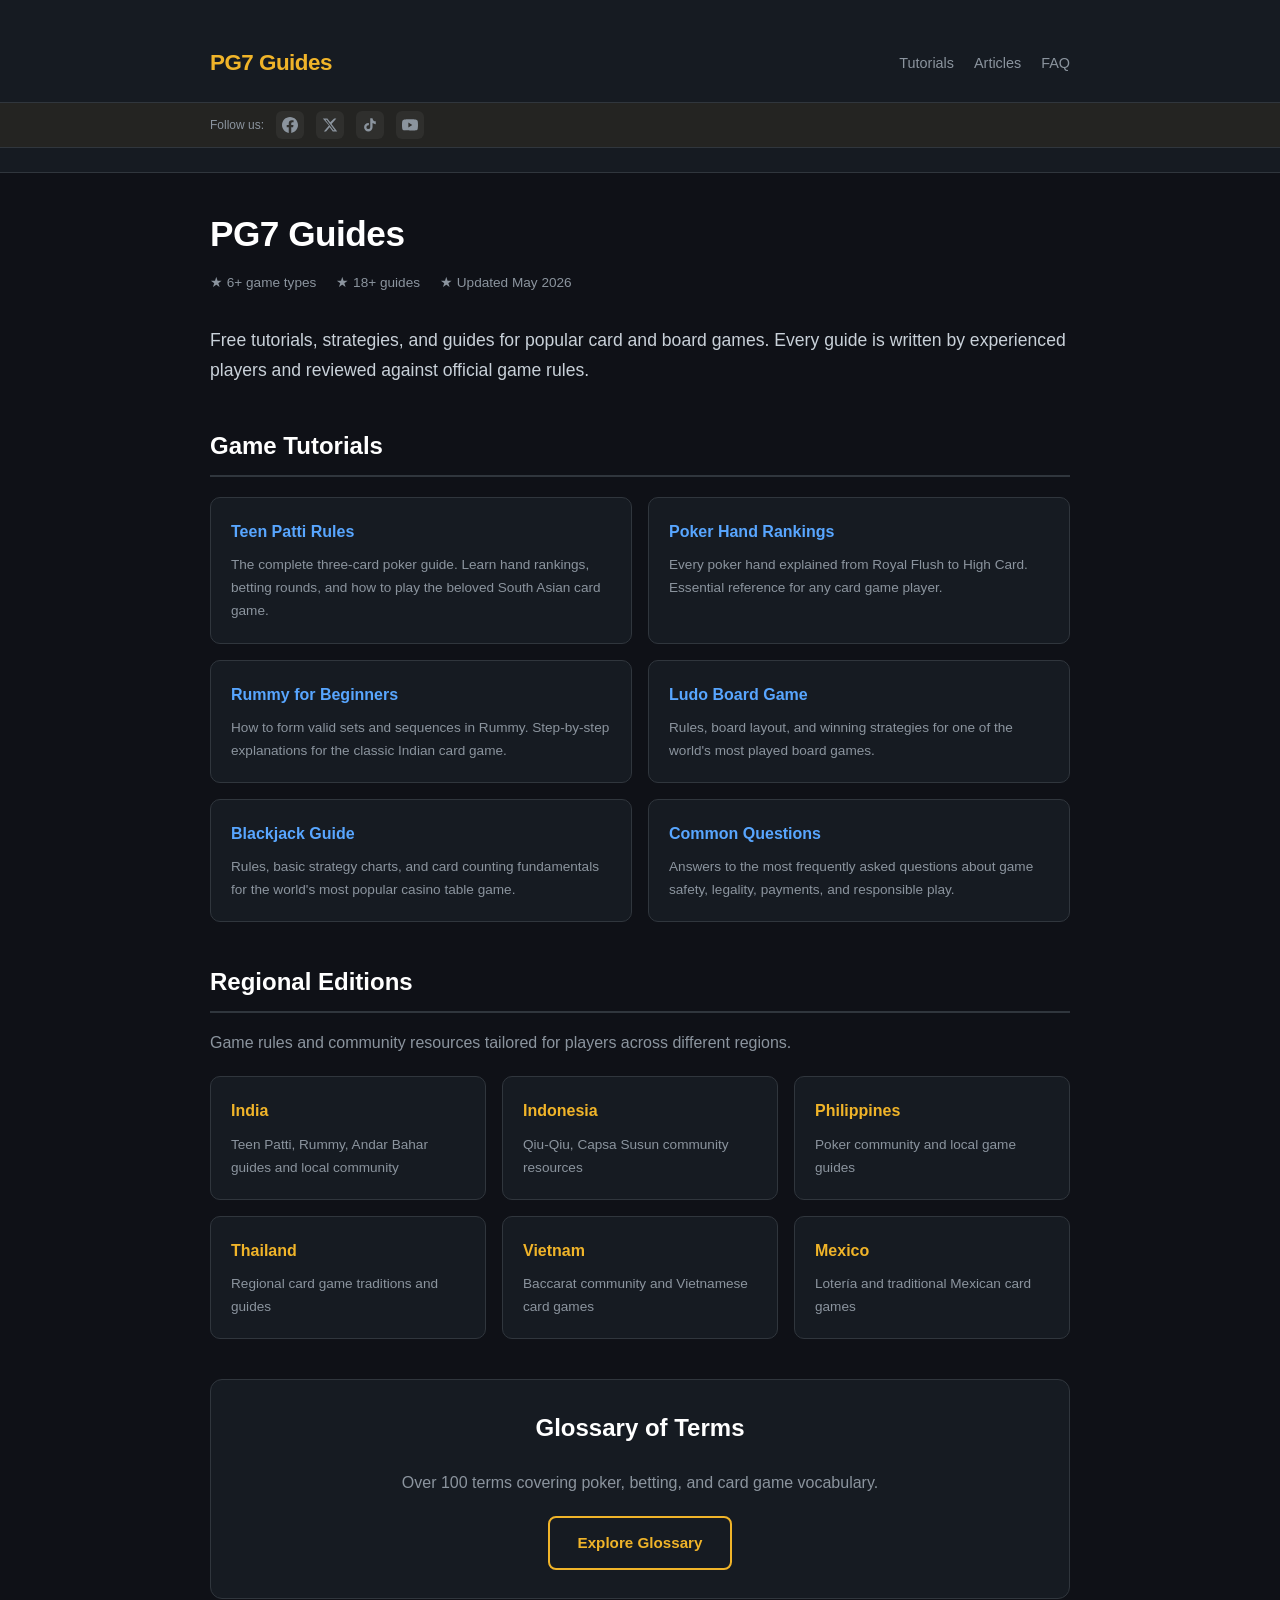
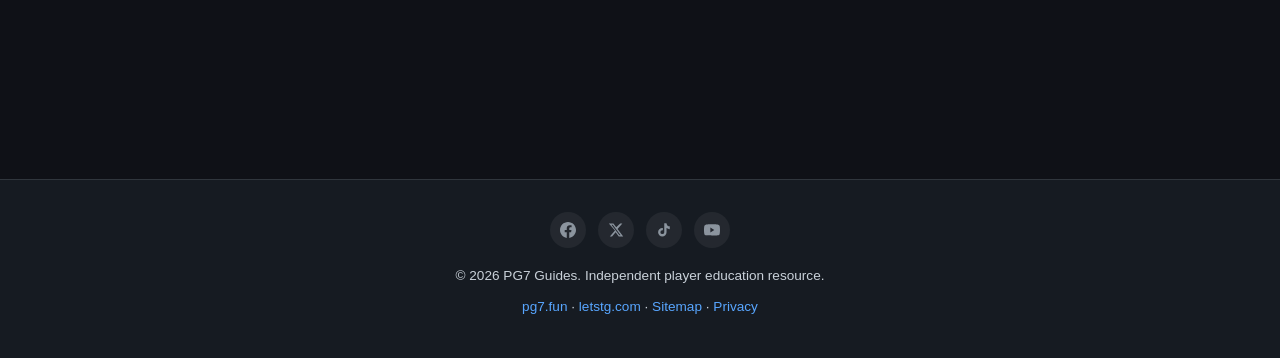
<file: index.html>
<!DOCTYPE html>
<html lang="en">
<head>
  <meta charset="UTF-8">
  <meta name="viewport" content="width=device-width, initial-scale=1.0">
  <title>PG7 Guides — Free Game Tutorials & Strategies [2026]</title>
  <meta name="description" content="Step-by-step guides for Teen Patti, Rummy, Poker, Ludo, and Blackjack. Built by experienced players, backed by math. Updated for 2026.">
  <meta property="og:title" content="PG7 Guides — Free Game Tutorials & Strategies [2026]">
  <meta property="og:description" content="Step-by-step guides for Teen Patti, Rummy, Poker, Ludo, and Blackjack. Built by experienced players, backed by math. Updated for 2026.">
  <meta property="og:type" content="website">
  <meta property="og:site_name" content="PG7 Guides">
  <meta property="og:image" content="https://pg7-guides.github.io/pg7-guides/assets/img/og-image.png">
  <meta name="twitter:card" content="summary_large_image">
  <meta name="twitter:title" content="PG7 Guides — Free Game Tutorials & Strategies [2026]">
  <meta name="twitter:description" content="Step-by-step guides for Teen Patti, Rummy, Poker, Ludo, and Blackjack. Built by experienced players, backed by math. Updated for 2026.">
  <meta name="twitter:image" content="https://pg7-guides.github.io/pg7-guides/assets/img/og-image.png">
<script type="application/ld+json">{
  "@context": "https://schema.org",
  "@type": "WebSite",
  "name": "PG7 Guides",
  "url": "https://pg7-guides.github.io/pg7-guides",
  "description": "Free game tutorials, strategies, and guides for popular card and board games. Built by players, backed by math.",
  "potentialAction": {
    "@type": "SearchAction",
    "target": {
      "@type": "EntryPoint",
      "urlTemplate": "https://pg7-guides.github.io/pg7-guides/?q={search_term_string}"
    },
    "query-input": "required name=search_term_string"
  }
}</script>

  <link rel="canonical" href="https://pg7-guides.github.io/pg7-guides/index.html">
  <link rel="stylesheet" href="assets/css/style.css">
  <link rel="icon" type="image/svg+xml" href="data:image/svg+xml,<svg xmlns='http://www.w3.org/2000/svg' viewBox='0 0 100 100'><text y='.9em' font-size='90'>&#x1F0B0;</text></svg>">
  <meta name="theme-color" content="#0f1117">
</head>
<body>
  <header>
  <div class="header-top">
    <div class="header-inner">
      <a href="index.html" class="logo">PG7 Guides</a>
      <nav><a href="tutorials/index.html">Tutorials</a><a href="articles/index.html">Articles</a><a href="faq/index.html">FAQ</a></nav>
    </div>
  </div>
  <div class="social-bar">
    <div class="social-bar-inner">
      <span class="social-bar-label">Follow us:</span>
      <a href="https://www.facebook.com/profile.php?id=61589384997044" target="_blank" rel="noopener noreferrer" title="Facebook" aria-label="Facebook" class="social-icon"><svg xmlns="http://www.w3.org/2000/svg" width="16" height="16" viewBox="0 0 24 24" fill="currentColor"><path d="M24 12.073c0-6.627-5.373-12-12-12s-12 5.373-12 12c0 5.99 4.388 10.954 10.125 11.854v-8.385H7.078v-3.47h3.047V9.43c0-3.007 1.792-4.669 4.533-4.669 1.312 0 2.686.235 2.686.235v2.953H15.83c-1.491 0-1.956.925-1.956 1.874v2.25h3.328l-.532 3.47h-2.796v8.385C19.612 23.027 24 18.062 24 12.073z"/></svg></a><a href="https://x.com/pg7_fun" target="_blank" rel="noopener noreferrer" title="X (Twitter)" aria-label="X (Twitter)" class="social-icon"><svg xmlns="http://www.w3.org/2000/svg" width="16" height="16" viewBox="0 0 24 24" fill="currentColor"><path d="M18.244 2.25h3.308l-7.227 8.26 8.502 11.24H16.17l-4.714-6.231-5.401 6.231H2.746l7.73-8.835L1.254 2.25H8.08l4.259 5.631 5.905-5.631zm-1.161 17.52h1.833L7.084 4.126H5.117z"/></svg></a><a href="https://www.tiktok.com/@pg7.fun" target="_blank" rel="noopener noreferrer" title="TikTok" aria-label="TikTok" class="social-icon"><svg xmlns="http://www.w3.org/2000/svg" width="16" height="16" viewBox="0 0 24 24" fill="currentColor"><path d="M19.59 6.69a4.83 4.83 0 0 1-3.77-4.25V2h-3.45v13.67a2.89 2.89 0 0 1-2.88 2.5 2.89 2.89 0 0 1-2.89-2.89 2.89 2.89 0 0 1 2.89-2.89c.28 0 .54.04.79.1V9.01a6.33 6.33 0 0 0-.79-.05 6.34 6.34 0 0 0-6.34 6.34 6.34 6.34 0 0 0 6.34 6.34 6.34 6.34 0 0 0 6.33-6.34v-6.12a8.27 8.27 0 0 0 4.84 1.55V6.5a4.85 4.85 0 0 1-1.01-.19z"/></svg></a><a href="https://www.youtube.com/@pg7_fun" target="_blank" rel="noopener noreferrer" title="YouTube" aria-label="YouTube" class="social-icon"><svg xmlns="http://www.w3.org/2000/svg" width="16" height="16" viewBox="0 0 24 24" fill="currentColor"><path d="M23.498 6.186a3.016 3.016 0 0 0-2.122-2.136C19.505 3.545 12 3.545 12 3.545s-7.505 0-9.377.505A3.017 3.017 0 0 0 .502 6.186C0 8.07 0 12 0 12s0 3.93.502 5.814a3.016 3.016 0 0 0 2.122 2.136c1.871.505 9.376.505 9.376.505s7.505 0 9.377-.505a3.015 3.015 0 0 0 2.122-2.136C24 15.93 24 12 24 12s0-3.93-.502-5.814zM9.545 15.568V8.432L15.455 12l-5.91 3.568z"/></svg></a>
    </div>
  </div>
</header>
<main>
  <h1>PG7 Guides</h1>
  <p class="article-meta">
    <span>&#9733; 6+ game types</span><span>&#9733; 18+ guides</span><span>&#9733; Updated May 2026</span>
  </p>
  <p style="font-size:1.1rem;color:var(--text);margin-bottom:40px">Free tutorials, strategies, and guides for popular card and board games. Every guide is written by experienced players and reviewed against official game rules.</p>

  <h2>Game Tutorials</h2>
  <div class="related-grid">
    <a href="tutorials/teen-patti-rules.html" class="related-card"><h3>Teen Patti Rules</h3><p>The complete three-card poker guide. Learn hand rankings, betting rounds, and how to play the beloved South Asian card game.</p></a>
    <a href="tutorials/poker-hand-rankings.html" class="related-card"><h3>Poker Hand Rankings</h3><p>Every poker hand explained from Royal Flush to High Card. Essential reference for any card game player.</p></a>
    <a href="tutorials/rummy-beginners-guide.html" class="related-card"><h3>Rummy for Beginners</h3><p>How to form valid sets and sequences in Rummy. Step-by-step explanations for the classic Indian card game.</p></a>
    <a href="tutorials/ludo-board-game.html" class="related-card"><h3>Ludo Board Game</h3><p>Rules, board layout, and winning strategies for one of the world's most played board games.</p></a>
    <a href="tutorials/blackjack-strategy.html" class="related-card"><h3>Blackjack Guide</h3><p>Rules, basic strategy charts, and card counting fundamentals for the world's most popular casino table game.</p></a>
    <a href="faq/common-questions.html" class="related-card"><h3>Common Questions</h3><p>Answers to the most frequently asked questions about game safety, legality, payments, and responsible play.</p></a>
  </div>

  <h2>Regional Editions</h2>
  <p style="margin-bottom:20px;color:var(--text-muted)">Game rules and community resources tailored for players across different regions.</p>
  <div class="resource-grid">
    <a href="https://pg7.fun/regions/india" class="resource-card" rel="noopener"><h3>India</h3><p>Teen Patti, Rummy, Andar Bahar guides and local community</p></a>
    <a href="https://pg7.fun/regions/indonesia" class="resource-card" rel="noopener"><h3>Indonesia</h3><p>Qiu-Qiu, Capsa Susun community resources</p></a>
    <a href="https://pg7.fun/regions/philippines" class="resource-card" rel="noopener"><h3>Philippines</h3><p>Poker community and local game guides</p></a>
    <a href="https://pg7.fun/regions/thailand" class="resource-card" rel="noopener"><h3>Thailand</h3><p>Regional card game traditions and guides</p></a>
    <a href="https://pg7.fun/regions/vietnam" class="resource-card" rel="noopener"><h3>Vietnam</h3><p>Baccarat community and Vietnamese card games</p></a>
    <a href="https://pg7.fun/regions/mexico" class="resource-card" rel="noopener"><h3>Mexico</h3><p>Lotería and traditional Mexican card games</p></a>
  </div>

  <div class="cta-section">
    <h2>Glossary of Terms</h2>
    <p style="margin-bottom:20px;color:var(--text-muted)">Over 100 terms covering poker, betting, and card game vocabulary.</p>
    <a href="https://pg7.fun/glossary" class="btn btn-outline" rel="noopener">Explore Glossary</a>
  </div>
</main>
<footer>
  <div class="social-links"><a href="https://www.facebook.com/profile.php?id=61589384997044" target="_blank" rel="noopener noreferrer" title="Facebook" aria-label="Facebook"><svg xmlns="http://www.w3.org/2000/svg" width="16" height="16" viewBox="0 0 24 24" fill="currentColor"><path d="M24 12.073c0-6.627-5.373-12-12-12s-12 5.373-12 12c0 5.99 4.388 10.954 10.125 11.854v-8.385H7.078v-3.47h3.047V9.43c0-3.007 1.792-4.669 4.533-4.669 1.312 0 2.686.235 2.686.235v2.953H15.83c-1.491 0-1.956.925-1.956 1.874v2.25h3.328l-.532 3.47h-2.796v8.385C19.612 23.027 24 18.062 24 12.073z"/></svg></a>
    <a href="https://x.com/pg7_fun" target="_blank" rel="noopener noreferrer" title="X (Twitter)" aria-label="X (Twitter)"><svg xmlns="http://www.w3.org/2000/svg" width="16" height="16" viewBox="0 0 24 24" fill="currentColor"><path d="M18.244 2.25h3.308l-7.227 8.26 8.502 11.24H16.17l-4.714-6.231-5.401 6.231H2.746l7.73-8.835L1.254 2.25H8.08l4.259 5.631 5.905-5.631zm-1.161 17.52h1.833L7.084 4.126H5.117z"/></svg></a>
    <a href="https://www.tiktok.com/@pg7.fun" target="_blank" rel="noopener noreferrer" title="TikTok" aria-label="TikTok"><svg xmlns="http://www.w3.org/2000/svg" width="16" height="16" viewBox="0 0 24 24" fill="currentColor"><path d="M19.59 6.69a4.83 4.83 0 0 1-3.77-4.25V2h-3.45v13.67a2.89 2.89 0 0 1-2.88 2.5 2.89 2.89 0 0 1-2.89-2.89 2.89 2.89 0 0 1 2.89-2.89c.28 0 .54.04.79.1V9.01a6.33 6.33 0 0 0-.79-.05 6.34 6.34 0 0 0-6.34 6.34 6.34 6.34 0 0 0 6.34 6.34 6.34 6.34 0 0 0 6.33-6.34v-6.12a8.27 8.27 0 0 0 4.84 1.55V6.5a4.85 4.85 0 0 1-1.01-.19z"/></svg></a>
    <a href="https://www.youtube.com/@pg7_fun" target="_blank" rel="noopener noreferrer" title="YouTube" aria-label="YouTube"><svg xmlns="http://www.w3.org/2000/svg" width="16" height="16" viewBox="0 0 24 24" fill="currentColor"><path d="M23.498 6.186a3.016 3.016 0 0 0-2.122-2.136C19.505 3.545 12 3.545 12 3.545s-7.505 0-9.377.505A3.017 3.017 0 0 0 .502 6.186C0 8.07 0 12 0 12s0 3.93.502 5.814a3.016 3.016 0 0 0 2.122 2.136c1.871.505 9.376.505 9.376.505s7.505 0 9.377-.505a3.015 3.015 0 0 0 2.122-2.136C24 15.93 24 12 24 12s0-3.93-.502-5.814zM9.545 15.568V8.432L15.455 12l-5.91 3.568z"/></svg></a>
    </div>
  <p>&copy; 2026 PG7 Guides. Independent player education resource.</p>
  <p>
    <a href="https://pg7.fun">pg7.fun</a> &middot;
    <a href="https://letstg.com">letstg.com</a> &middot;
    <a href="https://pg7-guides.github.io/pg7-guides/sitemap.xml">Sitemap</a> &middot;
    <a href="https://pg7-guides.github.io/pg7-guides/robots.txt">Privacy</a>
  </p>
</footer>
<script src="/assets/js/main.js"></script>
  <script src="assets/js/main.js"></script>
</body>
</html>
</file>
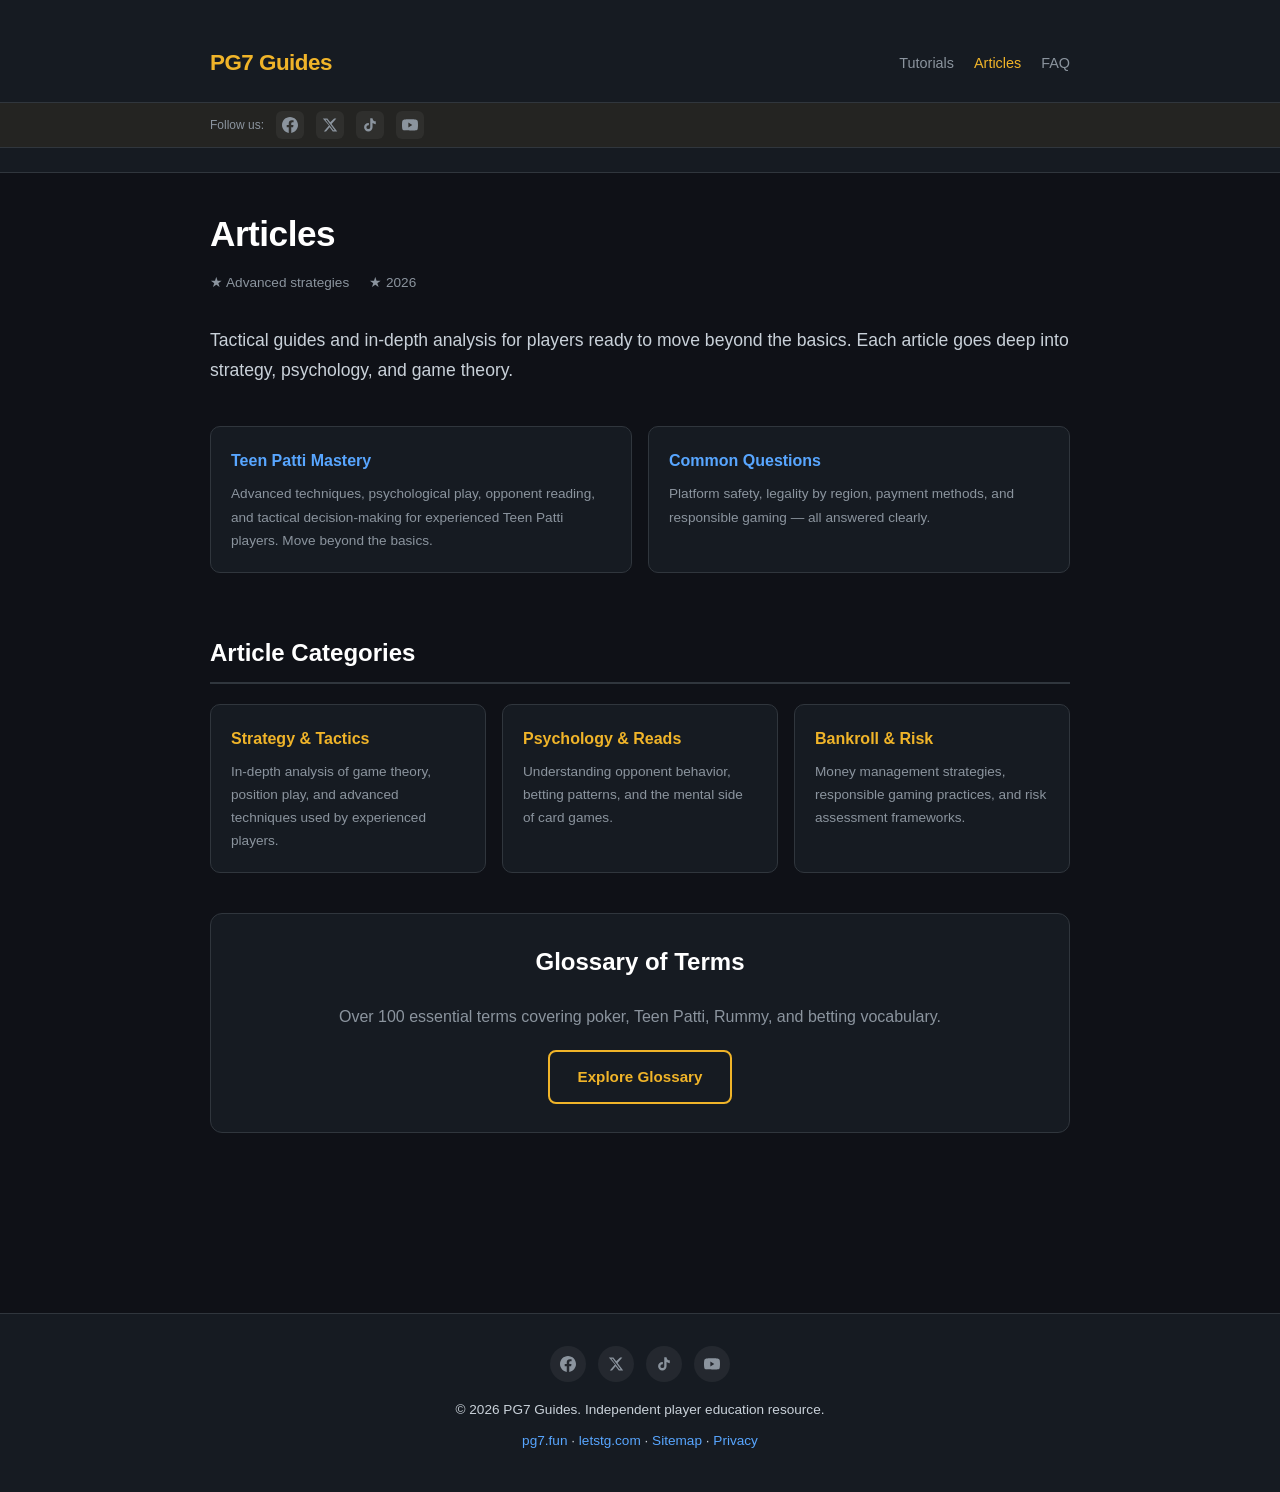
<file: articles/index.html>
<!DOCTYPE html>
<html lang="en">
<head>
  <meta charset="UTF-8">
  <meta name="viewport" content="width=device-width, initial-scale=1.0">
  <title>Articles | PG7 Guides</title>
  <meta name="description" content="Advanced game strategy articles and in-depth analysis. Move beyond the basics with expert-level content for Teen Patti, Rummy, and more.">
  <meta property="og:title" content="Articles | PG7 Guides">
  <meta property="og:description" content="Advanced game strategy articles and in-depth analysis. Move beyond the basics with expert-level content for Teen Patti, Rummy, and more.">
  <meta property="og:type" content="website">
  <meta property="og:site_name" content="PG7 Guides">
  <meta property="og:image" content="https://pg7-guides.github.io/pg7-guides/assets/img/og-image.png">
  <meta name="twitter:card" content="summary_large_image">
  <meta name="twitter:title" content="Articles | PG7 Guides">
  <meta name="twitter:description" content="Advanced game strategy articles and in-depth analysis. Move beyond the basics with expert-level content for Teen Patti, Rummy, and more.">
  <meta name="twitter:image" content="https://pg7-guides.github.io/pg7-guides/assets/img/og-image.png">

  <link rel="canonical" href="https://pg7-guides.github.io/pg7-guides/articles/index.html">
  <link rel="stylesheet" href="../assets/css/style.css">
  <link rel="icon" type="image/svg+xml" href="data:image/svg+xml,<svg xmlns='http://www.w3.org/2000/svg' viewBox='0 0 100 100'><text y='.9em' font-size='90'>&#x1F0B0;</text></svg>">
  <meta name="theme-color" content="#0f1117">
</head>
<body>
  <header>
  <div class="header-top">
    <div class="header-inner">
      <a href="index.html" class="logo">PG7 Guides</a>
      <nav><a href="tutorials/index.html">Tutorials</a><a href="articles/index.html" class="active">Articles</a><a href="faq/index.html">FAQ</a></nav>
    </div>
  </div>
  <div class="social-bar">
    <div class="social-bar-inner">
      <span class="social-bar-label">Follow us:</span>
      <a href="https://www.facebook.com/profile.php?id=61589384997044" target="_blank" rel="noopener noreferrer" title="Facebook" aria-label="Facebook" class="social-icon"><svg xmlns="http://www.w3.org/2000/svg" width="16" height="16" viewBox="0 0 24 24" fill="currentColor"><path d="M24 12.073c0-6.627-5.373-12-12-12s-12 5.373-12 12c0 5.99 4.388 10.954 10.125 11.854v-8.385H7.078v-3.47h3.047V9.43c0-3.007 1.792-4.669 4.533-4.669 1.312 0 2.686.235 2.686.235v2.953H15.83c-1.491 0-1.956.925-1.956 1.874v2.25h3.328l-.532 3.47h-2.796v8.385C19.612 23.027 24 18.062 24 12.073z"/></svg></a><a href="https://x.com/pg7_fun" target="_blank" rel="noopener noreferrer" title="X (Twitter)" aria-label="X (Twitter)" class="social-icon"><svg xmlns="http://www.w3.org/2000/svg" width="16" height="16" viewBox="0 0 24 24" fill="currentColor"><path d="M18.244 2.25h3.308l-7.227 8.26 8.502 11.24H16.17l-4.714-6.231-5.401 6.231H2.746l7.73-8.835L1.254 2.25H8.08l4.259 5.631 5.905-5.631zm-1.161 17.52h1.833L7.084 4.126H5.117z"/></svg></a><a href="https://www.tiktok.com/@pg7.fun" target="_blank" rel="noopener noreferrer" title="TikTok" aria-label="TikTok" class="social-icon"><svg xmlns="http://www.w3.org/2000/svg" width="16" height="16" viewBox="0 0 24 24" fill="currentColor"><path d="M19.59 6.69a4.83 4.83 0 0 1-3.77-4.25V2h-3.45v13.67a2.89 2.89 0 0 1-2.88 2.5 2.89 2.89 0 0 1-2.89-2.89 2.89 2.89 0 0 1 2.89-2.89c.28 0 .54.04.79.1V9.01a6.33 6.33 0 0 0-.79-.05 6.34 6.34 0 0 0-6.34 6.34 6.34 6.34 0 0 0 6.34 6.34 6.34 6.34 0 0 0 6.33-6.34v-6.12a8.27 8.27 0 0 0 4.84 1.55V6.5a4.85 4.85 0 0 1-1.01-.19z"/></svg></a><a href="https://www.youtube.com/@pg7_fun" target="_blank" rel="noopener noreferrer" title="YouTube" aria-label="YouTube" class="social-icon"><svg xmlns="http://www.w3.org/2000/svg" width="16" height="16" viewBox="0 0 24 24" fill="currentColor"><path d="M23.498 6.186a3.016 3.016 0 0 0-2.122-2.136C19.505 3.545 12 3.545 12 3.545s-7.505 0-9.377.505A3.017 3.017 0 0 0 .502 6.186C0 8.07 0 12 0 12s0 3.93.502 5.814a3.016 3.016 0 0 0 2.122 2.136c1.871.505 9.376.505 9.376.505s7.505 0 9.377-.505a3.015 3.015 0 0 0 2.122-2.136C24 15.93 24 12 24 12s0-3.93-.502-5.814zM9.545 15.568V8.432L15.455 12l-5.91 3.568z"/></svg></a>
    </div>
  </div>
</header>
<main>
  <h1>Articles</h1>
  <p class="article-meta"><span>&#9733; Advanced strategies</span><span>&#9733; 2026</span></p>
  <p style="font-size:1.1rem;color:var(--text);margin-bottom:40px">Tactical guides and in-depth analysis for players ready to move beyond the basics. Each article goes deep into strategy, psychology, and game theory.</p>
  <div class="related-grid">
    <a href="teen-patti-mastery.html" class="related-card"><h3>Teen Patti Mastery</h3><p>Advanced techniques, psychological play, opponent reading, and tactical decision-making for experienced Teen Patti players. Move beyond the basics.</p></a>
    <a href="../faq/common-questions.html" class="related-card"><h3>Common Questions</h3><p>Platform safety, legality by region, payment methods, and responsible gaming — all answered clearly.</p></a>
  </div>

  <h2 style="margin-top:60px">Article Categories</h2>
  <div class="resource-grid">
    <div class="resource-card"><h3>Strategy & Tactics</h3><p>In-depth analysis of game theory, position play, and advanced techniques used by experienced players.</p></div>
    <div class="resource-card"><h3>Psychology & Reads</h3><p>Understanding opponent behavior, betting patterns, and the mental side of card games.</p></div>
    <div class="resource-card"><h3>Bankroll & Risk</h3><p>Money management strategies, responsible gaming practices, and risk assessment frameworks.</p></div>
  </div>

  <div class="cta-section">
    <h2>Glossary of Terms</h2>
    <p style="margin-bottom:20px;color:var(--text-muted)">Over 100 essential terms covering poker, Teen Patti, Rummy, and betting vocabulary.</p>
    <a href="https://pg7.fun/glossary" class="btn btn-outline" rel="noopener">Explore Glossary</a>
  </div>
</main>
<footer>
  <div class="social-links"><a href="https://www.facebook.com/profile.php?id=61589384997044" target="_blank" rel="noopener noreferrer" title="Facebook" aria-label="Facebook"><svg xmlns="http://www.w3.org/2000/svg" width="16" height="16" viewBox="0 0 24 24" fill="currentColor"><path d="M24 12.073c0-6.627-5.373-12-12-12s-12 5.373-12 12c0 5.99 4.388 10.954 10.125 11.854v-8.385H7.078v-3.47h3.047V9.43c0-3.007 1.792-4.669 4.533-4.669 1.312 0 2.686.235 2.686.235v2.953H15.83c-1.491 0-1.956.925-1.956 1.874v2.25h3.328l-.532 3.47h-2.796v8.385C19.612 23.027 24 18.062 24 12.073z"/></svg></a>
    <a href="https://x.com/pg7_fun" target="_blank" rel="noopener noreferrer" title="X (Twitter)" aria-label="X (Twitter)"><svg xmlns="http://www.w3.org/2000/svg" width="16" height="16" viewBox="0 0 24 24" fill="currentColor"><path d="M18.244 2.25h3.308l-7.227 8.26 8.502 11.24H16.17l-4.714-6.231-5.401 6.231H2.746l7.73-8.835L1.254 2.25H8.08l4.259 5.631 5.905-5.631zm-1.161 17.52h1.833L7.084 4.126H5.117z"/></svg></a>
    <a href="https://www.tiktok.com/@pg7.fun" target="_blank" rel="noopener noreferrer" title="TikTok" aria-label="TikTok"><svg xmlns="http://www.w3.org/2000/svg" width="16" height="16" viewBox="0 0 24 24" fill="currentColor"><path d="M19.59 6.69a4.83 4.83 0 0 1-3.77-4.25V2h-3.45v13.67a2.89 2.89 0 0 1-2.88 2.5 2.89 2.89 0 0 1-2.89-2.89 2.89 2.89 0 0 1 2.89-2.89c.28 0 .54.04.79.1V9.01a6.33 6.33 0 0 0-.79-.05 6.34 6.34 0 0 0-6.34 6.34 6.34 6.34 0 0 0 6.34 6.34 6.34 6.34 0 0 0 6.33-6.34v-6.12a8.27 8.27 0 0 0 4.84 1.55V6.5a4.85 4.85 0 0 1-1.01-.19z"/></svg></a>
    <a href="https://www.youtube.com/@pg7_fun" target="_blank" rel="noopener noreferrer" title="YouTube" aria-label="YouTube"><svg xmlns="http://www.w3.org/2000/svg" width="16" height="16" viewBox="0 0 24 24" fill="currentColor"><path d="M23.498 6.186a3.016 3.016 0 0 0-2.122-2.136C19.505 3.545 12 3.545 12 3.545s-7.505 0-9.377.505A3.017 3.017 0 0 0 .502 6.186C0 8.07 0 12 0 12s0 3.93.502 5.814a3.016 3.016 0 0 0 2.122 2.136c1.871.505 9.376.505 9.376.505s7.505 0 9.377-.505a3.015 3.015 0 0 0 2.122-2.136C24 15.93 24 12 24 12s0-3.93-.502-5.814zM9.545 15.568V8.432L15.455 12l-5.91 3.568z"/></svg></a>
    </div>
  <p>&copy; 2026 PG7 Guides. Independent player education resource.</p>
  <p>
    <a href="https://pg7.fun">pg7.fun</a> &middot;
    <a href="https://letstg.com">letstg.com</a> &middot;
    <a href="https://pg7-guides.github.io/pg7-guides/sitemap.xml">Sitemap</a> &middot;
    <a href="https://pg7-guides.github.io/pg7-guides/robots.txt">Privacy</a>
  </p>
</footer>
<script src="/assets/js/main.js"></script>
  <script src="../assets/js/main.js"></script>
</body>
</html>
</file>
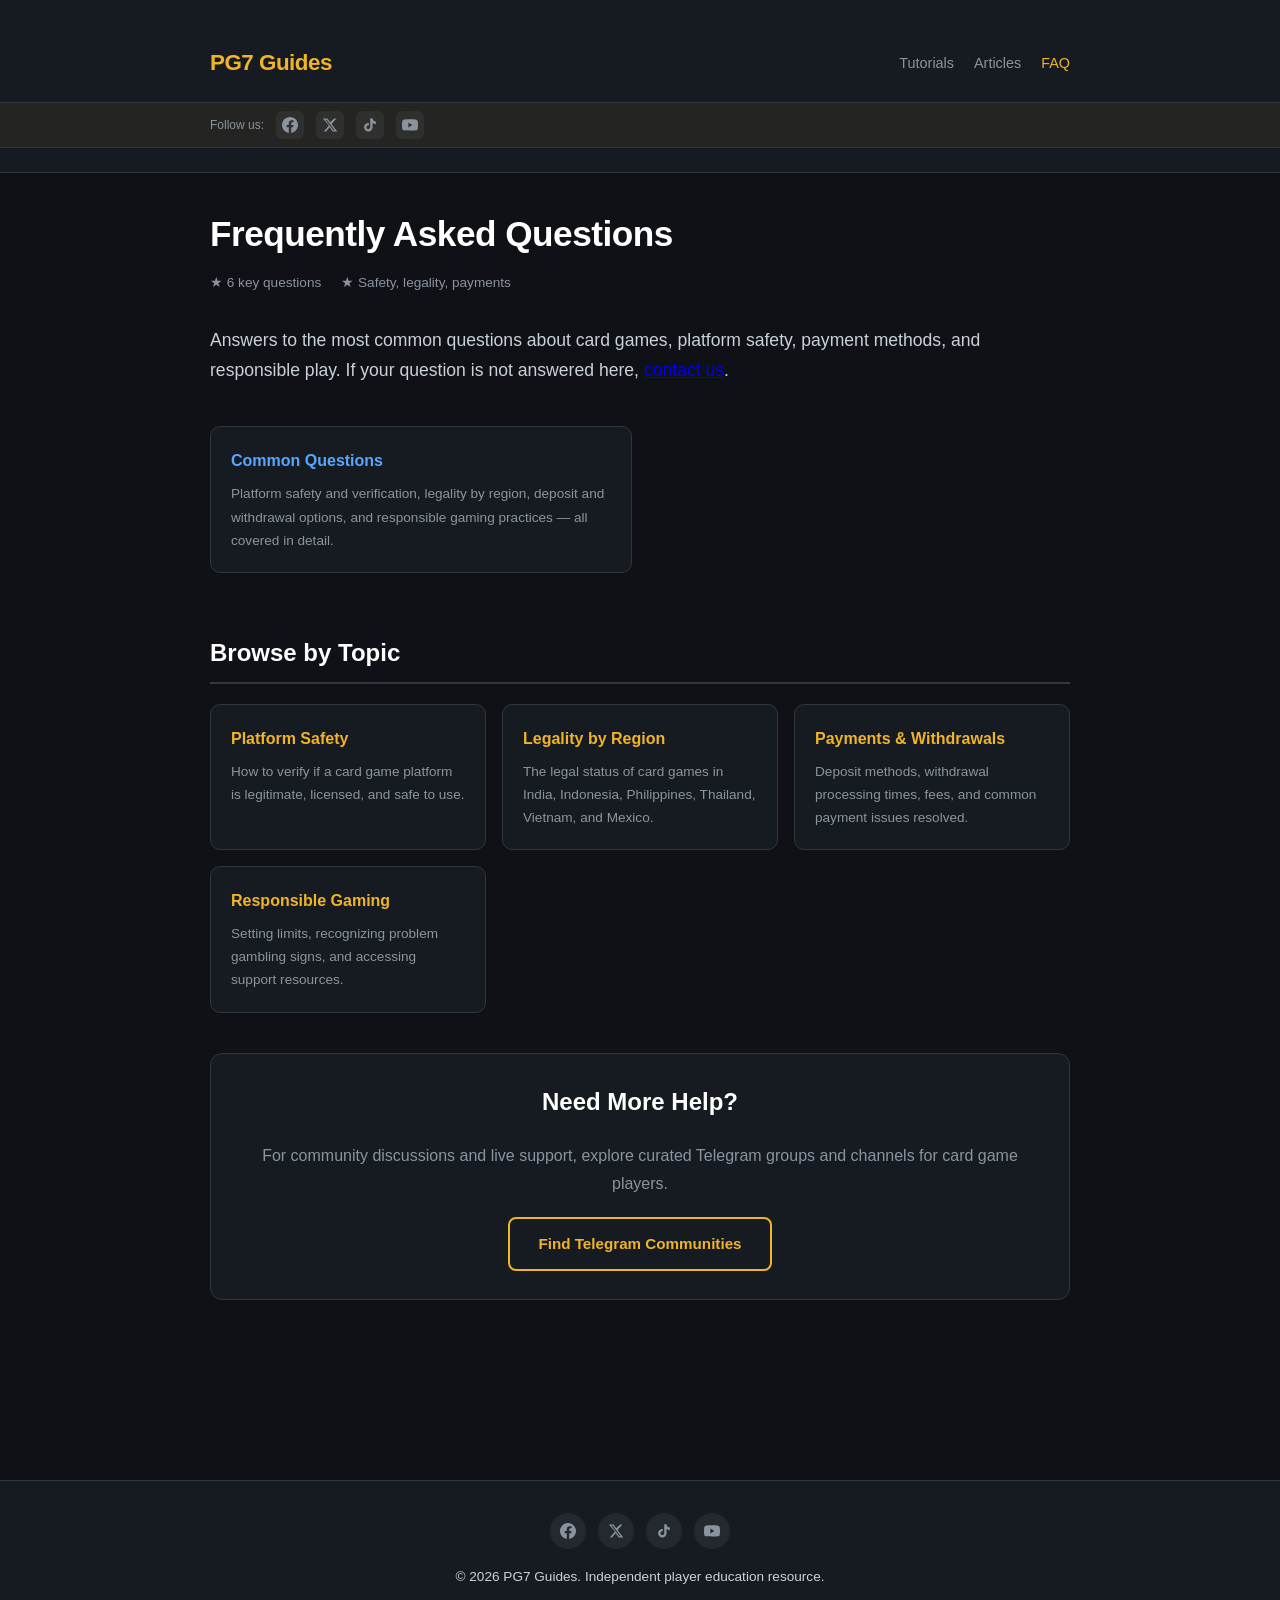
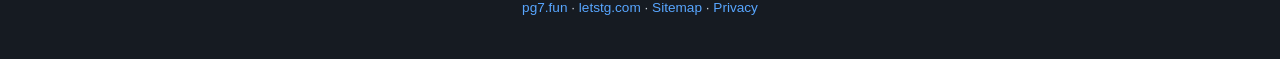
<file: faq/index.html>
<!DOCTYPE html>
<html lang="en">
<head>
  <meta charset="UTF-8">
  <meta name="viewport" content="width=device-width, initial-scale=1.0">
  <title>FAQ | PG7 Guides</title>
  <meta name="description" content="Frequently asked questions about card games: platform safety, legality, payment methods, and responsible gaming.">
  <meta property="og:title" content="FAQ | PG7 Guides">
  <meta property="og:description" content="Frequently asked questions about card games: platform safety, legality, payment methods, and responsible gaming.">
  <meta property="og:type" content="website">
  <meta property="og:site_name" content="PG7 Guides">
  <meta property="og:image" content="https://pg7-guides.github.io/pg7-guides/assets/img/og-image.png">
  <meta name="twitter:card" content="summary_large_image">
  <meta name="twitter:title" content="FAQ | PG7 Guides">
  <meta name="twitter:description" content="Frequently asked questions about card games: platform safety, legality, payment methods, and responsible gaming.">
  <meta name="twitter:image" content="https://pg7-guides.github.io/pg7-guides/assets/img/og-image.png">

  <link rel="canonical" href="https://pg7-guides.github.io/pg7-guides/faq/index.html">
  <link rel="stylesheet" href="../assets/css/style.css">
  <link rel="icon" type="image/svg+xml" href="data:image/svg+xml,<svg xmlns='http://www.w3.org/2000/svg' viewBox='0 0 100 100'><text y='.9em' font-size='90'>&#x1F0B0;</text></svg>">
  <meta name="theme-color" content="#0f1117">
</head>
<body>
  <header>
  <div class="header-top">
    <div class="header-inner">
      <a href="index.html" class="logo">PG7 Guides</a>
      <nav><a href="tutorials/index.html">Tutorials</a><a href="articles/index.html">Articles</a><a href="faq/index.html" class="active">FAQ</a></nav>
    </div>
  </div>
  <div class="social-bar">
    <div class="social-bar-inner">
      <span class="social-bar-label">Follow us:</span>
      <a href="https://www.facebook.com/profile.php?id=61589384997044" target="_blank" rel="noopener noreferrer" title="Facebook" aria-label="Facebook" class="social-icon"><svg xmlns="http://www.w3.org/2000/svg" width="16" height="16" viewBox="0 0 24 24" fill="currentColor"><path d="M24 12.073c0-6.627-5.373-12-12-12s-12 5.373-12 12c0 5.99 4.388 10.954 10.125 11.854v-8.385H7.078v-3.47h3.047V9.43c0-3.007 1.792-4.669 4.533-4.669 1.312 0 2.686.235 2.686.235v2.953H15.83c-1.491 0-1.956.925-1.956 1.874v2.25h3.328l-.532 3.47h-2.796v8.385C19.612 23.027 24 18.062 24 12.073z"/></svg></a><a href="https://x.com/pg7_fun" target="_blank" rel="noopener noreferrer" title="X (Twitter)" aria-label="X (Twitter)" class="social-icon"><svg xmlns="http://www.w3.org/2000/svg" width="16" height="16" viewBox="0 0 24 24" fill="currentColor"><path d="M18.244 2.25h3.308l-7.227 8.26 8.502 11.24H16.17l-4.714-6.231-5.401 6.231H2.746l7.73-8.835L1.254 2.25H8.08l4.259 5.631 5.905-5.631zm-1.161 17.52h1.833L7.084 4.126H5.117z"/></svg></a><a href="https://www.tiktok.com/@pg7.fun" target="_blank" rel="noopener noreferrer" title="TikTok" aria-label="TikTok" class="social-icon"><svg xmlns="http://www.w3.org/2000/svg" width="16" height="16" viewBox="0 0 24 24" fill="currentColor"><path d="M19.59 6.69a4.83 4.83 0 0 1-3.77-4.25V2h-3.45v13.67a2.89 2.89 0 0 1-2.88 2.5 2.89 2.89 0 0 1-2.89-2.89 2.89 2.89 0 0 1 2.89-2.89c.28 0 .54.04.79.1V9.01a6.33 6.33 0 0 0-.79-.05 6.34 6.34 0 0 0-6.34 6.34 6.34 6.34 0 0 0 6.34 6.34 6.34 6.34 0 0 0 6.33-6.34v-6.12a8.27 8.27 0 0 0 4.84 1.55V6.5a4.85 4.85 0 0 1-1.01-.19z"/></svg></a><a href="https://www.youtube.com/@pg7_fun" target="_blank" rel="noopener noreferrer" title="YouTube" aria-label="YouTube" class="social-icon"><svg xmlns="http://www.w3.org/2000/svg" width="16" height="16" viewBox="0 0 24 24" fill="currentColor"><path d="M23.498 6.186a3.016 3.016 0 0 0-2.122-2.136C19.505 3.545 12 3.545 12 3.545s-7.505 0-9.377.505A3.017 3.017 0 0 0 .502 6.186C0 8.07 0 12 0 12s0 3.93.502 5.814a3.016 3.016 0 0 0 2.122 2.136c1.871.505 9.376.505 9.376.505s7.505 0 9.377-.505a3.015 3.015 0 0 0 2.122-2.136C24 15.93 24 12 24 12s0-3.93-.502-5.814zM9.545 15.568V8.432L15.455 12l-5.91 3.568z"/></svg></a>
    </div>
  </div>
</header>
<main>
  <h1>Frequently Asked Questions</h1>
  <p class="article-meta"><span>&#9733; 6 key questions</span><span>&#9733; Safety, legality, payments</span></p>
  <p style="font-size:1.1rem;color:var(--text);margin-bottom:40px">Answers to the most common questions about card games, platform safety, payment methods, and responsible play. If your question is not answered here, <a href="https://pg7.fun/contact" rel="noopener">contact us</a>.</p>
  <div class="related-grid">
    <a href="common-questions.html" class="related-card"><h3>Common Questions</h3><p>Platform safety and verification, legality by region, deposit and withdrawal options, and responsible gaming practices — all covered in detail.</p></a>
  </div>

  <h2 style="margin-top:60px">Browse by Topic</h2>
  <div class="resource-grid">
    <div class="resource-card"><h3>Platform Safety</h3><p>How to verify if a card game platform is legitimate, licensed, and safe to use.</p></div>
    <div class="resource-card"><h3>Legality by Region</h3><p>The legal status of card games in India, Indonesia, Philippines, Thailand, Vietnam, and Mexico.</p></div>
    <div class="resource-card"><h3>Payments & Withdrawals</h3><p>Deposit methods, withdrawal processing times, fees, and common payment issues resolved.</p></div>
    <div class="resource-card"><h3>Responsible Gaming</h3><p>Setting limits, recognizing problem gambling signs, and accessing support resources.</p></div>
  </div>

  <div class="cta-section">
    <h2>Need More Help?</h2>
    <p style="margin-bottom:20px;color:var(--text-muted)">For community discussions and live support, explore curated Telegram groups and channels for card game players.</p>
    <a href="https://letstg.com" class="btn btn-outline" rel="noopener noreferrer" target="_blank">Find Telegram Communities</a>
  </div>
</main>
<footer>
  <div class="social-links"><a href="https://www.facebook.com/profile.php?id=61589384997044" target="_blank" rel="noopener noreferrer" title="Facebook" aria-label="Facebook"><svg xmlns="http://www.w3.org/2000/svg" width="16" height="16" viewBox="0 0 24 24" fill="currentColor"><path d="M24 12.073c0-6.627-5.373-12-12-12s-12 5.373-12 12c0 5.99 4.388 10.954 10.125 11.854v-8.385H7.078v-3.47h3.047V9.43c0-3.007 1.792-4.669 4.533-4.669 1.312 0 2.686.235 2.686.235v2.953H15.83c-1.491 0-1.956.925-1.956 1.874v2.25h3.328l-.532 3.47h-2.796v8.385C19.612 23.027 24 18.062 24 12.073z"/></svg></a>
    <a href="https://x.com/pg7_fun" target="_blank" rel="noopener noreferrer" title="X (Twitter)" aria-label="X (Twitter)"><svg xmlns="http://www.w3.org/2000/svg" width="16" height="16" viewBox="0 0 24 24" fill="currentColor"><path d="M18.244 2.25h3.308l-7.227 8.26 8.502 11.24H16.17l-4.714-6.231-5.401 6.231H2.746l7.73-8.835L1.254 2.25H8.08l4.259 5.631 5.905-5.631zm-1.161 17.52h1.833L7.084 4.126H5.117z"/></svg></a>
    <a href="https://www.tiktok.com/@pg7.fun" target="_blank" rel="noopener noreferrer" title="TikTok" aria-label="TikTok"><svg xmlns="http://www.w3.org/2000/svg" width="16" height="16" viewBox="0 0 24 24" fill="currentColor"><path d="M19.59 6.69a4.83 4.83 0 0 1-3.77-4.25V2h-3.45v13.67a2.89 2.89 0 0 1-2.88 2.5 2.89 2.89 0 0 1-2.89-2.89 2.89 2.89 0 0 1 2.89-2.89c.28 0 .54.04.79.1V9.01a6.33 6.33 0 0 0-.79-.05 6.34 6.34 0 0 0-6.34 6.34 6.34 6.34 0 0 0 6.34 6.34 6.34 6.34 0 0 0 6.33-6.34v-6.12a8.27 8.27 0 0 0 4.84 1.55V6.5a4.85 4.85 0 0 1-1.01-.19z"/></svg></a>
    <a href="https://www.youtube.com/@pg7_fun" target="_blank" rel="noopener noreferrer" title="YouTube" aria-label="YouTube"><svg xmlns="http://www.w3.org/2000/svg" width="16" height="16" viewBox="0 0 24 24" fill="currentColor"><path d="M23.498 6.186a3.016 3.016 0 0 0-2.122-2.136C19.505 3.545 12 3.545 12 3.545s-7.505 0-9.377.505A3.017 3.017 0 0 0 .502 6.186C0 8.07 0 12 0 12s0 3.93.502 5.814a3.016 3.016 0 0 0 2.122 2.136c1.871.505 9.376.505 9.376.505s7.505 0 9.377-.505a3.015 3.015 0 0 0 2.122-2.136C24 15.93 24 12 24 12s0-3.93-.502-5.814zM9.545 15.568V8.432L15.455 12l-5.91 3.568z"/></svg></a>
    </div>
  <p>&copy; 2026 PG7 Guides. Independent player education resource.</p>
  <p>
    <a href="https://pg7.fun">pg7.fun</a> &middot;
    <a href="https://letstg.com">letstg.com</a> &middot;
    <a href="https://pg7-guides.github.io/pg7-guides/sitemap.xml">Sitemap</a> &middot;
    <a href="https://pg7-guides.github.io/pg7-guides/robots.txt">Privacy</a>
  </p>
</footer>
<script src="/assets/js/main.js"></script>
  <script src="../assets/js/main.js"></script>
</body>
</html>
</file>
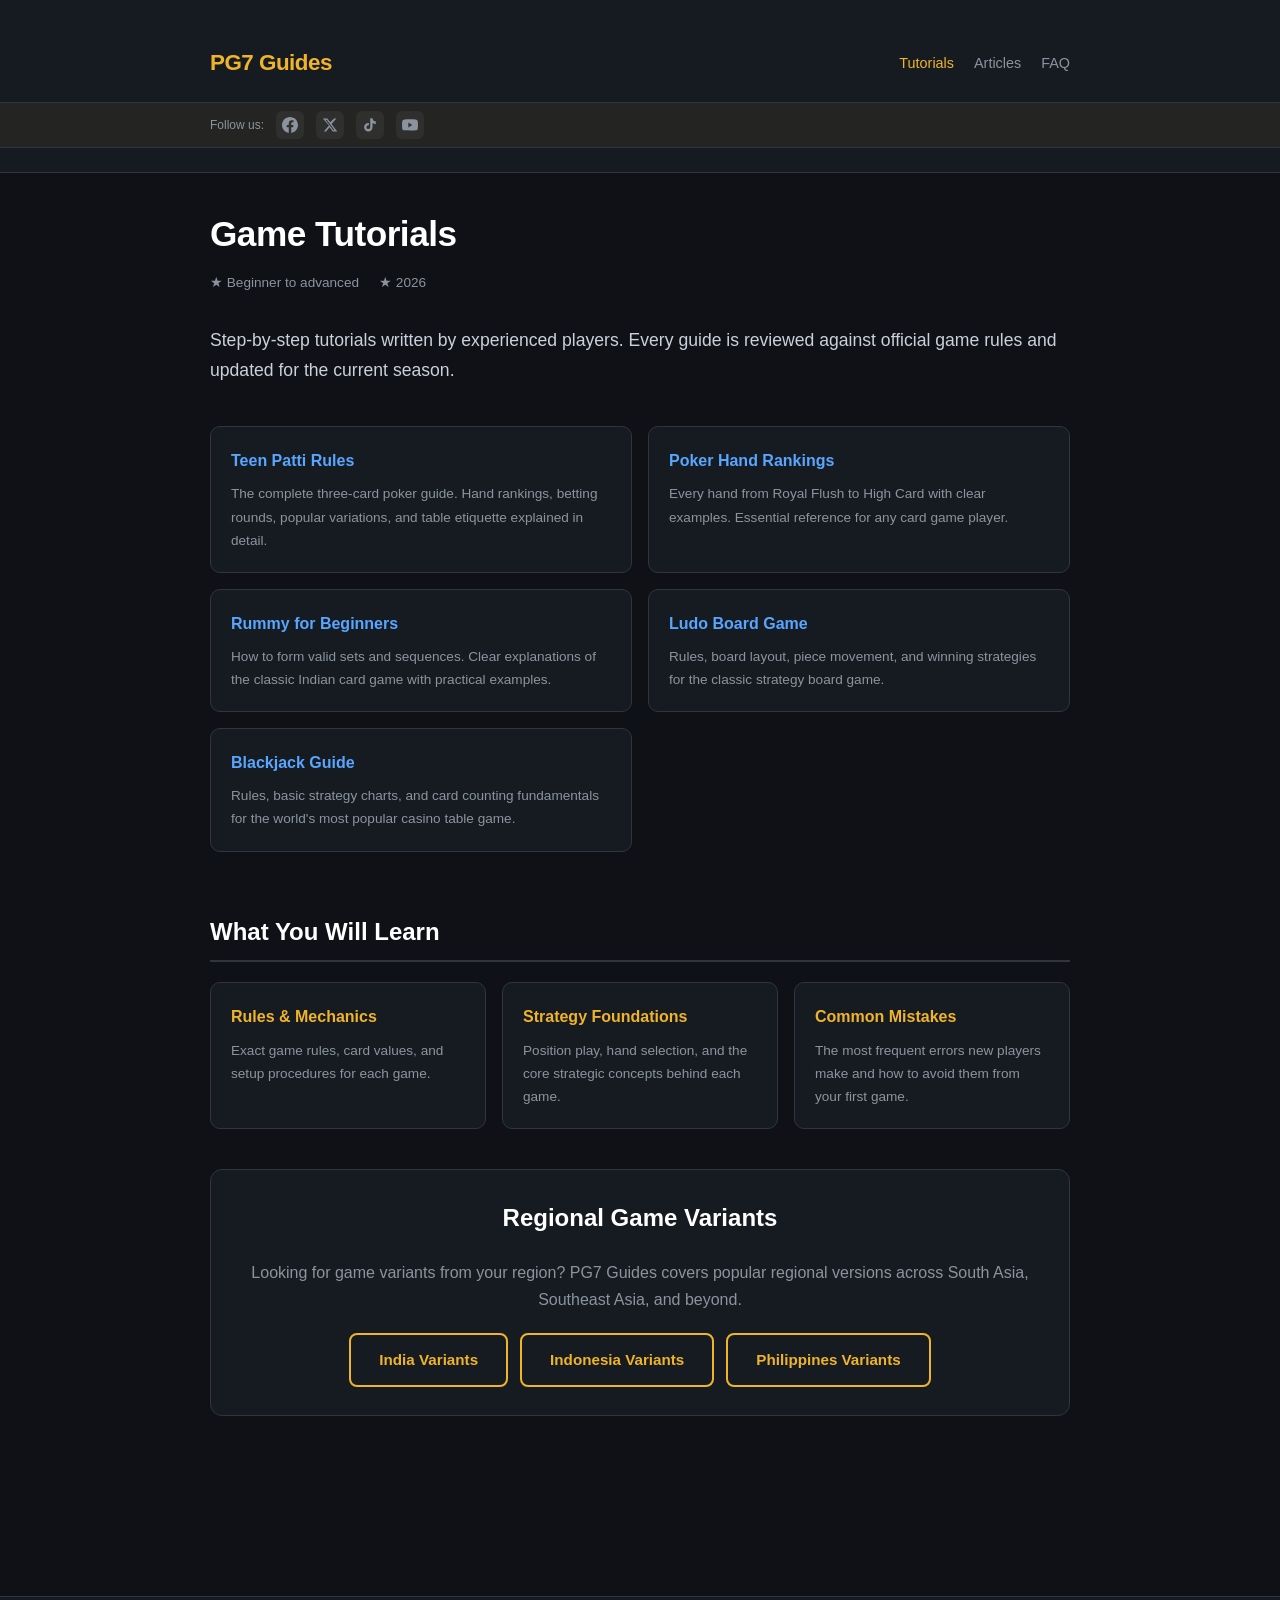
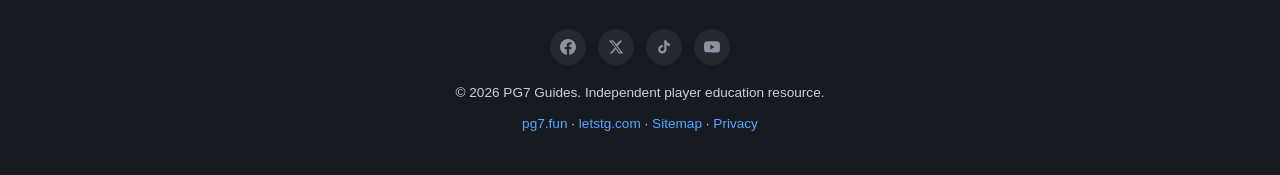
<file: tutorials/index.html>
<!DOCTYPE html>
<html lang="en">
<head>
  <meta charset="UTF-8">
  <meta name="viewport" content="width=device-width, initial-scale=1.0">
  <title>Game Tutorials | PG7 Guides</title>
  <meta name="description" content="Step-by-step guides for Teen Patti, Poker, Rummy, Ludo, and Blackjack. Built by experienced players, backed by math.">
  <meta property="og:title" content="Game Tutorials | PG7 Guides">
  <meta property="og:description" content="Step-by-step guides for Teen Patti, Poker, Rummy, Ludo, and Blackjack. Built by experienced players, backed by math.">
  <meta property="og:type" content="website">
  <meta property="og:site_name" content="PG7 Guides">
  <meta property="og:image" content="https://pg7-guides.github.io/pg7-guides/assets/img/og-image.png">
  <meta name="twitter:card" content="summary_large_image">
  <meta name="twitter:title" content="Game Tutorials | PG7 Guides">
  <meta name="twitter:description" content="Step-by-step guides for Teen Patti, Poker, Rummy, Ludo, and Blackjack. Built by experienced players, backed by math.">
  <meta name="twitter:image" content="https://pg7-guides.github.io/pg7-guides/assets/img/og-image.png">

  <link rel="canonical" href="https://pg7-guides.github.io/pg7-guides/tutorials/index.html">
  <link rel="stylesheet" href="../assets/css/style.css">
  <link rel="icon" type="image/svg+xml" href="data:image/svg+xml,<svg xmlns='http://www.w3.org/2000/svg' viewBox='0 0 100 100'><text y='.9em' font-size='90'>&#x1F0B0;</text></svg>">
  <meta name="theme-color" content="#0f1117">
</head>
<body>
  <header>
  <div class="header-top">
    <div class="header-inner">
      <a href="index.html" class="logo">PG7 Guides</a>
      <nav><a href="tutorials/index.html" class="active">Tutorials</a><a href="articles/index.html">Articles</a><a href="faq/index.html">FAQ</a></nav>
    </div>
  </div>
  <div class="social-bar">
    <div class="social-bar-inner">
      <span class="social-bar-label">Follow us:</span>
      <a href="https://www.facebook.com/profile.php?id=61589384997044" target="_blank" rel="noopener noreferrer" title="Facebook" aria-label="Facebook" class="social-icon"><svg xmlns="http://www.w3.org/2000/svg" width="16" height="16" viewBox="0 0 24 24" fill="currentColor"><path d="M24 12.073c0-6.627-5.373-12-12-12s-12 5.373-12 12c0 5.99 4.388 10.954 10.125 11.854v-8.385H7.078v-3.47h3.047V9.43c0-3.007 1.792-4.669 4.533-4.669 1.312 0 2.686.235 2.686.235v2.953H15.83c-1.491 0-1.956.925-1.956 1.874v2.25h3.328l-.532 3.47h-2.796v8.385C19.612 23.027 24 18.062 24 12.073z"/></svg></a><a href="https://x.com/pg7_fun" target="_blank" rel="noopener noreferrer" title="X (Twitter)" aria-label="X (Twitter)" class="social-icon"><svg xmlns="http://www.w3.org/2000/svg" width="16" height="16" viewBox="0 0 24 24" fill="currentColor"><path d="M18.244 2.25h3.308l-7.227 8.26 8.502 11.24H16.17l-4.714-6.231-5.401 6.231H2.746l7.73-8.835L1.254 2.25H8.08l4.259 5.631 5.905-5.631zm-1.161 17.52h1.833L7.084 4.126H5.117z"/></svg></a><a href="https://www.tiktok.com/@pg7.fun" target="_blank" rel="noopener noreferrer" title="TikTok" aria-label="TikTok" class="social-icon"><svg xmlns="http://www.w3.org/2000/svg" width="16" height="16" viewBox="0 0 24 24" fill="currentColor"><path d="M19.59 6.69a4.83 4.83 0 0 1-3.77-4.25V2h-3.45v13.67a2.89 2.89 0 0 1-2.88 2.5 2.89 2.89 0 0 1-2.89-2.89 2.89 2.89 0 0 1 2.89-2.89c.28 0 .54.04.79.1V9.01a6.33 6.33 0 0 0-.79-.05 6.34 6.34 0 0 0-6.34 6.34 6.34 6.34 0 0 0 6.34 6.34 6.34 6.34 0 0 0 6.33-6.34v-6.12a8.27 8.27 0 0 0 4.84 1.55V6.5a4.85 4.85 0 0 1-1.01-.19z"/></svg></a><a href="https://www.youtube.com/@pg7_fun" target="_blank" rel="noopener noreferrer" title="YouTube" aria-label="YouTube" class="social-icon"><svg xmlns="http://www.w3.org/2000/svg" width="16" height="16" viewBox="0 0 24 24" fill="currentColor"><path d="M23.498 6.186a3.016 3.016 0 0 0-2.122-2.136C19.505 3.545 12 3.545 12 3.545s-7.505 0-9.377.505A3.017 3.017 0 0 0 .502 6.186C0 8.07 0 12 0 12s0 3.93.502 5.814a3.016 3.016 0 0 0 2.122 2.136c1.871.505 9.376.505 9.376.505s7.505 0 9.377-.505a3.015 3.015 0 0 0 2.122-2.136C24 15.93 24 12 24 12s0-3.93-.502-5.814zM9.545 15.568V8.432L15.455 12l-5.91 3.568z"/></svg></a>
    </div>
  </div>
</header>
<main>
  <h1>Game Tutorials</h1>
  <p class="article-meta"><span>&#9733; Beginner to advanced</span><span>&#9733; 2026</span></p>
  <p style="font-size:1.1rem;color:var(--text);margin-bottom:40px">Step-by-step tutorials written by experienced players. Every guide is reviewed against official game rules and updated for the current season.</p>
  <div class="related-grid">
    <a href="teen-patti-rules.html" class="related-card"><h3>Teen Patti Rules</h3><p>The complete three-card poker guide. Hand rankings, betting rounds, popular variations, and table etiquette explained in detail.</p></a>
    <a href="poker-hand-rankings.html" class="related-card"><h3>Poker Hand Rankings</h3><p>Every hand from Royal Flush to High Card with clear examples. Essential reference for any card game player.</p></a>
    <a href="rummy-beginners-guide.html" class="related-card"><h3>Rummy for Beginners</h3><p>How to form valid sets and sequences. Clear explanations of the classic Indian card game with practical examples.</p></a>
    <a href="ludo-board-game.html" class="related-card"><h3>Ludo Board Game</h3><p>Rules, board layout, piece movement, and winning strategies for the classic strategy board game.</p></a>
    <a href="blackjack-strategy.html" class="related-card"><h3>Blackjack Guide</h3><p>Rules, basic strategy charts, and card counting fundamentals for the world's most popular casino table game.</p></a>
  </div>

  <h2 style="margin-top:60px">What You Will Learn</h2>
  <div class="resource-grid">
    <div class="resource-card"><h3>Rules & Mechanics</h3><p>Exact game rules, card values, and setup procedures for each game.</p></div>
    <div class="resource-card"><h3>Strategy Foundations</h3><p>Position play, hand selection, and the core strategic concepts behind each game.</p></div>
    <div class="resource-card"><h3>Common Mistakes</h3><p>The most frequent errors new players make and how to avoid them from your first game.</p></div>
  </div>

  <div class="cta-section">
    <h2>Regional Game Variants</h2>
    <p style="margin-bottom:20px;color:var(--text-muted)">Looking for game variants from your region? PG7 Guides covers popular regional versions across South Asia, Southeast Asia, and beyond.</p>
    <div style="display:flex;gap:12px;justify-content:center;flex-wrap:wrap">
      <a href="https://pg7.fun/regions/india" class="btn btn-outline" rel="noopener">India Variants</a>
      <a href="https://pg7.fun/regions/indonesia" class="btn btn-outline" rel="noopener">Indonesia Variants</a>
      <a href="https://pg7.fun/regions/philippines" class="btn btn-outline" rel="noopener">Philippines Variants</a>
    </div>
  </div>
</main>
<footer>
  <div class="social-links"><a href="https://www.facebook.com/profile.php?id=61589384997044" target="_blank" rel="noopener noreferrer" title="Facebook" aria-label="Facebook"><svg xmlns="http://www.w3.org/2000/svg" width="16" height="16" viewBox="0 0 24 24" fill="currentColor"><path d="M24 12.073c0-6.627-5.373-12-12-12s-12 5.373-12 12c0 5.99 4.388 10.954 10.125 11.854v-8.385H7.078v-3.47h3.047V9.43c0-3.007 1.792-4.669 4.533-4.669 1.312 0 2.686.235 2.686.235v2.953H15.83c-1.491 0-1.956.925-1.956 1.874v2.25h3.328l-.532 3.47h-2.796v8.385C19.612 23.027 24 18.062 24 12.073z"/></svg></a>
    <a href="https://x.com/pg7_fun" target="_blank" rel="noopener noreferrer" title="X (Twitter)" aria-label="X (Twitter)"><svg xmlns="http://www.w3.org/2000/svg" width="16" height="16" viewBox="0 0 24 24" fill="currentColor"><path d="M18.244 2.25h3.308l-7.227 8.26 8.502 11.24H16.17l-4.714-6.231-5.401 6.231H2.746l7.73-8.835L1.254 2.25H8.08l4.259 5.631 5.905-5.631zm-1.161 17.52h1.833L7.084 4.126H5.117z"/></svg></a>
    <a href="https://www.tiktok.com/@pg7.fun" target="_blank" rel="noopener noreferrer" title="TikTok" aria-label="TikTok"><svg xmlns="http://www.w3.org/2000/svg" width="16" height="16" viewBox="0 0 24 24" fill="currentColor"><path d="M19.59 6.69a4.83 4.83 0 0 1-3.77-4.25V2h-3.45v13.67a2.89 2.89 0 0 1-2.88 2.5 2.89 2.89 0 0 1-2.89-2.89 2.89 2.89 0 0 1 2.89-2.89c.28 0 .54.04.79.1V9.01a6.33 6.33 0 0 0-.79-.05 6.34 6.34 0 0 0-6.34 6.34 6.34 6.34 0 0 0 6.34 6.34 6.34 6.34 0 0 0 6.33-6.34v-6.12a8.27 8.27 0 0 0 4.84 1.55V6.5a4.85 4.85 0 0 1-1.01-.19z"/></svg></a>
    <a href="https://www.youtube.com/@pg7_fun" target="_blank" rel="noopener noreferrer" title="YouTube" aria-label="YouTube"><svg xmlns="http://www.w3.org/2000/svg" width="16" height="16" viewBox="0 0 24 24" fill="currentColor"><path d="M23.498 6.186a3.016 3.016 0 0 0-2.122-2.136C19.505 3.545 12 3.545 12 3.545s-7.505 0-9.377.505A3.017 3.017 0 0 0 .502 6.186C0 8.07 0 12 0 12s0 3.93.502 5.814a3.016 3.016 0 0 0 2.122 2.136c1.871.505 9.376.505 9.376.505s7.505 0 9.377-.505a3.015 3.015 0 0 0 2.122-2.136C24 15.93 24 12 24 12s0-3.93-.502-5.814zM9.545 15.568V8.432L15.455 12l-5.91 3.568z"/></svg></a>
    </div>
  <p>&copy; 2026 PG7 Guides. Independent player education resource.</p>
  <p>
    <a href="https://pg7.fun">pg7.fun</a> &middot;
    <a href="https://letstg.com">letstg.com</a> &middot;
    <a href="https://pg7-guides.github.io/pg7-guides/sitemap.xml">Sitemap</a> &middot;
    <a href="https://pg7-guides.github.io/pg7-guides/robots.txt">Privacy</a>
  </p>
</footer>
<script src="/assets/js/main.js"></script>
  <script src="../assets/js/main.js"></script>
</body>
</html>
</file>
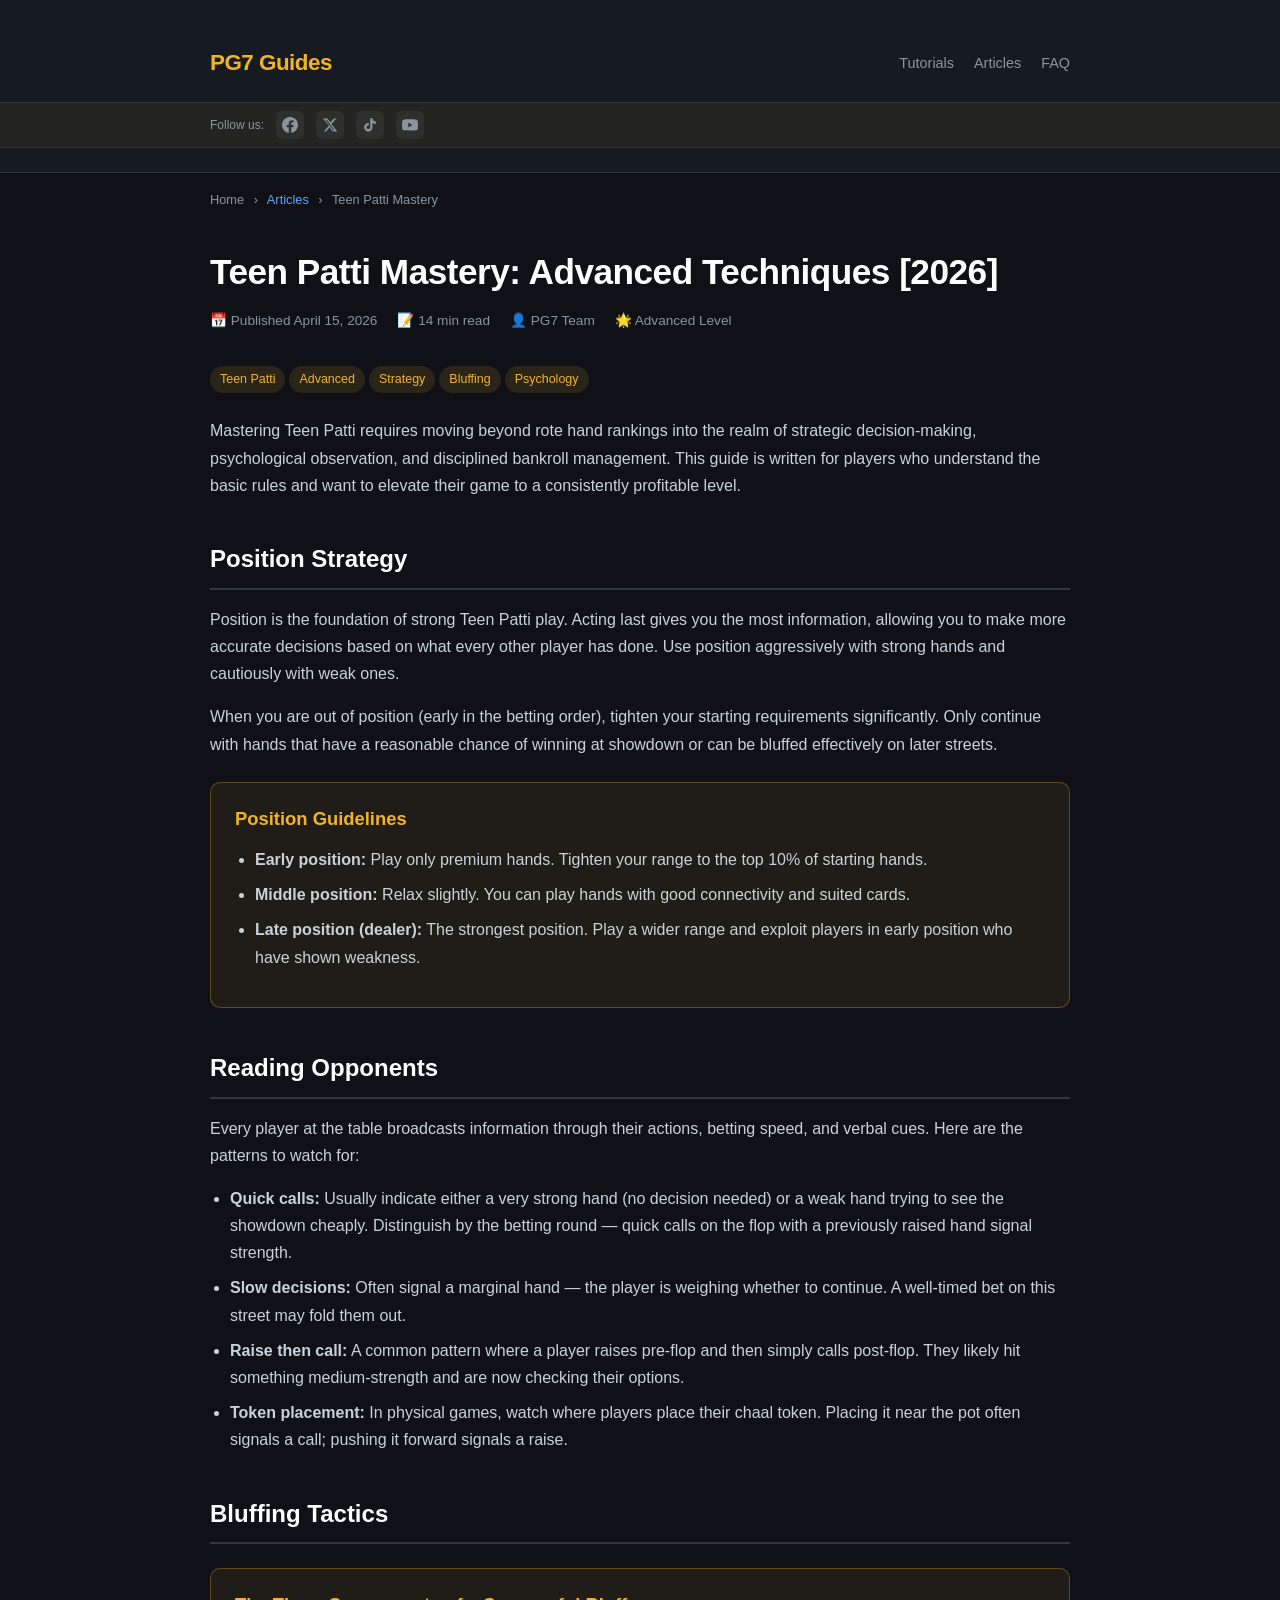
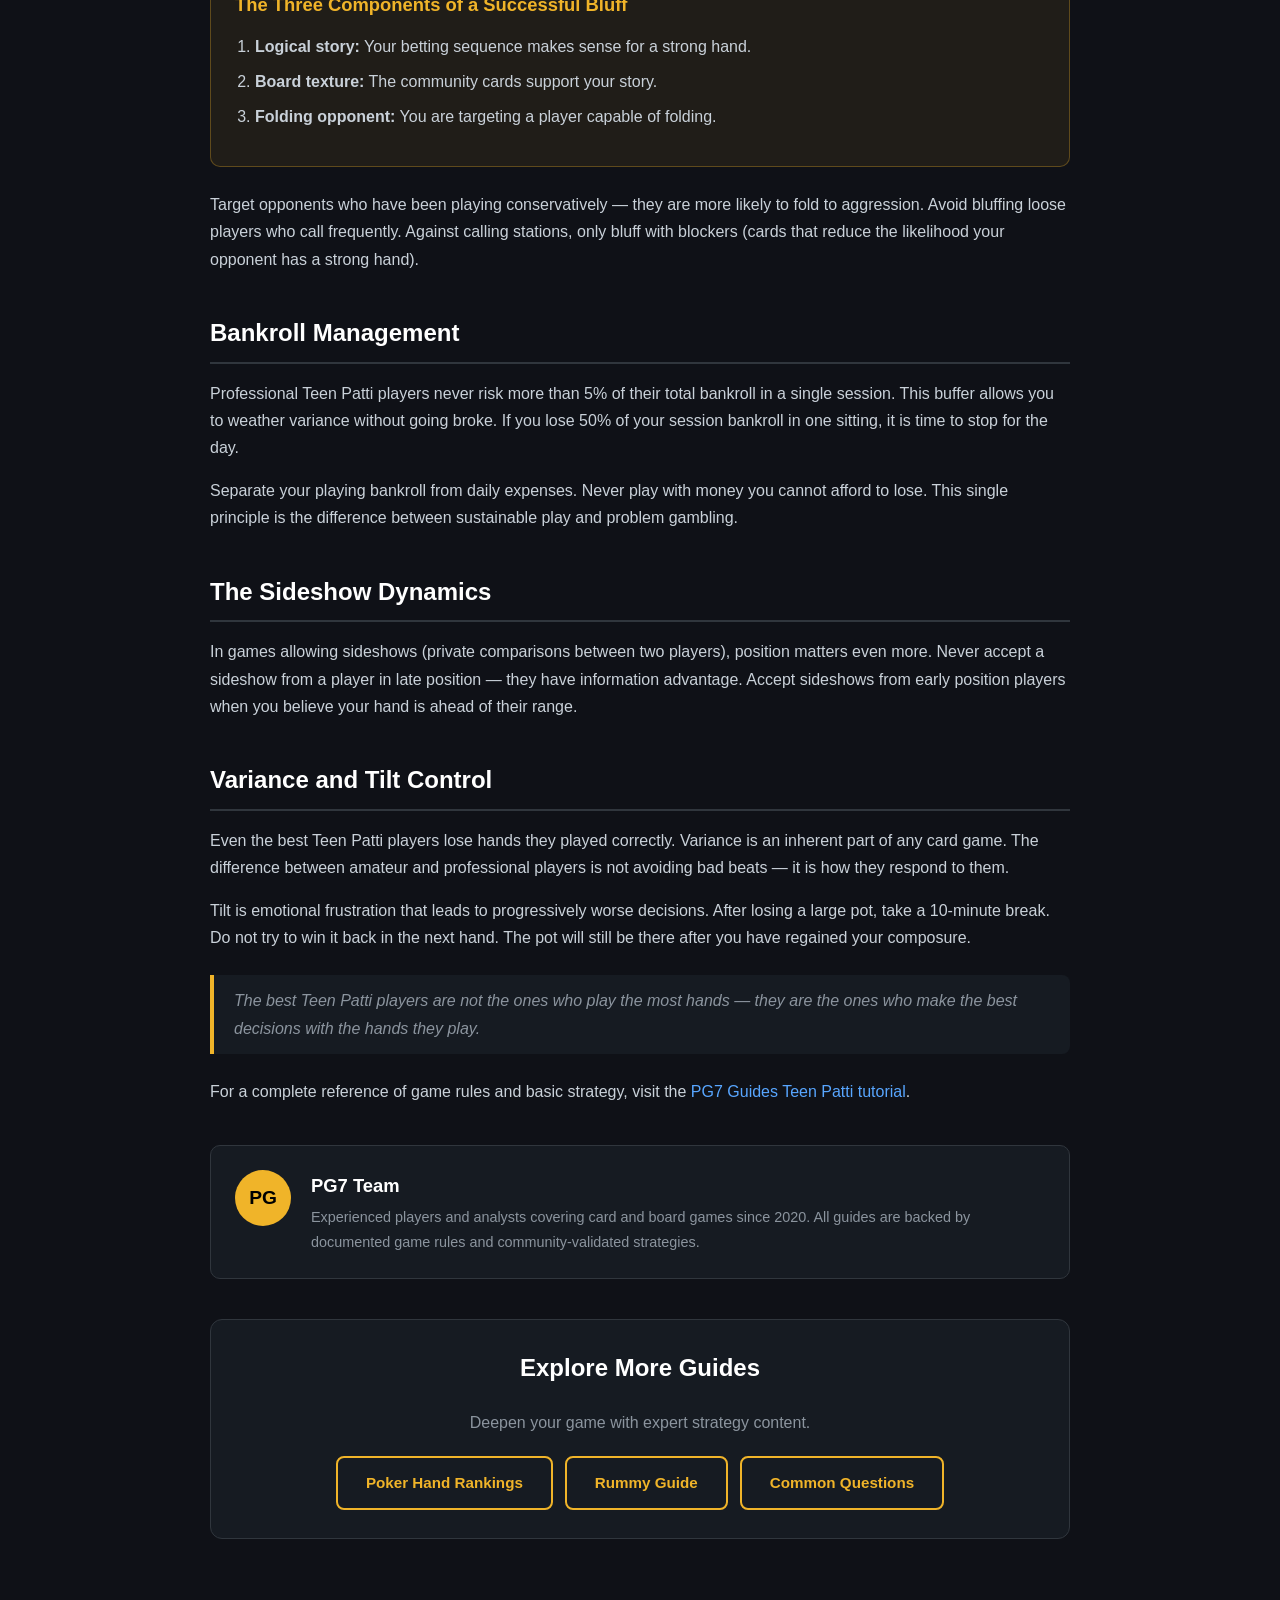
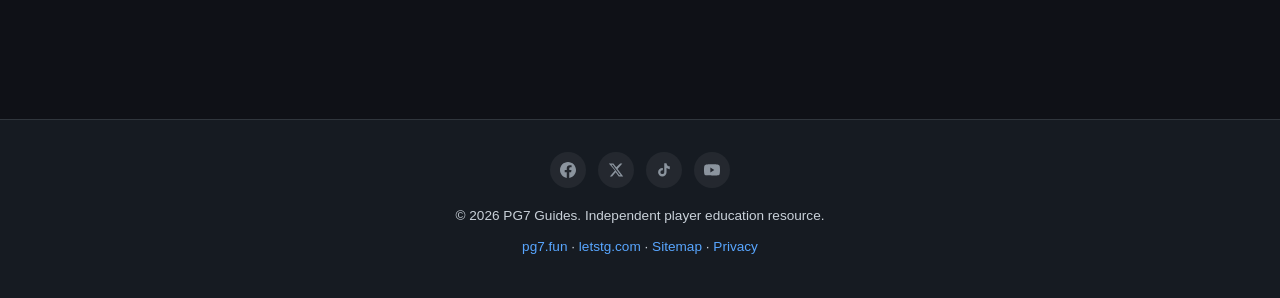
<file: articles/teen-patti-mastery.html>
<!DOCTYPE html>
<html lang="en">
<head>
  <meta charset="UTF-8">
  <meta name="viewport" content="width=device-width, initial-scale=1.0">
  <title>Teen Patti Mastery: Advanced Techniques & Psychological Play | PG7 Guides</title>
  <meta name="description" content="Go beyond basic Teen Patti rules. Advanced techniques, opponent reading, bluffing strategies, and psychological tactics for experienced Teen Patti players.">
  <meta property="og:title" content="Teen Patti Mastery: Advanced Techniques & Psychological Play | PG7 Guides">
  <meta property="og:description" content="Go beyond basic Teen Patti rules. Advanced techniques, opponent reading, bluffing strategies, and psychological tactics for experienced Teen Patti players.">
  <meta property="og:type" content="website">
  <meta property="og:site_name" content="PG7 Guides">
  <meta property="og:image" content="https://pg7-guides.github.io/pg7-guides/assets/img/og-image.png">
  <meta name="twitter:card" content="summary_large_image">
  <meta name="twitter:title" content="Teen Patti Mastery: Advanced Techniques & Psychological Play | PG7 Guides">
  <meta name="twitter:description" content="Go beyond basic Teen Patti rules. Advanced techniques, opponent reading, bluffing strategies, and psychological tactics for experienced Teen Patti players.">
  <meta name="twitter:image" content="https://pg7-guides.github.io/pg7-guides/assets/img/og-image.png">
  <meta property="article:published_time" content="2026-04-15">
  <meta property="article:modified_time" content="2026-05-06">
  <meta property="article:author" content="PG7 Team">
<script type="application/ld+json">{
  "@context": "https://schema.org",
  "@type": "Article",
  "headline": "Teen Patti Mastery: Advanced Techniques & Psychological Play | PG7 Guides",
  "description": "Go beyond basic Teen Patti rules. Advanced techniques, opponent reading, bluffing strategies, and psychological tactics for experienced Teen Patti players.",
  "url": "https://pg7-guides.github.io/pg7-guides/articles/teen-patti-mastery.html",
  "datePublished": "2026-04-15",
  "dateModified": "2026-05-06",
  "author": {
    "@type": "Person",
    "name": "PG7 Team"
  },
  "publisher": {
    "@type": "Organization",
    "name": "PG7 Guides",
    "url": "https://pg7-guides.github.io/pg7-guides"
  },
  "mainEntityOfPage": {
    "@type": "WebPage",
    "@id": "https://pg7-guides.github.io/pg7-guides/articles/teen-patti-mastery.html"
  }
}</script>
<script type="application/ld+json">{
  "@context": "https://schema.org",
  "@type": "BreadcrumbList",
  "itemListElement": [
    {
      "@type": "ListItem",
      "position": 1,
      "name": "Home",
      "item": "https://pg7-guides.github.io/pg7-guides/index.html"
    },
    {
      "@type": "ListItem",
      "position": 2,
      "name": "Articles",
      "item": "https://pg7-guides.github.io/pg7-guides/articles/index.html"
    },
    {
      "@type": "ListItem",
      "position": 3,
      "name": "Teen Patti Mastery",
      "item": "https://pg7-guides.github.io/pg7-guides/articles/teen-patti-mastery.html"
    }
  ]
}</script>
<script type="application/ld+json">{
  "@context": "https://schema.org",
  "@type": "FAQPage",
  "mainEntity": [
    {
      "@type": "Question",
      "name": "When should I bluff in Teen Patti?",
      "acceptedAnswer": {
        "@type": "Answer",
        "text": "Bluff when you have a weak hand but strong position. Raising on a coordinated board when you hold disconnected cards can force better hands to fold."
      }
    },
    {
      "@type": "Question",
      "name": "What is the best position in Teen Patti?",
      "acceptedAnswer": {
        "@type": "Answer",
        "text": "Being the last to act (the dealer position) is the strongest position. You have full information about how all other players have acted before making your decision."
      }
    },
    {
      "@type": "Question",
      "name": "How do I read opponents in Teen Patti?",
      "acceptedAnswer": {
        "@type": "Answer",
        "text": "Watch for betting patterns and timing tells. A player who hesitates before calling often has a marginal hand. Quick raises typically indicate strength or a bluff."
      }
    },
    {
      "@type": "Question",
      "name": "Should I play every hand in Teen Patti?",
      "acceptedAnswer": {
        "@type": "Answer",
        "text": "No. Selective aggression is key. Playing too many hands dilutes your chip stack and makes you predictable. Strong players typically play 20-30% of hands."
      }
    }
  ]
}</script>

  <link rel="canonical" href="https://pg7-guides.github.io/pg7-guides/articles/teen-patti-mastery.html">
  <link rel="stylesheet" href="../assets/css/style.css">
  <link rel="icon" type="image/svg+xml" href="data:image/svg+xml,<svg xmlns='http://www.w3.org/2000/svg' viewBox='0 0 100 100'><text y='.9em' font-size='90'>&#x1F0B0;</text></svg>">
  <meta name="theme-color" content="#0f1117">
</head>
<body>
  <header>
  <div class="header-top">
    <div class="header-inner">
      <a href="index.html" class="logo">PG7 Guides</a>
      <nav><a href="tutorials/index.html">Tutorials</a><a href="articles/index.html">Articles</a><a href="faq/index.html">FAQ</a></nav>
    </div>
  </div>
  <div class="social-bar">
    <div class="social-bar-inner">
      <span class="social-bar-label">Follow us:</span>
      <a href="https://www.facebook.com/profile.php?id=61589384997044" target="_blank" rel="noopener noreferrer" title="Facebook" aria-label="Facebook" class="social-icon"><svg xmlns="http://www.w3.org/2000/svg" width="16" height="16" viewBox="0 0 24 24" fill="currentColor"><path d="M24 12.073c0-6.627-5.373-12-12-12s-12 5.373-12 12c0 5.99 4.388 10.954 10.125 11.854v-8.385H7.078v-3.47h3.047V9.43c0-3.007 1.792-4.669 4.533-4.669 1.312 0 2.686.235 2.686.235v2.953H15.83c-1.491 0-1.956.925-1.956 1.874v2.25h3.328l-.532 3.47h-2.796v8.385C19.612 23.027 24 18.062 24 12.073z"/></svg></a><a href="https://x.com/pg7_fun" target="_blank" rel="noopener noreferrer" title="X (Twitter)" aria-label="X (Twitter)" class="social-icon"><svg xmlns="http://www.w3.org/2000/svg" width="16" height="16" viewBox="0 0 24 24" fill="currentColor"><path d="M18.244 2.25h3.308l-7.227 8.26 8.502 11.24H16.17l-4.714-6.231-5.401 6.231H2.746l7.73-8.835L1.254 2.25H8.08l4.259 5.631 5.905-5.631zm-1.161 17.52h1.833L7.084 4.126H5.117z"/></svg></a><a href="https://www.tiktok.com/@pg7.fun" target="_blank" rel="noopener noreferrer" title="TikTok" aria-label="TikTok" class="social-icon"><svg xmlns="http://www.w3.org/2000/svg" width="16" height="16" viewBox="0 0 24 24" fill="currentColor"><path d="M19.59 6.69a4.83 4.83 0 0 1-3.77-4.25V2h-3.45v13.67a2.89 2.89 0 0 1-2.88 2.5 2.89 2.89 0 0 1-2.89-2.89 2.89 2.89 0 0 1 2.89-2.89c.28 0 .54.04.79.1V9.01a6.33 6.33 0 0 0-.79-.05 6.34 6.34 0 0 0-6.34 6.34 6.34 6.34 0 0 0 6.34 6.34 6.34 6.34 0 0 0 6.33-6.34v-6.12a8.27 8.27 0 0 0 4.84 1.55V6.5a4.85 4.85 0 0 1-1.01-.19z"/></svg></a><a href="https://www.youtube.com/@pg7_fun" target="_blank" rel="noopener noreferrer" title="YouTube" aria-label="YouTube" class="social-icon"><svg xmlns="http://www.w3.org/2000/svg" width="16" height="16" viewBox="0 0 24 24" fill="currentColor"><path d="M23.498 6.186a3.016 3.016 0 0 0-2.122-2.136C19.505 3.545 12 3.545 12 3.545s-7.505 0-9.377.505A3.017 3.017 0 0 0 .502 6.186C0 8.07 0 12 0 12s0 3.93.502 5.814a3.016 3.016 0 0 0 2.122 2.136c1.871.505 9.376.505 9.376.505s7.505 0 9.377-.505a3.015 3.015 0 0 0 2.122-2.136C24 15.93 24 12 24 12s0-3.93-.502-5.814zM9.545 15.568V8.432L15.455 12l-5.91 3.568z"/></svg></a>
    </div>
  </div>
</header>
<div class="breadcrumb">Home <span>&rsaquo;</span> <a href="index.html">Articles</a> <span>&rsaquo;</span> Teen Patti Mastery</div>
<main>
  <h1>Teen Patti Mastery: Advanced Techniques [2026]</h1>
  <div class="article-meta"><span>&#128197; Published April 15, 2026</span><span>&#128221; 14 min read</span><span>&#128100; PG7 Team</span><span>&#127775; Advanced Level</span></div>
  <div class="tag-row"><span class="tag">Teen Patti</span><span class="tag">Advanced</span><span class="tag">Strategy</span><span class="tag">Bluffing</span><span class="tag">Psychology</span></div>

  <div class="article-body">
    <p>Mastering Teen Patti requires moving beyond rote hand rankings into the realm of strategic decision-making, psychological observation, and disciplined bankroll management. This guide is written for players who understand the basic rules and want to elevate their game to a consistently profitable level.</p>

    <h2>Position Strategy</h2>
    <p>Position is the foundation of strong Teen Patti play. Acting last gives you the most information, allowing you to make more accurate decisions based on what every other player has done. Use position aggressively with strong hands and cautiously with weak ones.</p>
    <p>When you are out of position (early in the betting order), tighten your starting requirements significantly. Only continue with hands that have a reasonable chance of winning at showdown or can be bluffed effectively on later streets.</p>
    <div class="rule-box">
      <h3>Position Guidelines</h3>
      <ul>
        <li><strong>Early position:</strong> Play only premium hands. Tighten your range to the top 10% of starting hands.</li>
        <li><strong>Middle position:</strong> Relax slightly. You can play hands with good connectivity and suited cards.</li>
        <li><strong>Late position (dealer):</strong> The strongest position. Play a wider range and exploit players in early position who have shown weakness.</li>
      </ul>
    </div>

    <h2>Reading Opponents</h2>
    <p>Every player at the table broadcasts information through their actions, betting speed, and verbal cues. Here are the patterns to watch for:</p>
    <ul>
      <li><strong>Quick calls:</strong> Usually indicate either a very strong hand (no decision needed) or a weak hand trying to see the showdown cheaply. Distinguish by the betting round — quick calls on the flop with a previously raised hand signal strength.</li>
      <li><strong>Slow decisions:</strong> Often signal a marginal hand — the player is weighing whether to continue. A well-timed bet on this street may fold them out.</li>
      <li><strong>Raise then call:</strong> A common pattern where a player raises pre-flop and then simply calls post-flop. They likely hit something medium-strength and are now checking their options.</li>
      <li><strong>Token placement:</strong> In physical games, watch where players place their chaal token. Placing it near the pot often signals a call; pushing it forward signals a raise.</li>
    </ul>

    <h2>Bluffing Tactics</h2>
    <div class="rule-box">
      <h3>The Three Components of a Successful Bluff</h3>
      <ol>
        <li><strong>Logical story:</strong> Your betting sequence makes sense for a strong hand.</li>
        <li><strong>Board texture:</strong> The community cards support your story.</li>
        <li><strong>Folding opponent:</strong> You are targeting a player capable of folding.</li>
      </ol>
    </div>
    <p>Target opponents who have been playing conservatively — they are more likely to fold to aggression. Avoid bluffing loose players who call frequently. Against calling stations, only bluff with blockers (cards that reduce the likelihood your opponent has a strong hand).</p>

    <h2>Bankroll Management</h2>
    <p>Professional Teen Patti players never risk more than 5% of their total bankroll in a single session. This buffer allows you to weather variance without going broke. If you lose 50% of your session bankroll in one sitting, it is time to stop for the day.</p>
    <p>Separate your playing bankroll from daily expenses. Never play with money you cannot afford to lose. This single principle is the difference between sustainable play and problem gambling.</p>

    <h2>The Sideshow Dynamics</h2>
    <p>In games allowing sideshows (private comparisons between two players), position matters even more. Never accept a sideshow from a player in late position — they have information advantage. Accept sideshows from early position players when you believe your hand is ahead of their range.</p>

    <h2>Variance and Tilt Control</h2>
    <p>Even the best Teen Patti players lose hands they played correctly. Variance is an inherent part of any card game. The difference between amateur and professional players is not avoiding bad beats — it is how they respond to them.</p>
    <p>Tilt is emotional frustration that leads to progressively worse decisions. After losing a large pot, take a 10-minute break. Do not try to win it back in the next hand. The pot will still be there after you have regained your composure.</p>
    <blockquote>The best Teen Patti players are not the ones who play the most hands — they are the ones who make the best decisions with the hands they play.</blockquote>
    <p>For a complete reference of game rules and basic strategy, visit the <a href="tutorials/teen-patti-rules.html">PG7 Guides Teen Patti tutorial</a>.</p>
  </div>
  <div class="author-box">
  <div class="author-avatar">PG</div>
  <div class="author-info">
    <h3>PG7 Team</h3>
    <p>Experienced players and analysts covering card and board games since 2020. All guides are backed by documented game rules and community-validated strategies.</p>
  </div>
</div>
  <div class="cta-section">
    <h2>Explore More Guides</h2>
    <p style="margin-bottom:20px;color:var(--text-muted)">Deepen your game with expert strategy content.</p>
    <div style="display:flex;gap:12px;justify-content:center;flex-wrap:wrap">
      <a href="tutorials/poker-hand-rankings.html" class="btn btn-outline">Poker Hand Rankings</a>
      <a href="tutorials/rummy-beginners-guide.html" class="btn btn-outline">Rummy Guide</a>
      <a href="faq/common-questions.html" class="btn btn-outline">Common Questions</a>
    </div>
  </div>
</main>
<footer>
  <div class="social-links"><a href="https://www.facebook.com/profile.php?id=61589384997044" target="_blank" rel="noopener noreferrer" title="Facebook" aria-label="Facebook"><svg xmlns="http://www.w3.org/2000/svg" width="16" height="16" viewBox="0 0 24 24" fill="currentColor"><path d="M24 12.073c0-6.627-5.373-12-12-12s-12 5.373-12 12c0 5.99 4.388 10.954 10.125 11.854v-8.385H7.078v-3.47h3.047V9.43c0-3.007 1.792-4.669 4.533-4.669 1.312 0 2.686.235 2.686.235v2.953H15.83c-1.491 0-1.956.925-1.956 1.874v2.25h3.328l-.532 3.47h-2.796v8.385C19.612 23.027 24 18.062 24 12.073z"/></svg></a>
    <a href="https://x.com/pg7_fun" target="_blank" rel="noopener noreferrer" title="X (Twitter)" aria-label="X (Twitter)"><svg xmlns="http://www.w3.org/2000/svg" width="16" height="16" viewBox="0 0 24 24" fill="currentColor"><path d="M18.244 2.25h3.308l-7.227 8.26 8.502 11.24H16.17l-4.714-6.231-5.401 6.231H2.746l7.73-8.835L1.254 2.25H8.08l4.259 5.631 5.905-5.631zm-1.161 17.52h1.833L7.084 4.126H5.117z"/></svg></a>
    <a href="https://www.tiktok.com/@pg7.fun" target="_blank" rel="noopener noreferrer" title="TikTok" aria-label="TikTok"><svg xmlns="http://www.w3.org/2000/svg" width="16" height="16" viewBox="0 0 24 24" fill="currentColor"><path d="M19.59 6.69a4.83 4.83 0 0 1-3.77-4.25V2h-3.45v13.67a2.89 2.89 0 0 1-2.88 2.5 2.89 2.89 0 0 1-2.89-2.89 2.89 2.89 0 0 1 2.89-2.89c.28 0 .54.04.79.1V9.01a6.33 6.33 0 0 0-.79-.05 6.34 6.34 0 0 0-6.34 6.34 6.34 6.34 0 0 0 6.34 6.34 6.34 6.34 0 0 0 6.33-6.34v-6.12a8.27 8.27 0 0 0 4.84 1.55V6.5a4.85 4.85 0 0 1-1.01-.19z"/></svg></a>
    <a href="https://www.youtube.com/@pg7_fun" target="_blank" rel="noopener noreferrer" title="YouTube" aria-label="YouTube"><svg xmlns="http://www.w3.org/2000/svg" width="16" height="16" viewBox="0 0 24 24" fill="currentColor"><path d="M23.498 6.186a3.016 3.016 0 0 0-2.122-2.136C19.505 3.545 12 3.545 12 3.545s-7.505 0-9.377.505A3.017 3.017 0 0 0 .502 6.186C0 8.07 0 12 0 12s0 3.93.502 5.814a3.016 3.016 0 0 0 2.122 2.136c1.871.505 9.376.505 9.376.505s7.505 0 9.377-.505a3.015 3.015 0 0 0 2.122-2.136C24 15.93 24 12 24 12s0-3.93-.502-5.814zM9.545 15.568V8.432L15.455 12l-5.91 3.568z"/></svg></a>
    </div>
  <p>&copy; 2026 PG7 Guides. Independent player education resource.</p>
  <p>
    <a href="https://pg7.fun">pg7.fun</a> &middot;
    <a href="https://letstg.com">letstg.com</a> &middot;
    <a href="https://pg7-guides.github.io/pg7-guides/sitemap.xml">Sitemap</a> &middot;
    <a href="https://pg7-guides.github.io/pg7-guides/robots.txt">Privacy</a>
  </p>
</footer>
<script src="/assets/js/main.js"></script>
  <script src="../assets/js/main.js"></script>
</body>
</html>
</file>
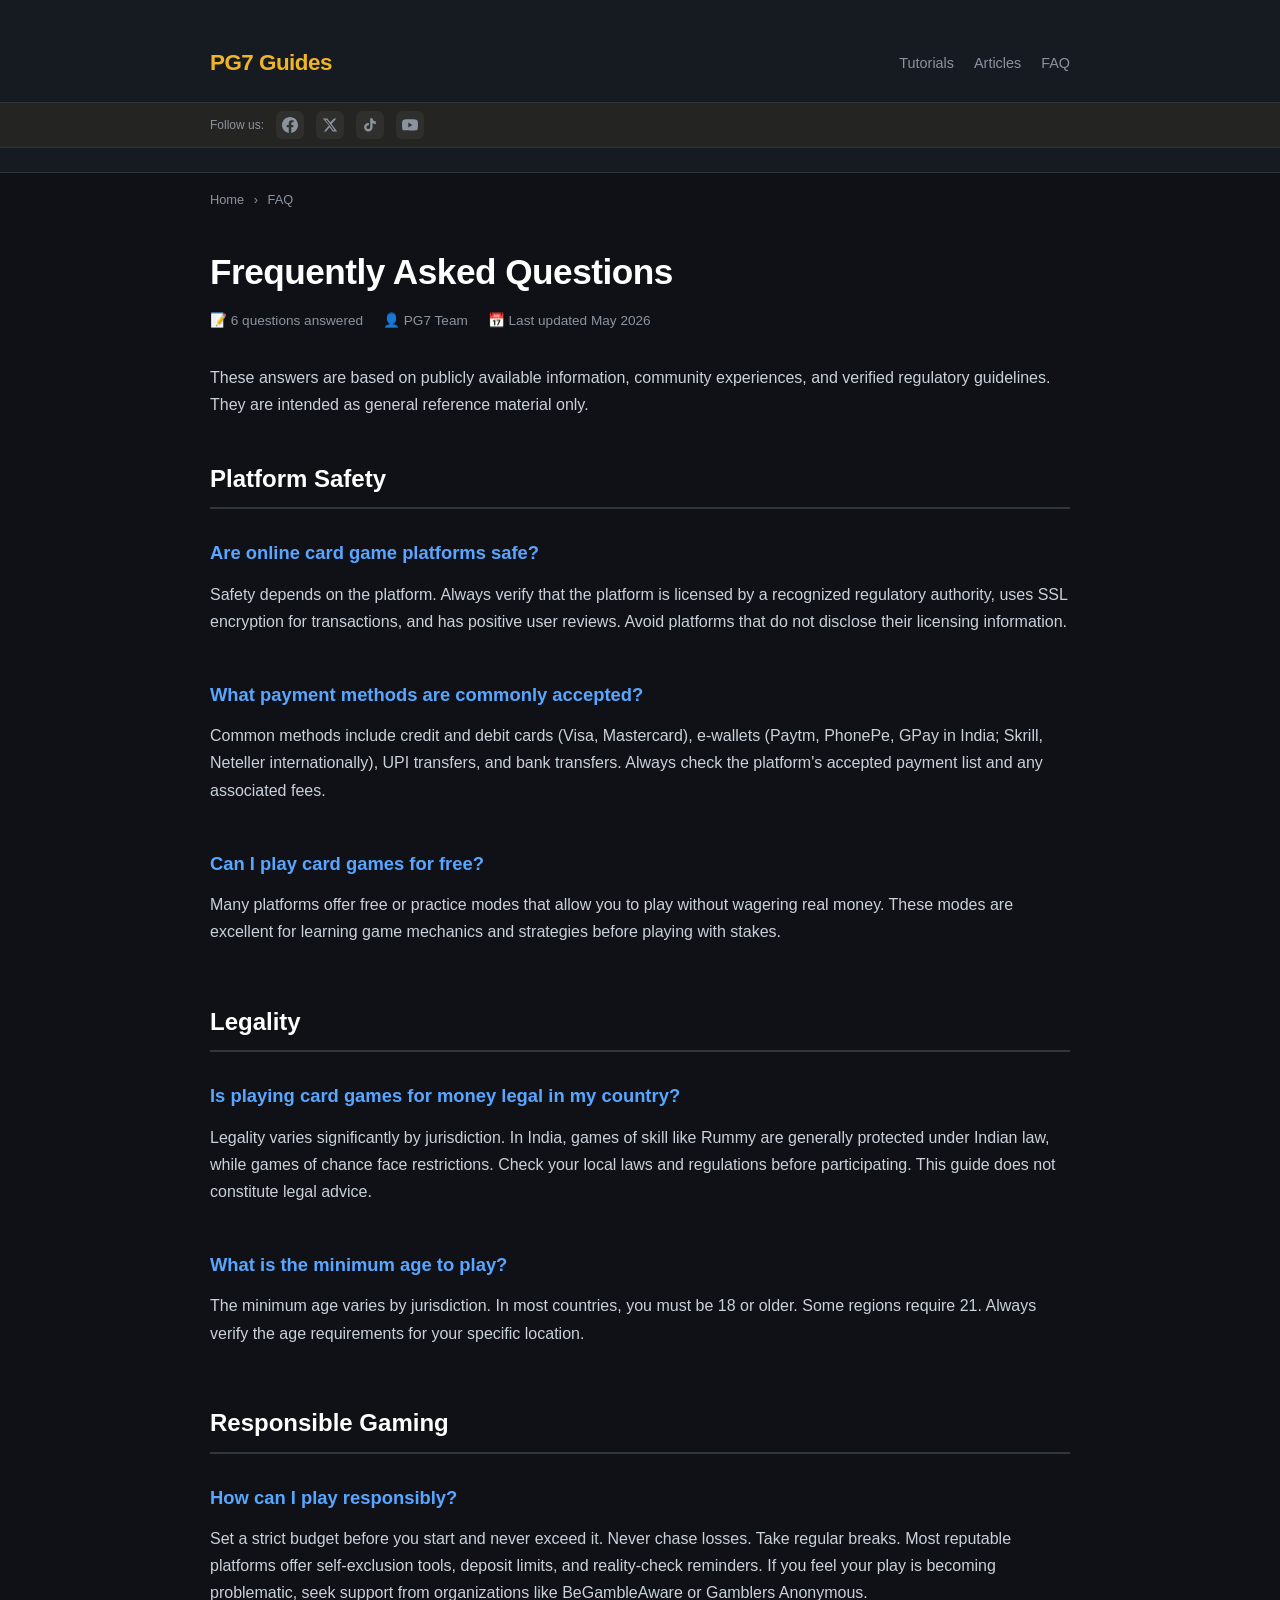
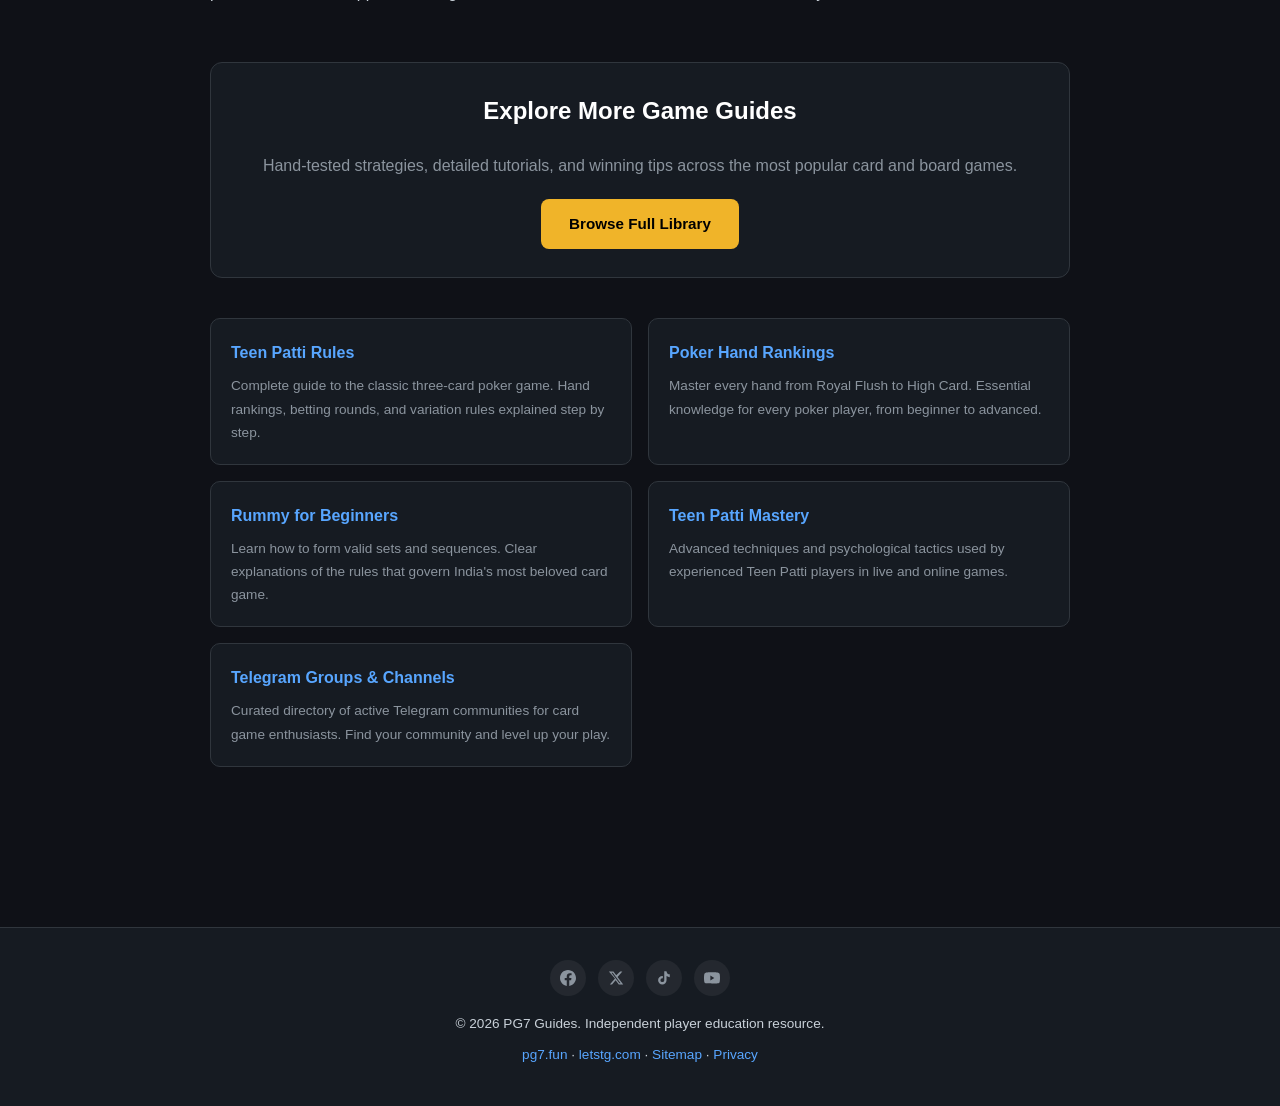
<file: faq/common-questions.html>
<!DOCTYPE html>
<html lang="en">
<head>
  <meta charset="UTF-8">
  <meta name="viewport" content="width=device-width, initial-scale=1.0">
  <title>Common Questions: Safety, Legality & Payments | PG7 Guides</title>
  <meta name="description" content="Answers to frequently asked questions about card games: platform safety, legality by region, payment methods, and responsible gaming practices.">
  <meta property="og:title" content="Common Questions: Safety, Legality & Payments | PG7 Guides">
  <meta property="og:description" content="Answers to frequently asked questions about card games: platform safety, legality by region, payment methods, and responsible gaming practices.">
  <meta property="og:type" content="website">
  <meta property="og:site_name" content="PG7 Guides">
  <meta property="og:image" content="https://pg7-guides.github.io/pg7-guides/assets/img/og-image.png">
  <meta name="twitter:card" content="summary_large_image">
  <meta name="twitter:title" content="Common Questions: Safety, Legality & Payments | PG7 Guides">
  <meta name="twitter:description" content="Answers to frequently asked questions about card games: platform safety, legality by region, payment methods, and responsible gaming practices.">
  <meta name="twitter:image" content="https://pg7-guides.github.io/pg7-guides/assets/img/og-image.png">
<script type="application/ld+json">{
  "@context": "https://schema.org",
  "@type": "FAQPage",
  "mainEntity": [
    {
      "@type": "Question",
      "name": "Are online card game platforms safe?",
      "acceptedAnswer": {
        "@type": "Answer",
        "text": "Safety depends on the platform. Always verify that the platform is licensed by a recognized regulatory authority, uses SSL encryption for transactions, and has positive user reviews."
      }
    },
    {
      "@type": "Question",
      "name": "Is playing card games for money legal in my country?",
      "acceptedAnswer": {
        "@type": "Answer",
        "text": "Legality varies significantly by jurisdiction. In India, games of skill like Rummy are generally protected under Indian law, while games of chance face restrictions. Check your local laws and regulations before participating."
      }
    },
    {
      "@type": "Question",
      "name": "What payment methods are commonly accepted?",
      "acceptedAnswer": {
        "@type": "Answer",
        "text": "Common methods include credit and debit cards (Visa, Mastercard), e-wallets (Paytm, PhonePe, GPay in India; Skrill, Neteller internationally), UPI transfers, and bank transfers."
      }
    },
    {
      "@type": "Question",
      "name": "How can I play responsibly?",
      "acceptedAnswer": {
        "@type": "Answer",
        "text": "Set a strict budget before you start and never exceed it. Never chase losses. Take regular breaks. Most reputable platforms offer self-exclusion tools, deposit limits, and reality-check reminders."
      }
    },
    {
      "@type": "Question",
      "name": "Can I play card games for free?",
      "acceptedAnswer": {
        "@type": "Answer",
        "text": "Many platforms offer free or practice modes that allow you to play without wagering real money. These modes are excellent for learning game mechanics and strategies before playing with stakes."
      }
    },
    {
      "@type": "Question",
      "name": "What is the minimum age to play?",
      "acceptedAnswer": {
        "@type": "Answer",
        "text": "The minimum age varies by jurisdiction. In most countries, you must be 18 or older. Some regions require 21. Always verify the age requirements for your specific location."
      }
    }
  ]
}</script>

  <link rel="canonical" href="https://pg7-guides.github.io/pg7-guides/faq/common-questions.html">
  <link rel="stylesheet" href="../assets/css/style.css">
  <link rel="icon" type="image/svg+xml" href="data:image/svg+xml,<svg xmlns='http://www.w3.org/2000/svg' viewBox='0 0 100 100'><text y='.9em' font-size='90'>&#x1F0B0;</text></svg>">
  <meta name="theme-color" content="#0f1117">
</head>
<body>
  <header>
  <div class="header-top">
    <div class="header-inner">
      <a href="index.html" class="logo">PG7 Guides</a>
      <nav><a href="tutorials/index.html">Tutorials</a><a href="articles/index.html">Articles</a><a href="faq/index.html">FAQ</a></nav>
    </div>
  </div>
  <div class="social-bar">
    <div class="social-bar-inner">
      <span class="social-bar-label">Follow us:</span>
      <a href="https://www.facebook.com/profile.php?id=61589384997044" target="_blank" rel="noopener noreferrer" title="Facebook" aria-label="Facebook" class="social-icon"><svg xmlns="http://www.w3.org/2000/svg" width="16" height="16" viewBox="0 0 24 24" fill="currentColor"><path d="M24 12.073c0-6.627-5.373-12-12-12s-12 5.373-12 12c0 5.99 4.388 10.954 10.125 11.854v-8.385H7.078v-3.47h3.047V9.43c0-3.007 1.792-4.669 4.533-4.669 1.312 0 2.686.235 2.686.235v2.953H15.83c-1.491 0-1.956.925-1.956 1.874v2.25h3.328l-.532 3.47h-2.796v8.385C19.612 23.027 24 18.062 24 12.073z"/></svg></a><a href="https://x.com/pg7_fun" target="_blank" rel="noopener noreferrer" title="X (Twitter)" aria-label="X (Twitter)" class="social-icon"><svg xmlns="http://www.w3.org/2000/svg" width="16" height="16" viewBox="0 0 24 24" fill="currentColor"><path d="M18.244 2.25h3.308l-7.227 8.26 8.502 11.24H16.17l-4.714-6.231-5.401 6.231H2.746l7.73-8.835L1.254 2.25H8.08l4.259 5.631 5.905-5.631zm-1.161 17.52h1.833L7.084 4.126H5.117z"/></svg></a><a href="https://www.tiktok.com/@pg7.fun" target="_blank" rel="noopener noreferrer" title="TikTok" aria-label="TikTok" class="social-icon"><svg xmlns="http://www.w3.org/2000/svg" width="16" height="16" viewBox="0 0 24 24" fill="currentColor"><path d="M19.59 6.69a4.83 4.83 0 0 1-3.77-4.25V2h-3.45v13.67a2.89 2.89 0 0 1-2.88 2.5 2.89 2.89 0 0 1-2.89-2.89 2.89 2.89 0 0 1 2.89-2.89c.28 0 .54.04.79.1V9.01a6.33 6.33 0 0 0-.79-.05 6.34 6.34 0 0 0-6.34 6.34 6.34 6.34 0 0 0 6.34 6.34 6.34 6.34 0 0 0 6.33-6.34v-6.12a8.27 8.27 0 0 0 4.84 1.55V6.5a4.85 4.85 0 0 1-1.01-.19z"/></svg></a><a href="https://www.youtube.com/@pg7_fun" target="_blank" rel="noopener noreferrer" title="YouTube" aria-label="YouTube" class="social-icon"><svg xmlns="http://www.w3.org/2000/svg" width="16" height="16" viewBox="0 0 24 24" fill="currentColor"><path d="M23.498 6.186a3.016 3.016 0 0 0-2.122-2.136C19.505 3.545 12 3.545 12 3.545s-7.505 0-9.377.505A3.017 3.017 0 0 0 .502 6.186C0 8.07 0 12 0 12s0 3.93.502 5.814a3.016 3.016 0 0 0 2.122 2.136c1.871.505 9.376.505 9.376.505s7.505 0 9.377-.505a3.015 3.015 0 0 0 2.122-2.136C24 15.93 24 12 24 12s0-3.93-.502-5.814zM9.545 15.568V8.432L15.455 12l-5.91 3.568z"/></svg></a>
    </div>
  </div>
</header>
<div class="breadcrumb">Home <span>&rsaquo;</span> FAQ</div>
<main>
  <h1>Frequently Asked Questions</h1>
  <div class="article-meta"><span>&#128221; 6 questions answered</span><span>&#128100; PG7 Team</span><span>&#128197; Last updated May 2026</span></div>

  <div class="article-body">
    <p>These answers are based on publicly available information, community experiences, and verified regulatory guidelines. They are intended as general reference material only.</p>

    <h2>Platform Safety</h2>
    <div class="faq-item"><h3>Are online card game platforms safe?</h3><div class="faq-answer"><p>Safety depends on the platform. Always verify that the platform is licensed by a recognized regulatory authority, uses SSL encryption for transactions, and has positive user reviews. Avoid platforms that do not disclose their licensing information.</p></div></div>
    <div class="faq-item"><h3>What payment methods are commonly accepted?</h3><div class="faq-answer"><p>Common methods include credit and debit cards (Visa, Mastercard), e-wallets (Paytm, PhonePe, GPay in India; Skrill, Neteller internationally), UPI transfers, and bank transfers. Always check the platform's accepted payment list and any associated fees.</p></div></div>
    <div class="faq-item"><h3>Can I play card games for free?</h3><div class="faq-answer"><p>Many platforms offer free or practice modes that allow you to play without wagering real money. These modes are excellent for learning game mechanics and strategies before playing with stakes.</p></div></div>

    <h2>Legality</h2>
    <div class="faq-item"><h3>Is playing card games for money legal in my country?</h3><div class="faq-answer"><p>Legality varies significantly by jurisdiction. In India, games of skill like Rummy are generally protected under Indian law, while games of chance face restrictions. Check your local laws and regulations before participating. This guide does not constitute legal advice.</p></div></div>
    <div class="faq-item"><h3>What is the minimum age to play?</h3><div class="faq-answer"><p>The minimum age varies by jurisdiction. In most countries, you must be 18 or older. Some regions require 21. Always verify the age requirements for your specific location.</p></div></div>

    <h2>Responsible Gaming</h2>
    <div class="faq-item"><h3>How can I play responsibly?</h3><div class="faq-answer"><p>Set a strict budget before you start and never exceed it. Never chase losses. Take regular breaks. Most reputable platforms offer self-exclusion tools, deposit limits, and reality-check reminders. If you feel your play is becoming problematic, seek support from organizations like BeGambleAware or Gamblers Anonymous.</p></div></div>
  </div>
  <div class="cta-section">
  <h2>Explore More Game Guides</h2>
  <p style="margin-bottom:20px;color:var(--text-muted)">Hand-tested strategies, detailed tutorials, and winning tips across the most popular card and board games.</p>
  <a href="https://pg7.fun" class="btn" rel="noopener">Browse Full Library</a>
</div>

<div class="related-grid">
  <a href="https://pg7-guides.github.io/pg7-guides/tutorials/teen-patti-rules.html" class="related-card">
    <h3>Teen Patti Rules</h3>
    <p>Complete guide to the classic three-card poker game. Hand rankings, betting rounds, and variation rules explained step by step.</p>
  </a>
  <a href="https://pg7-guides.github.io/pg7-guides/tutorials/poker-hand-rankings.html" class="related-card">
    <h3>Poker Hand Rankings</h3>
    <p>Master every hand from Royal Flush to High Card. Essential knowledge for every poker player, from beginner to advanced.</p>
  </a>
  <a href="https://pg7-guides.github.io/pg7-guides/tutorials/rummy-beginners-guide.html" class="related-card">
    <h3>Rummy for Beginners</h3>
    <p>Learn how to form valid sets and sequences. Clear explanations of the rules that govern India's most beloved card game.</p>
  </a>
  <a href="https://pg7-guides.github.io/pg7-guides/articles/teen-patti-mastery.html" class="related-card">
    <h3>Teen Patti Mastery</h3>
    <p>Advanced techniques and psychological tactics used by experienced Teen Patti players in live and online games.</p>
  </a>
  <a href="https://letstg.com" class="related-card" rel="noopener noreferrer" target="_blank">
    <h3>Telegram Groups & Channels</h3>
    <p>Curated directory of active Telegram communities for card game enthusiasts. Find your community and level up your play.</p>
  </a>
</div>
</main>
<footer>
  <div class="social-links"><a href="https://www.facebook.com/profile.php?id=61589384997044" target="_blank" rel="noopener noreferrer" title="Facebook" aria-label="Facebook"><svg xmlns="http://www.w3.org/2000/svg" width="16" height="16" viewBox="0 0 24 24" fill="currentColor"><path d="M24 12.073c0-6.627-5.373-12-12-12s-12 5.373-12 12c0 5.99 4.388 10.954 10.125 11.854v-8.385H7.078v-3.47h3.047V9.43c0-3.007 1.792-4.669 4.533-4.669 1.312 0 2.686.235 2.686.235v2.953H15.83c-1.491 0-1.956.925-1.956 1.874v2.25h3.328l-.532 3.47h-2.796v8.385C19.612 23.027 24 18.062 24 12.073z"/></svg></a>
    <a href="https://x.com/pg7_fun" target="_blank" rel="noopener noreferrer" title="X (Twitter)" aria-label="X (Twitter)"><svg xmlns="http://www.w3.org/2000/svg" width="16" height="16" viewBox="0 0 24 24" fill="currentColor"><path d="M18.244 2.25h3.308l-7.227 8.26 8.502 11.24H16.17l-4.714-6.231-5.401 6.231H2.746l7.73-8.835L1.254 2.25H8.08l4.259 5.631 5.905-5.631zm-1.161 17.52h1.833L7.084 4.126H5.117z"/></svg></a>
    <a href="https://www.tiktok.com/@pg7.fun" target="_blank" rel="noopener noreferrer" title="TikTok" aria-label="TikTok"><svg xmlns="http://www.w3.org/2000/svg" width="16" height="16" viewBox="0 0 24 24" fill="currentColor"><path d="M19.59 6.69a4.83 4.83 0 0 1-3.77-4.25V2h-3.45v13.67a2.89 2.89 0 0 1-2.88 2.5 2.89 2.89 0 0 1-2.89-2.89 2.89 2.89 0 0 1 2.89-2.89c.28 0 .54.04.79.1V9.01a6.33 6.33 0 0 0-.79-.05 6.34 6.34 0 0 0-6.34 6.34 6.34 6.34 0 0 0 6.34 6.34 6.34 6.34 0 0 0 6.33-6.34v-6.12a8.27 8.27 0 0 0 4.84 1.55V6.5a4.85 4.85 0 0 1-1.01-.19z"/></svg></a>
    <a href="https://www.youtube.com/@pg7_fun" target="_blank" rel="noopener noreferrer" title="YouTube" aria-label="YouTube"><svg xmlns="http://www.w3.org/2000/svg" width="16" height="16" viewBox="0 0 24 24" fill="currentColor"><path d="M23.498 6.186a3.016 3.016 0 0 0-2.122-2.136C19.505 3.545 12 3.545 12 3.545s-7.505 0-9.377.505A3.017 3.017 0 0 0 .502 6.186C0 8.07 0 12 0 12s0 3.93.502 5.814a3.016 3.016 0 0 0 2.122 2.136c1.871.505 9.376.505 9.376.505s7.505 0 9.377-.505a3.015 3.015 0 0 0 2.122-2.136C24 15.93 24 12 24 12s0-3.93-.502-5.814zM9.545 15.568V8.432L15.455 12l-5.91 3.568z"/></svg></a>
    </div>
  <p>&copy; 2026 PG7 Guides. Independent player education resource.</p>
  <p>
    <a href="https://pg7.fun">pg7.fun</a> &middot;
    <a href="https://letstg.com">letstg.com</a> &middot;
    <a href="https://pg7-guides.github.io/pg7-guides/sitemap.xml">Sitemap</a> &middot;
    <a href="https://pg7-guides.github.io/pg7-guides/robots.txt">Privacy</a>
  </p>
</footer>
<script src="/assets/js/main.js"></script>
  <script src="../assets/js/main.js"></script>
</body>
</html>
</file>
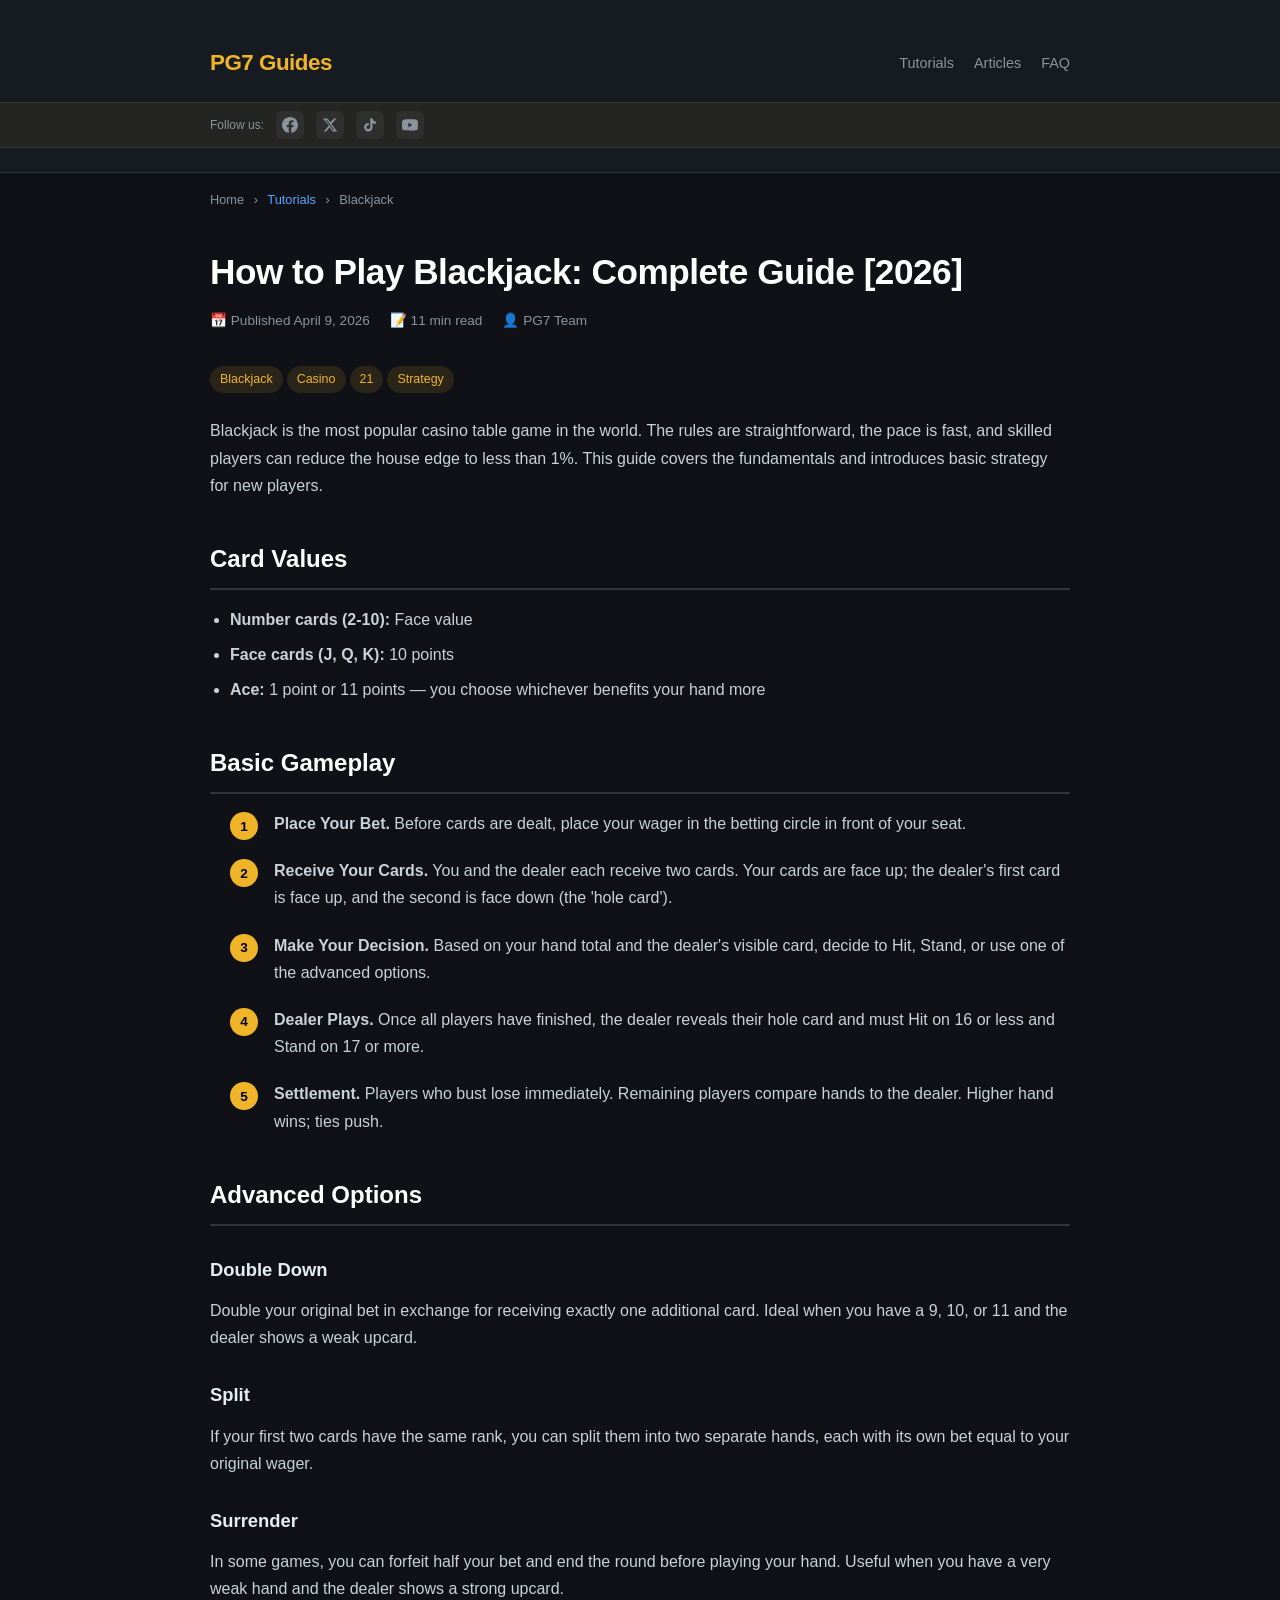
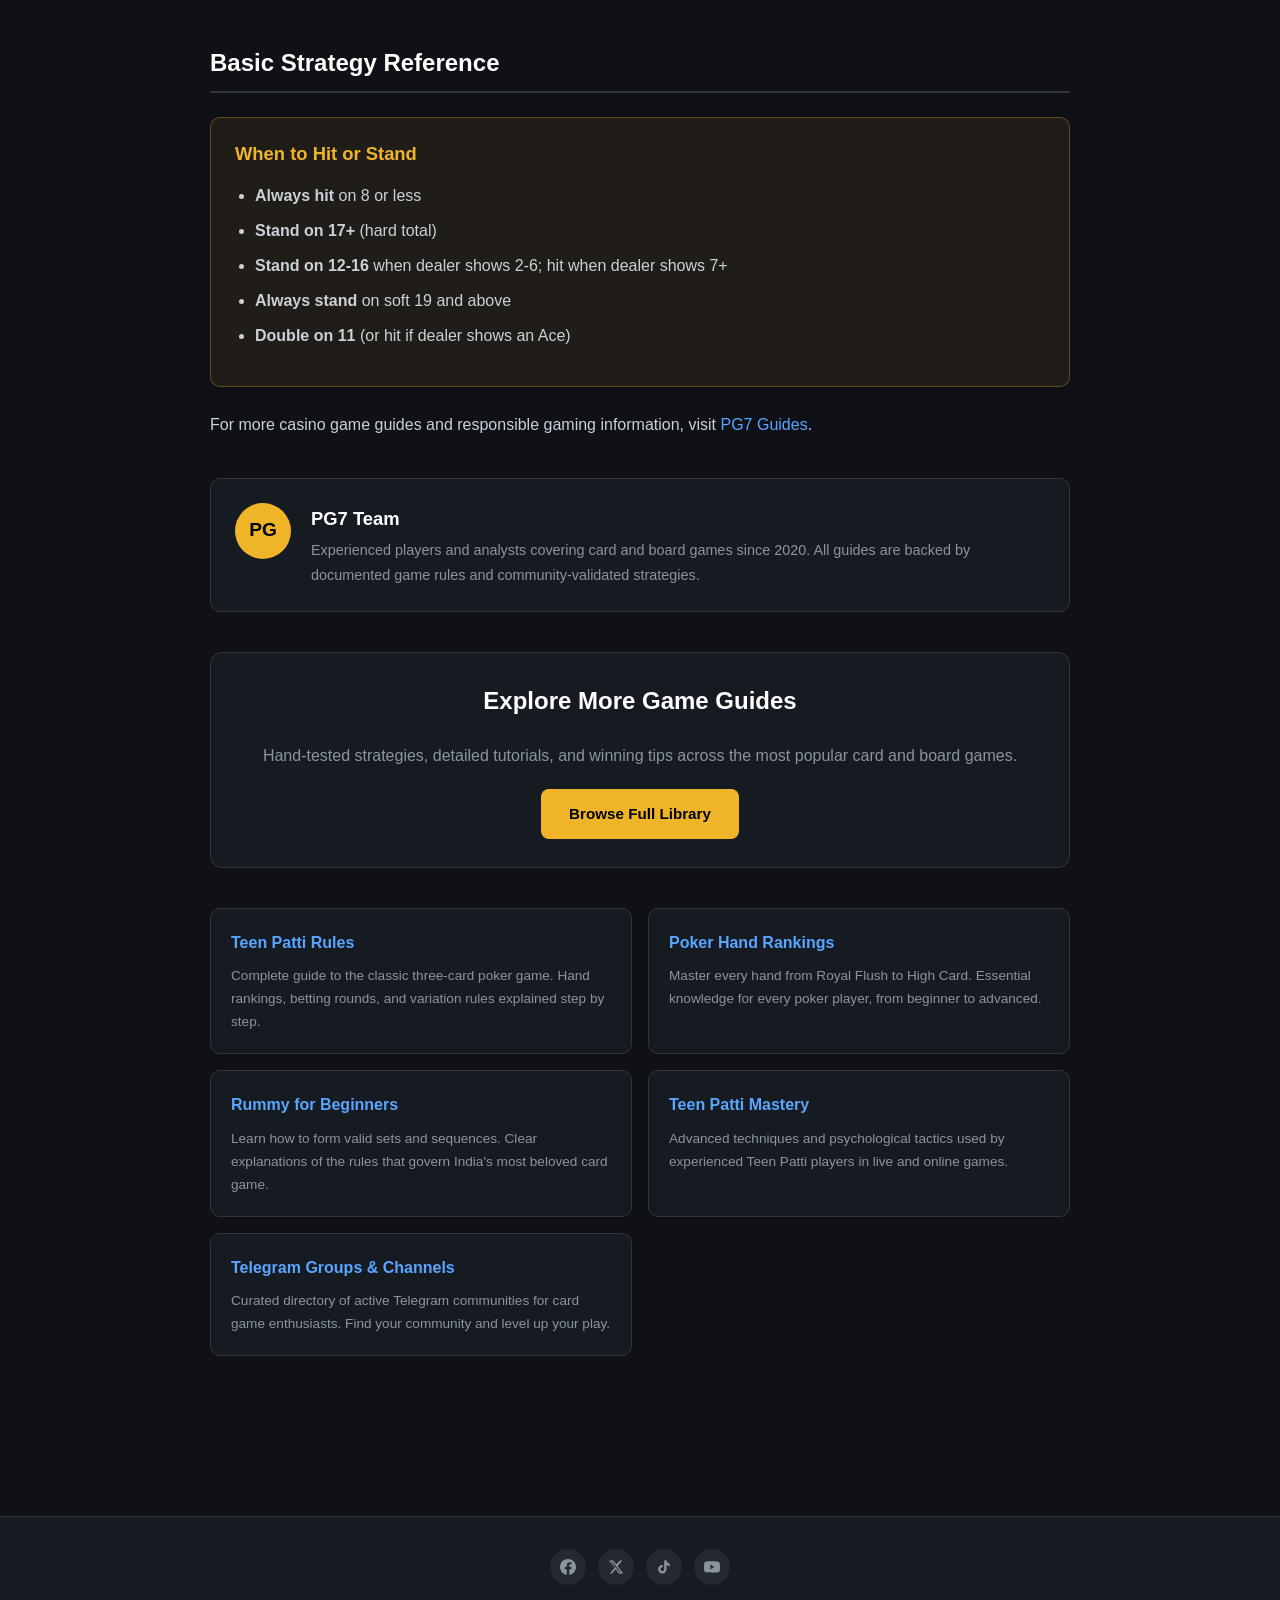
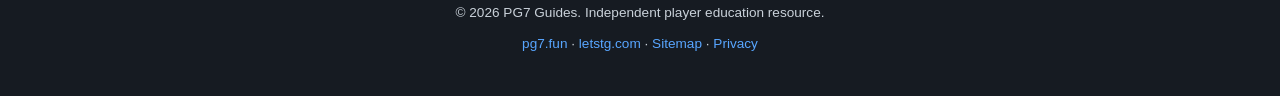
<file: tutorials/blackjack-strategy.html>
<!DOCTYPE html>
<html lang="en">
<head>
  <meta charset="UTF-8">
  <meta name="viewport" content="width=device-width, initial-scale=1.0">
  <title>How to Play Blackjack: Rules, Strategy Charts & Tips | PG7 Guides</title>
  <meta name="description" content="Learn how to play Blackjack with this complete guide. Includes rules, basic strategy charts, when to hit or stand, and tips for beginners. Updated for 2026.">
  <meta property="og:title" content="How to Play Blackjack: Rules, Strategy Charts & Tips | PG7 Guides">
  <meta property="og:description" content="Learn how to play Blackjack with this complete guide. Includes rules, basic strategy charts, when to hit or stand, and tips for beginners. Updated for 2026.">
  <meta property="og:type" content="website">
  <meta property="og:site_name" content="PG7 Guides">
  <meta property="og:image" content="https://pg7-guides.github.io/pg7-guides/assets/img/og-image.png">
  <meta name="twitter:card" content="summary_large_image">
  <meta name="twitter:title" content="How to Play Blackjack: Rules, Strategy Charts & Tips | PG7 Guides">
  <meta name="twitter:description" content="Learn how to play Blackjack with this complete guide. Includes rules, basic strategy charts, when to hit or stand, and tips for beginners. Updated for 2026.">
  <meta name="twitter:image" content="https://pg7-guides.github.io/pg7-guides/assets/img/og-image.png">
  <meta property="article:published_time" content="2026-04-09">
  <meta property="article:modified_time" content="2026-05-06">
  <meta property="article:author" content="PG7 Team">
<script type="application/ld+json">{
  "@context": "https://schema.org",
  "@type": "Article",
  "headline": "How to Play Blackjack: Rules, Strategy Charts & Tips | PG7 Guides",
  "description": "Learn how to play Blackjack with this complete guide. Includes rules, basic strategy charts, when to hit or stand, and tips for beginners. Updated for 2026.",
  "url": "https://pg7-guides.github.io/pg7-guides/tutorials/blackjack-strategy.html",
  "datePublished": "2026-04-09",
  "dateModified": "2026-05-06",
  "author": {
    "@type": "Person",
    "name": "PG7 Team"
  },
  "publisher": {
    "@type": "Organization",
    "name": "PG7 Guides",
    "url": "https://pg7-guides.github.io/pg7-guides"
  },
  "mainEntityOfPage": {
    "@type": "WebPage",
    "@id": "https://pg7-guides.github.io/pg7-guides/tutorials/blackjack-strategy.html"
  }
}</script>
<script type="application/ld+json">{
  "@context": "https://schema.org",
  "@type": "BreadcrumbList",
  "itemListElement": [
    {
      "@type": "ListItem",
      "position": 1,
      "name": "Home",
      "item": "https://pg7-guides.github.io/pg7-guides/index.html"
    },
    {
      "@type": "ListItem",
      "position": 2,
      "name": "Tutorials",
      "item": "https://pg7-guides.github.io/pg7-guides/tutorials/"
    },
    {
      "@type": "ListItem",
      "position": 3,
      "name": "Blackjack",
      "item": "https://pg7-guides.github.io/pg7-guides/tutorials/blackjack-strategy.html"
    }
  ]
}</script>
<script type="application/ld+json">{
  "@context": "https://schema.org",
  "@type": "FAQPage",
  "mainEntity": [
    {
      "@type": "Question",
      "name": "What is the goal of Blackjack?",
      "acceptedAnswer": {
        "@type": "Answer",
        "text": "The goal is to beat the dealer's hand without going over 21. You can win by having a hand value higher than the dealer, or by the dealer busting."
      }
    },
    {
      "@type": "Question",
      "name": "What is a natural Blackjack?",
      "acceptedAnswer": {
        "@type": "Answer",
        "text": "A natural Blackjack is an Ace and a 10-value card dealt as your first two cards. This hand pays 3:2 in most casinos, unless the dealer also has one."
      }
    },
    {
      "@type": "Question",
      "name": "When should you split in Blackjack?",
      "acceptedAnswer": {
        "@type": "Answer",
        "text": "Always split Aces and 8s. Never split 10s, 5s, or 4s. Splitting 2s, 3s, 6s, 7s, and 9s depends on the dealer's upcard."
      }
    },
    {
      "@type": "Question",
      "name": "Does card counting work in online Blackjack?",
      "acceptedAnswer": {
        "@type": "Answer",
        "text": "In live dealer online Blackjack, card counting theory applies. In RNG online Blackjack, each hand is shuffled from a fresh shoe, making card counting ineffective."
      }
    }
  ]
}</script>

  <link rel="canonical" href="https://pg7-guides.github.io/pg7-guides/tutorials/blackjack-strategy.html">
  <link rel="stylesheet" href="../assets/css/style.css">
  <link rel="icon" type="image/svg+xml" href="data:image/svg+xml,<svg xmlns='http://www.w3.org/2000/svg' viewBox='0 0 100 100'><text y='.9em' font-size='90'>&#x1F0B0;</text></svg>">
  <meta name="theme-color" content="#0f1117">
</head>
<body>
  <header>
  <div class="header-top">
    <div class="header-inner">
      <a href="index.html" class="logo">PG7 Guides</a>
      <nav><a href="tutorials/index.html">Tutorials</a><a href="articles/index.html">Articles</a><a href="faq/index.html">FAQ</a></nav>
    </div>
  </div>
  <div class="social-bar">
    <div class="social-bar-inner">
      <span class="social-bar-label">Follow us:</span>
      <a href="https://www.facebook.com/profile.php?id=61589384997044" target="_blank" rel="noopener noreferrer" title="Facebook" aria-label="Facebook" class="social-icon"><svg xmlns="http://www.w3.org/2000/svg" width="16" height="16" viewBox="0 0 24 24" fill="currentColor"><path d="M24 12.073c0-6.627-5.373-12-12-12s-12 5.373-12 12c0 5.99 4.388 10.954 10.125 11.854v-8.385H7.078v-3.47h3.047V9.43c0-3.007 1.792-4.669 4.533-4.669 1.312 0 2.686.235 2.686.235v2.953H15.83c-1.491 0-1.956.925-1.956 1.874v2.25h3.328l-.532 3.47h-2.796v8.385C19.612 23.027 24 18.062 24 12.073z"/></svg></a><a href="https://x.com/pg7_fun" target="_blank" rel="noopener noreferrer" title="X (Twitter)" aria-label="X (Twitter)" class="social-icon"><svg xmlns="http://www.w3.org/2000/svg" width="16" height="16" viewBox="0 0 24 24" fill="currentColor"><path d="M18.244 2.25h3.308l-7.227 8.26 8.502 11.24H16.17l-4.714-6.231-5.401 6.231H2.746l7.73-8.835L1.254 2.25H8.08l4.259 5.631 5.905-5.631zm-1.161 17.52h1.833L7.084 4.126H5.117z"/></svg></a><a href="https://www.tiktok.com/@pg7.fun" target="_blank" rel="noopener noreferrer" title="TikTok" aria-label="TikTok" class="social-icon"><svg xmlns="http://www.w3.org/2000/svg" width="16" height="16" viewBox="0 0 24 24" fill="currentColor"><path d="M19.59 6.69a4.83 4.83 0 0 1-3.77-4.25V2h-3.45v13.67a2.89 2.89 0 0 1-2.88 2.5 2.89 2.89 0 0 1-2.89-2.89 2.89 2.89 0 0 1 2.89-2.89c.28 0 .54.04.79.1V9.01a6.33 6.33 0 0 0-.79-.05 6.34 6.34 0 0 0-6.34 6.34 6.34 6.34 0 0 0 6.34 6.34 6.34 6.34 0 0 0 6.33-6.34v-6.12a8.27 8.27 0 0 0 4.84 1.55V6.5a4.85 4.85 0 0 1-1.01-.19z"/></svg></a><a href="https://www.youtube.com/@pg7_fun" target="_blank" rel="noopener noreferrer" title="YouTube" aria-label="YouTube" class="social-icon"><svg xmlns="http://www.w3.org/2000/svg" width="16" height="16" viewBox="0 0 24 24" fill="currentColor"><path d="M23.498 6.186a3.016 3.016 0 0 0-2.122-2.136C19.505 3.545 12 3.545 12 3.545s-7.505 0-9.377.505A3.017 3.017 0 0 0 .502 6.186C0 8.07 0 12 0 12s0 3.93.502 5.814a3.016 3.016 0 0 0 2.122 2.136c1.871.505 9.376.505 9.376.505s7.505 0 9.377-.505a3.015 3.015 0 0 0 2.122-2.136C24 15.93 24 12 24 12s0-3.93-.502-5.814zM9.545 15.568V8.432L15.455 12l-5.91 3.568z"/></svg></a>
    </div>
  </div>
</header>
<div class="breadcrumb">Home <span>&rsaquo;</span> <a href="index.html">Tutorials</a> <span>&rsaquo;</span> Blackjack</div>
<main>
  <h1>How to Play Blackjack: Complete Guide [2026]</h1>
  <div class="article-meta"><span>&#128197; Published April 9, 2026</span><span>&#128221; 11 min read</span><span>&#128100; PG7 Team</span></div>
  <div class="tag-row"><span class="tag">Blackjack</span><span class="tag">Casino</span><span class="tag">21</span><span class="tag">Strategy</span></div>

  <div class="article-body">
    <p>Blackjack is the most popular casino table game in the world. The rules are straightforward, the pace is fast, and skilled players can reduce the house edge to less than 1%. This guide covers the fundamentals and introduces basic strategy for new players.</p>

    <h2>Card Values</h2>
    <ul>
      <li><strong>Number cards (2-10):</strong> Face value</li>
      <li><strong>Face cards (J, Q, K):</strong> 10 points</li>
      <li><strong>Ace:</strong> 1 point or 11 points — you choose whichever benefits your hand more</li>
    </ul>

    <h2>Basic Gameplay</h2>
    <ol class="step-list">
      <li><strong>Place Your Bet.</strong> Before cards are dealt, place your wager in the betting circle in front of your seat.</li>
      <li><strong>Receive Your Cards.</strong> You and the dealer each receive two cards. Your cards are face up; the dealer's first card is face up, and the second is face down (the 'hole card').</li>
      <li><strong>Make Your Decision.</strong> Based on your hand total and the dealer's visible card, decide to Hit, Stand, or use one of the advanced options.</li>
      <li><strong>Dealer Plays.</strong> Once all players have finished, the dealer reveals their hole card and must Hit on 16 or less and Stand on 17 or more.</li>
      <li><strong>Settlement.</strong> Players who bust lose immediately. Remaining players compare hands to the dealer. Higher hand wins; ties push.</li>
    </ol>

    <h2>Advanced Options</h2>
    <h3>Double Down</h3>
    <p>Double your original bet in exchange for receiving exactly one additional card. Ideal when you have a 9, 10, or 11 and the dealer shows a weak upcard.</p>
    <h3>Split</h3>
    <p>If your first two cards have the same rank, you can split them into two separate hands, each with its own bet equal to your original wager.</p>
    <h3>Surrender</h3>
    <p>In some games, you can forfeit half your bet and end the round before playing your hand. Useful when you have a very weak hand and the dealer shows a strong upcard.</p>

    <h2>Basic Strategy Reference</h2>
    <div class="rule-box">
      <h3>When to Hit or Stand</h3>
      <ul>
        <li><strong>Always hit</strong> on 8 or less</li>
        <li><strong>Stand on 17+</strong> (hard total)</li>
        <li><strong>Stand on 12-16</strong> when dealer shows 2-6; hit when dealer shows 7+</li>
        <li><strong>Always stand</strong> on soft 19 and above</li>
        <li><strong>Double on 11</strong> (or hit if dealer shows an Ace)</li>
      </ul>
    </div>
    <p>For more casino game guides and responsible gaming information, visit <a href="https://pg7.fun">PG7 Guides</a>.</p>
  </div>
  <div class="author-box">
  <div class="author-avatar">PG</div>
  <div class="author-info">
    <h3>PG7 Team</h3>
    <p>Experienced players and analysts covering card and board games since 2020. All guides are backed by documented game rules and community-validated strategies.</p>
  </div>
</div>
  <div class="cta-section">
  <h2>Explore More Game Guides</h2>
  <p style="margin-bottom:20px;color:var(--text-muted)">Hand-tested strategies, detailed tutorials, and winning tips across the most popular card and board games.</p>
  <a href="https://pg7.fun" class="btn" rel="noopener">Browse Full Library</a>
</div>

<div class="related-grid">
  <a href="https://pg7-guides.github.io/pg7-guides/tutorials/teen-patti-rules.html" class="related-card">
    <h3>Teen Patti Rules</h3>
    <p>Complete guide to the classic three-card poker game. Hand rankings, betting rounds, and variation rules explained step by step.</p>
  </a>
  <a href="https://pg7-guides.github.io/pg7-guides/tutorials/poker-hand-rankings.html" class="related-card">
    <h3>Poker Hand Rankings</h3>
    <p>Master every hand from Royal Flush to High Card. Essential knowledge for every poker player, from beginner to advanced.</p>
  </a>
  <a href="https://pg7-guides.github.io/pg7-guides/tutorials/rummy-beginners-guide.html" class="related-card">
    <h3>Rummy for Beginners</h3>
    <p>Learn how to form valid sets and sequences. Clear explanations of the rules that govern India's most beloved card game.</p>
  </a>
  <a href="https://pg7-guides.github.io/pg7-guides/articles/teen-patti-mastery.html" class="related-card">
    <h3>Teen Patti Mastery</h3>
    <p>Advanced techniques and psychological tactics used by experienced Teen Patti players in live and online games.</p>
  </a>
  <a href="https://letstg.com" class="related-card" rel="noopener noreferrer" target="_blank">
    <h3>Telegram Groups & Channels</h3>
    <p>Curated directory of active Telegram communities for card game enthusiasts. Find your community and level up your play.</p>
  </a>
</div>
</main>
<footer>
  <div class="social-links"><a href="https://www.facebook.com/profile.php?id=61589384997044" target="_blank" rel="noopener noreferrer" title="Facebook" aria-label="Facebook"><svg xmlns="http://www.w3.org/2000/svg" width="16" height="16" viewBox="0 0 24 24" fill="currentColor"><path d="M24 12.073c0-6.627-5.373-12-12-12s-12 5.373-12 12c0 5.99 4.388 10.954 10.125 11.854v-8.385H7.078v-3.47h3.047V9.43c0-3.007 1.792-4.669 4.533-4.669 1.312 0 2.686.235 2.686.235v2.953H15.83c-1.491 0-1.956.925-1.956 1.874v2.25h3.328l-.532 3.47h-2.796v8.385C19.612 23.027 24 18.062 24 12.073z"/></svg></a>
    <a href="https://x.com/pg7_fun" target="_blank" rel="noopener noreferrer" title="X (Twitter)" aria-label="X (Twitter)"><svg xmlns="http://www.w3.org/2000/svg" width="16" height="16" viewBox="0 0 24 24" fill="currentColor"><path d="M18.244 2.25h3.308l-7.227 8.26 8.502 11.24H16.17l-4.714-6.231-5.401 6.231H2.746l7.73-8.835L1.254 2.25H8.08l4.259 5.631 5.905-5.631zm-1.161 17.52h1.833L7.084 4.126H5.117z"/></svg></a>
    <a href="https://www.tiktok.com/@pg7.fun" target="_blank" rel="noopener noreferrer" title="TikTok" aria-label="TikTok"><svg xmlns="http://www.w3.org/2000/svg" width="16" height="16" viewBox="0 0 24 24" fill="currentColor"><path d="M19.59 6.69a4.83 4.83 0 0 1-3.77-4.25V2h-3.45v13.67a2.89 2.89 0 0 1-2.88 2.5 2.89 2.89 0 0 1-2.89-2.89 2.89 2.89 0 0 1 2.89-2.89c.28 0 .54.04.79.1V9.01a6.33 6.33 0 0 0-.79-.05 6.34 6.34 0 0 0-6.34 6.34 6.34 6.34 0 0 0 6.34 6.34 6.34 6.34 0 0 0 6.33-6.34v-6.12a8.27 8.27 0 0 0 4.84 1.55V6.5a4.85 4.85 0 0 1-1.01-.19z"/></svg></a>
    <a href="https://www.youtube.com/@pg7_fun" target="_blank" rel="noopener noreferrer" title="YouTube" aria-label="YouTube"><svg xmlns="http://www.w3.org/2000/svg" width="16" height="16" viewBox="0 0 24 24" fill="currentColor"><path d="M23.498 6.186a3.016 3.016 0 0 0-2.122-2.136C19.505 3.545 12 3.545 12 3.545s-7.505 0-9.377.505A3.017 3.017 0 0 0 .502 6.186C0 8.07 0 12 0 12s0 3.93.502 5.814a3.016 3.016 0 0 0 2.122 2.136c1.871.505 9.376.505 9.376.505s7.505 0 9.377-.505a3.015 3.015 0 0 0 2.122-2.136C24 15.93 24 12 24 12s0-3.93-.502-5.814zM9.545 15.568V8.432L15.455 12l-5.91 3.568z"/></svg></a>
    </div>
  <p>&copy; 2026 PG7 Guides. Independent player education resource.</p>
  <p>
    <a href="https://pg7.fun">pg7.fun</a> &middot;
    <a href="https://letstg.com">letstg.com</a> &middot;
    <a href="https://pg7-guides.github.io/pg7-guides/sitemap.xml">Sitemap</a> &middot;
    <a href="https://pg7-guides.github.io/pg7-guides/robots.txt">Privacy</a>
  </p>
</footer>
<script src="/assets/js/main.js"></script>
  <script src="../assets/js/main.js"></script>
</body>
</html>
</file>
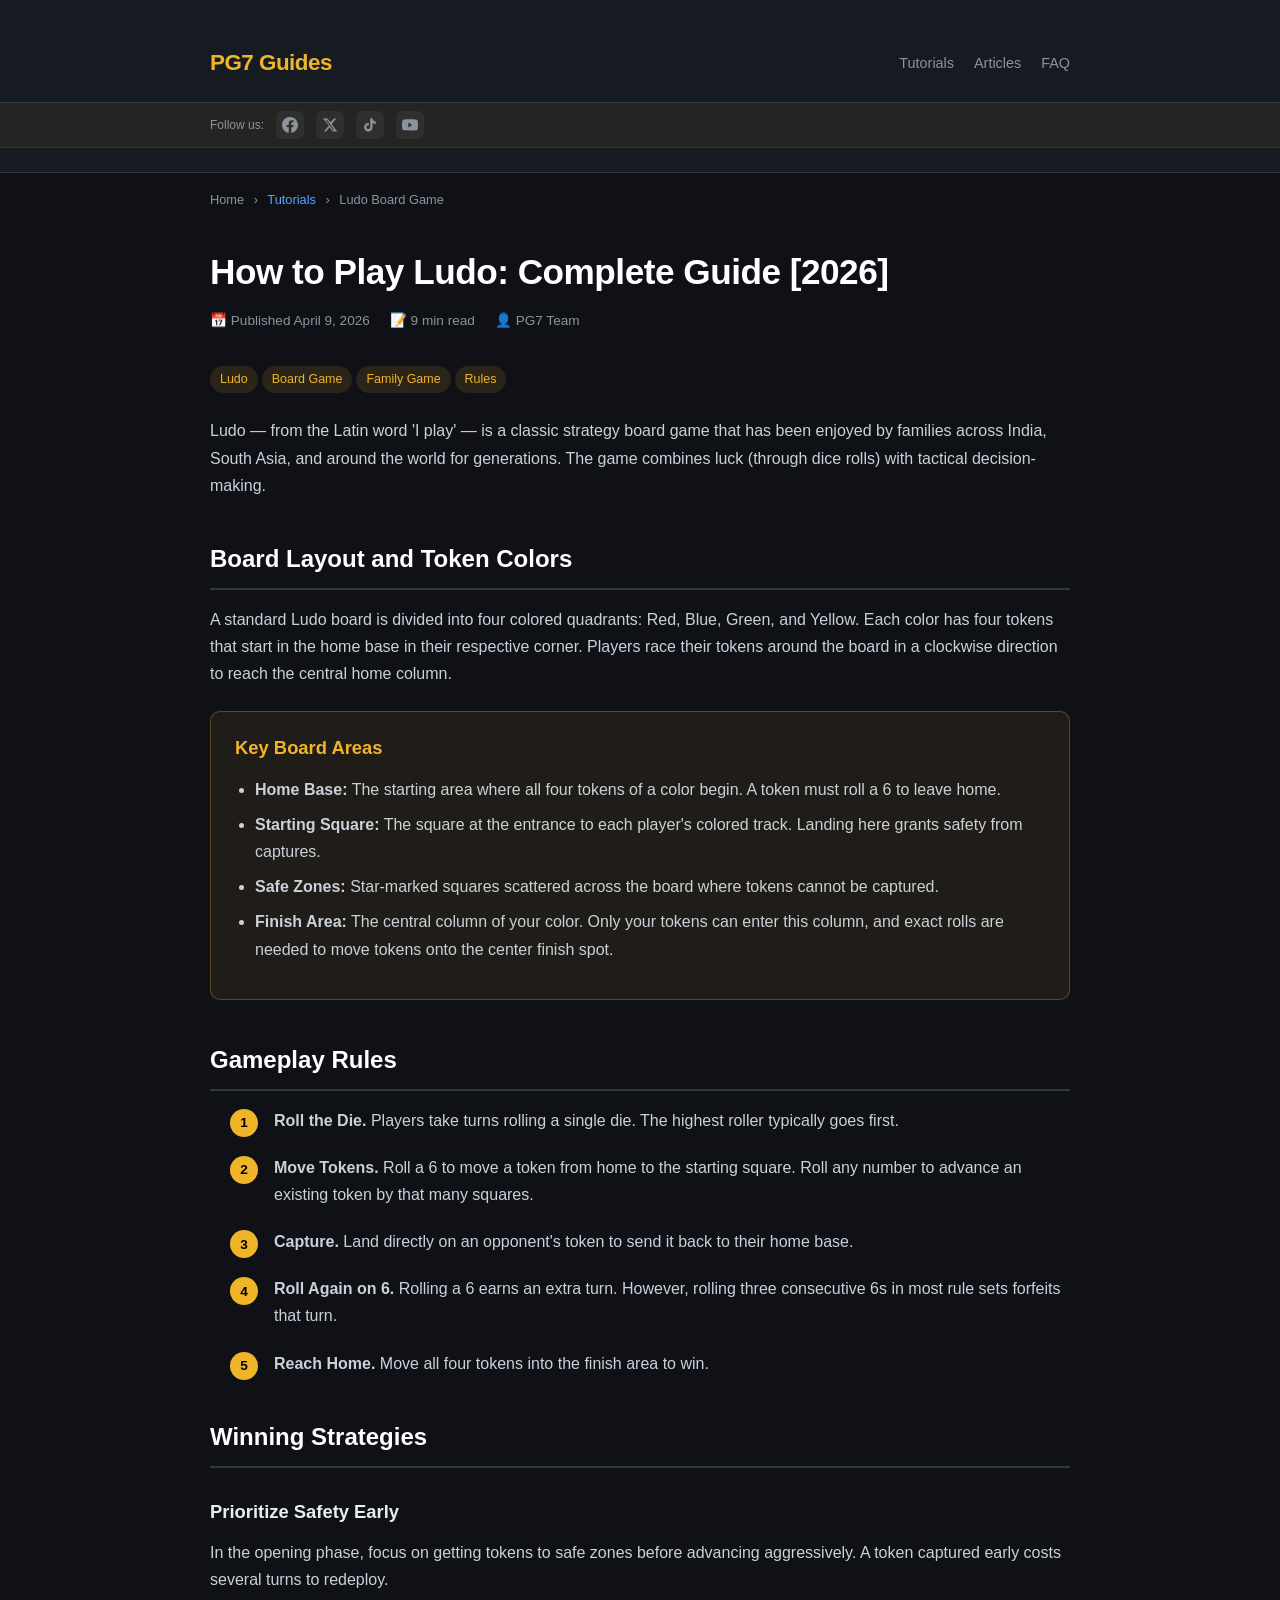
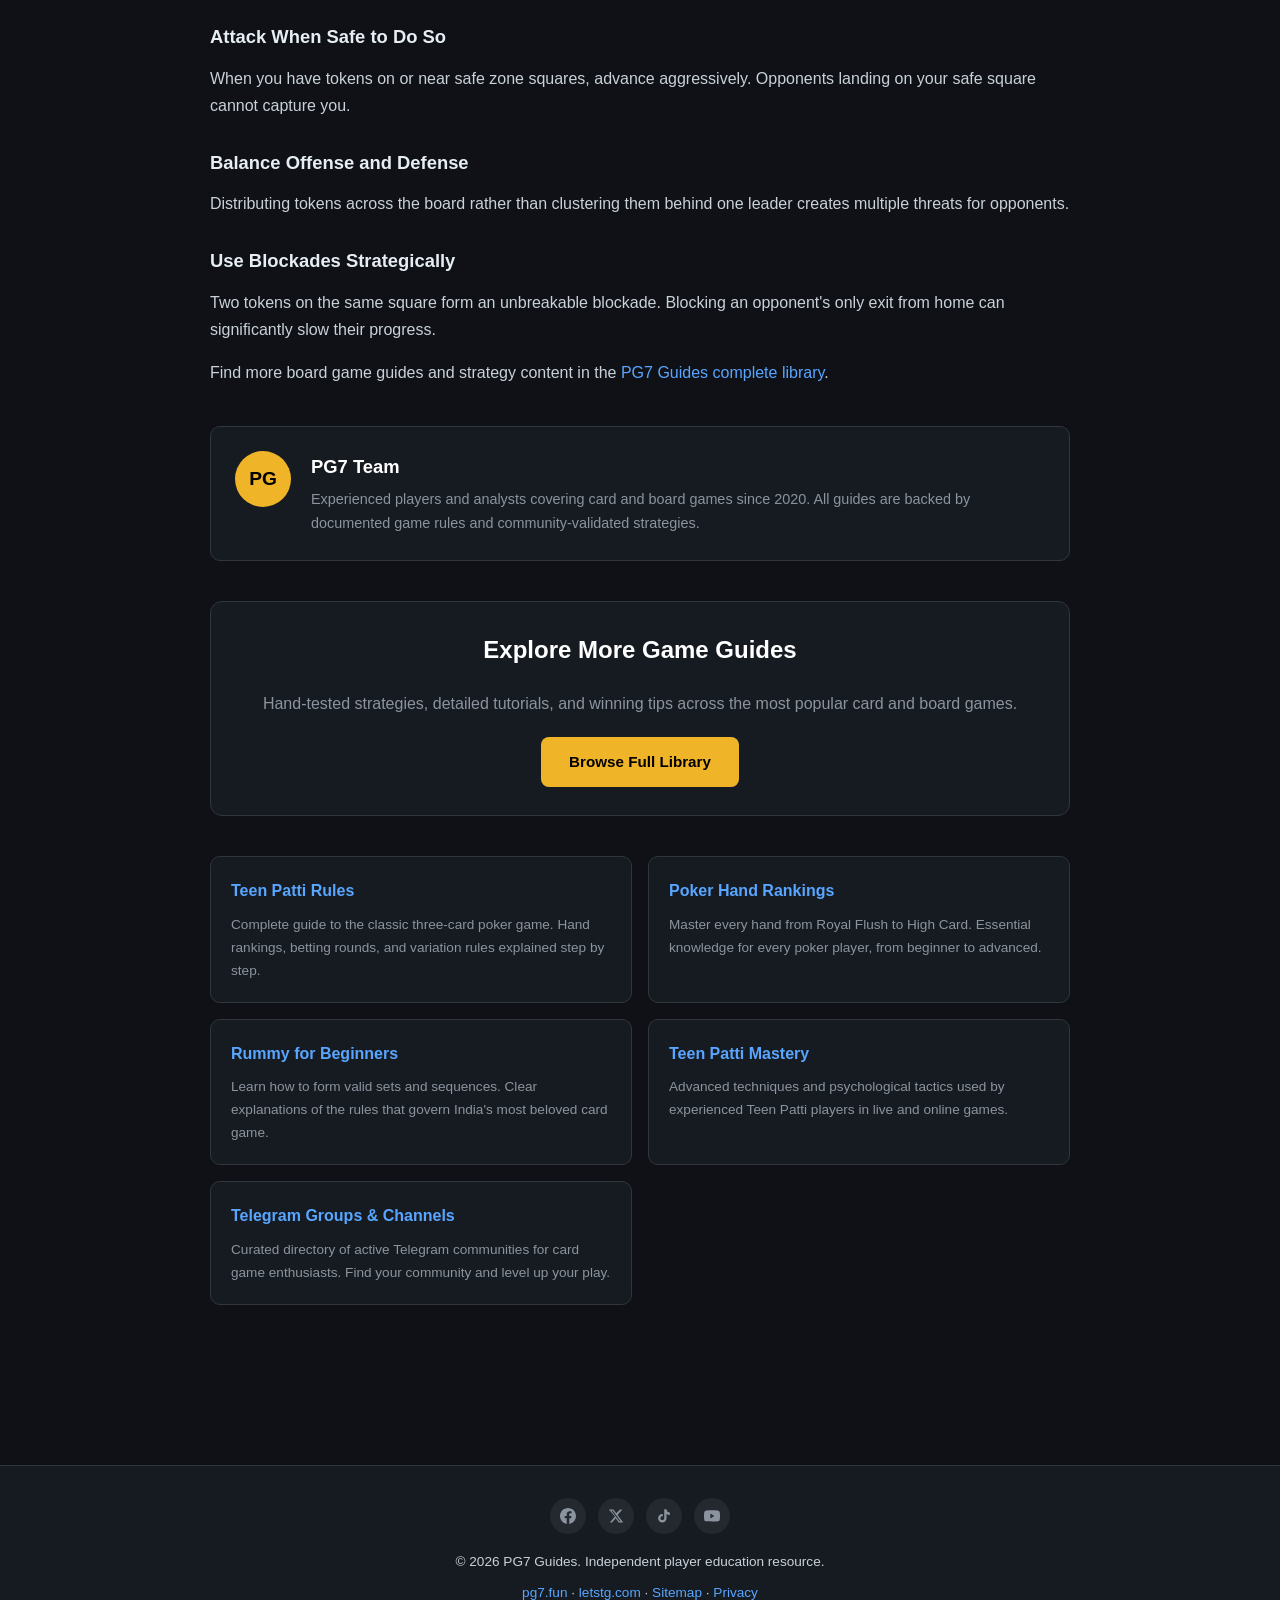
<file: tutorials/ludo-board-game.html>
<!DOCTYPE html>
<html lang="en">
<head>
  <meta charset="UTF-8">
  <meta name="viewport" content="width=device-width, initial-scale=1.0">
  <title>How to Play Ludo: Rules, Board Layout & Winning Strategies | PG7 Guides</title>
  <meta name="description" content="Complete guide to the Ludo board game. Learn the rules, understand the board layout, and apply winning strategies. Suitable for beginners and intermediate players.">
  <meta property="og:title" content="How to Play Ludo: Rules, Board Layout & Winning Strategies | PG7 Guides">
  <meta property="og:description" content="Complete guide to the Ludo board game. Learn the rules, understand the board layout, and apply winning strategies. Suitable for beginners and intermediate players.">
  <meta property="og:type" content="website">
  <meta property="og:site_name" content="PG7 Guides">
  <meta property="og:image" content="https://pg7-guides.github.io/pg7-guides/assets/img/og-image.png">
  <meta name="twitter:card" content="summary_large_image">
  <meta name="twitter:title" content="How to Play Ludo: Rules, Board Layout & Winning Strategies | PG7 Guides">
  <meta name="twitter:description" content="Complete guide to the Ludo board game. Learn the rules, understand the board layout, and apply winning strategies. Suitable for beginners and intermediate players.">
  <meta name="twitter:image" content="https://pg7-guides.github.io/pg7-guides/assets/img/og-image.png">
  <meta property="article:published_time" content="2026-04-09">
  <meta property="article:modified_time" content="2026-05-06">
  <meta property="article:author" content="PG7 Team">
<script type="application/ld+json">{
  "@context": "https://schema.org",
  "@type": "Article",
  "headline": "How to Play Ludo: Rules, Board Layout & Winning Strategies | PG7 Guides",
  "description": "Complete guide to the Ludo board game. Learn the rules, understand the board layout, and apply winning strategies. Suitable for beginners and intermediate players.",
  "url": "https://pg7-guides.github.io/pg7-guides/tutorials/ludo-board-game.html",
  "datePublished": "2026-04-09",
  "dateModified": "2026-05-06",
  "author": {
    "@type": "Person",
    "name": "PG7 Team"
  },
  "publisher": {
    "@type": "Organization",
    "name": "PG7 Guides",
    "url": "https://pg7-guides.github.io/pg7-guides"
  },
  "mainEntityOfPage": {
    "@type": "WebPage",
    "@id": "https://pg7-guides.github.io/pg7-guides/tutorials/ludo-board-game.html"
  }
}</script>
<script type="application/ld+json">{
  "@context": "https://schema.org",
  "@type": "BreadcrumbList",
  "itemListElement": [
    {
      "@type": "ListItem",
      "position": 1,
      "name": "Home",
      "item": "https://pg7-guides.github.io/pg7-guides/index.html"
    },
    {
      "@type": "ListItem",
      "position": 2,
      "name": "Tutorials",
      "item": "https://pg7-guides.github.io/pg7-guides/tutorials/"
    },
    {
      "@type": "ListItem",
      "position": 3,
      "name": "Ludo Board Game",
      "item": "https://pg7-guides.github.io/pg7-guides/tutorials/ludo-board-game.html"
    }
  ]
}</script>
<script type="application/ld+json">{
  "@context": "https://schema.org",
  "@type": "FAQPage",
  "mainEntity": [
    {
      "@type": "Question",
      "name": "What is the objective of Ludo?",
      "acceptedAnswer": {
        "@type": "Answer",
        "text": "The goal is to move all four of your colored tokens from the starting area (home base) onto the central finish area, following the board path clockwise."
      }
    },
    {
      "@type": "Question",
      "name": "How do you capture opponent tokens in Ludo?",
      "acceptedAnswer": {
        "@type": "Answer",
        "text": "Land on an opponent's token to send it back to their home base. A player can only capture on a square that is not a safe zone."
      }
    },
    {
      "@type": "Question",
      "name": "What number must you roll to move a token out of home?",
      "acceptedAnswer": {
        "@type": "Answer",
        "text": "A roll of 6 is required to move a token from the home base onto the starting square of your colored track."
      }
    },
    {
      "@type": "Question",
      "name": "Can a player have more than one token on the same square?",
      "acceptedAnswer": {
        "@type": "Answer",
        "text": "Yes. Tokens of the same color can share a square. This is called 'stacking' and provides safety from captures."
      }
    }
  ]
}</script>

  <link rel="canonical" href="https://pg7-guides.github.io/pg7-guides/tutorials/ludo-board-game.html">
  <link rel="stylesheet" href="../assets/css/style.css">
  <link rel="icon" type="image/svg+xml" href="data:image/svg+xml,<svg xmlns='http://www.w3.org/2000/svg' viewBox='0 0 100 100'><text y='.9em' font-size='90'>&#x1F0B0;</text></svg>">
  <meta name="theme-color" content="#0f1117">
</head>
<body>
  <header>
  <div class="header-top">
    <div class="header-inner">
      <a href="index.html" class="logo">PG7 Guides</a>
      <nav><a href="tutorials/index.html">Tutorials</a><a href="articles/index.html">Articles</a><a href="faq/index.html">FAQ</a></nav>
    </div>
  </div>
  <div class="social-bar">
    <div class="social-bar-inner">
      <span class="social-bar-label">Follow us:</span>
      <a href="https://www.facebook.com/profile.php?id=61589384997044" target="_blank" rel="noopener noreferrer" title="Facebook" aria-label="Facebook" class="social-icon"><svg xmlns="http://www.w3.org/2000/svg" width="16" height="16" viewBox="0 0 24 24" fill="currentColor"><path d="M24 12.073c0-6.627-5.373-12-12-12s-12 5.373-12 12c0 5.99 4.388 10.954 10.125 11.854v-8.385H7.078v-3.47h3.047V9.43c0-3.007 1.792-4.669 4.533-4.669 1.312 0 2.686.235 2.686.235v2.953H15.83c-1.491 0-1.956.925-1.956 1.874v2.25h3.328l-.532 3.47h-2.796v8.385C19.612 23.027 24 18.062 24 12.073z"/></svg></a><a href="https://x.com/pg7_fun" target="_blank" rel="noopener noreferrer" title="X (Twitter)" aria-label="X (Twitter)" class="social-icon"><svg xmlns="http://www.w3.org/2000/svg" width="16" height="16" viewBox="0 0 24 24" fill="currentColor"><path d="M18.244 2.25h3.308l-7.227 8.26 8.502 11.24H16.17l-4.714-6.231-5.401 6.231H2.746l7.73-8.835L1.254 2.25H8.08l4.259 5.631 5.905-5.631zm-1.161 17.52h1.833L7.084 4.126H5.117z"/></svg></a><a href="https://www.tiktok.com/@pg7.fun" target="_blank" rel="noopener noreferrer" title="TikTok" aria-label="TikTok" class="social-icon"><svg xmlns="http://www.w3.org/2000/svg" width="16" height="16" viewBox="0 0 24 24" fill="currentColor"><path d="M19.59 6.69a4.83 4.83 0 0 1-3.77-4.25V2h-3.45v13.67a2.89 2.89 0 0 1-2.88 2.5 2.89 2.89 0 0 1-2.89-2.89 2.89 2.89 0 0 1 2.89-2.89c.28 0 .54.04.79.1V9.01a6.33 6.33 0 0 0-.79-.05 6.34 6.34 0 0 0-6.34 6.34 6.34 6.34 0 0 0 6.34 6.34 6.34 6.34 0 0 0 6.33-6.34v-6.12a8.27 8.27 0 0 0 4.84 1.55V6.5a4.85 4.85 0 0 1-1.01-.19z"/></svg></a><a href="https://www.youtube.com/@pg7_fun" target="_blank" rel="noopener noreferrer" title="YouTube" aria-label="YouTube" class="social-icon"><svg xmlns="http://www.w3.org/2000/svg" width="16" height="16" viewBox="0 0 24 24" fill="currentColor"><path d="M23.498 6.186a3.016 3.016 0 0 0-2.122-2.136C19.505 3.545 12 3.545 12 3.545s-7.505 0-9.377.505A3.017 3.017 0 0 0 .502 6.186C0 8.07 0 12 0 12s0 3.93.502 5.814a3.016 3.016 0 0 0 2.122 2.136c1.871.505 9.376.505 9.376.505s7.505 0 9.377-.505a3.015 3.015 0 0 0 2.122-2.136C24 15.93 24 12 24 12s0-3.93-.502-5.814zM9.545 15.568V8.432L15.455 12l-5.91 3.568z"/></svg></a>
    </div>
  </div>
</header>
<div class="breadcrumb">Home <span>&rsaquo;</span> <a href="index.html">Tutorials</a> <span>&rsaquo;</span> Ludo Board Game</div>
<main>
  <h1>How to Play Ludo: Complete Guide [2026]</h1>
  <div class="article-meta"><span>&#128197; Published April 9, 2026</span><span>&#128221; 9 min read</span><span>&#128100; PG7 Team</span></div>
  <div class="tag-row"><span class="tag">Ludo</span><span class="tag">Board Game</span><span class="tag">Family Game</span><span class="tag">Rules</span></div>

  <div class="article-body">
    <p>Ludo — from the Latin word 'I play' — is a classic strategy board game that has been enjoyed by families across India, South Asia, and around the world for generations. The game combines luck (through dice rolls) with tactical decision-making.</p>

    <h2>Board Layout and Token Colors</h2>
    <p>A standard Ludo board is divided into four colored quadrants: Red, Blue, Green, and Yellow. Each color has four tokens that start in the home base in their respective corner. Players race their tokens around the board in a clockwise direction to reach the central home column.</p>
    <div class="rule-box">
      <h3>Key Board Areas</h3>
      <ul>
        <li><strong>Home Base:</strong> The starting area where all four tokens of a color begin. A token must roll a 6 to leave home.</li>
        <li><strong>Starting Square:</strong> The square at the entrance to each player's colored track. Landing here grants safety from captures.</li>
        <li><strong>Safe Zones:</strong> Star-marked squares scattered across the board where tokens cannot be captured.</li>
        <li><strong>Finish Area:</strong> The central column of your color. Only your tokens can enter this column, and exact rolls are needed to move tokens onto the center finish spot.</li>
      </ul>
    </div>

    <h2>Gameplay Rules</h2>
    <ol class="step-list">
      <li><strong>Roll the Die.</strong> Players take turns rolling a single die. The highest roller typically goes first.</li>
      <li><strong>Move Tokens.</strong> Roll a 6 to move a token from home to the starting square. Roll any number to advance an existing token by that many squares.</li>
      <li><strong>Capture.</strong> Land directly on an opponent's token to send it back to their home base.</li>
      <li><strong>Roll Again on 6.</strong> Rolling a 6 earns an extra turn. However, rolling three consecutive 6s in most rule sets forfeits that turn.</li>
      <li><strong>Reach Home.</strong> Move all four tokens into the finish area to win.</li>
    </ol>

    <h2>Winning Strategies</h2>
    <h3>Prioritize Safety Early</h3>
    <p>In the opening phase, focus on getting tokens to safe zones before advancing aggressively. A token captured early costs several turns to redeploy.</p>
    <h3>Attack When Safe to Do So</h3>
    <p>When you have tokens on or near safe zone squares, advance aggressively. Opponents landing on your safe square cannot capture you.</p>
    <h3>Balance Offense and Defense</h3>
    <p>Distributing tokens across the board rather than clustering them behind one leader creates multiple threats for opponents.</p>
    <h3>Use Blockades Strategically</h3>
    <p>Two tokens on the same square form an unbreakable blockade. Blocking an opponent's only exit from home can significantly slow their progress.</p>
    <p>Find more board game guides and strategy content in the <a href="https://pg7.fun">PG7 Guides complete library</a>.</p>
  </div>
  <div class="author-box">
  <div class="author-avatar">PG</div>
  <div class="author-info">
    <h3>PG7 Team</h3>
    <p>Experienced players and analysts covering card and board games since 2020. All guides are backed by documented game rules and community-validated strategies.</p>
  </div>
</div>
  <div class="cta-section">
  <h2>Explore More Game Guides</h2>
  <p style="margin-bottom:20px;color:var(--text-muted)">Hand-tested strategies, detailed tutorials, and winning tips across the most popular card and board games.</p>
  <a href="https://pg7.fun" class="btn" rel="noopener">Browse Full Library</a>
</div>

<div class="related-grid">
  <a href="https://pg7-guides.github.io/pg7-guides/tutorials/teen-patti-rules.html" class="related-card">
    <h3>Teen Patti Rules</h3>
    <p>Complete guide to the classic three-card poker game. Hand rankings, betting rounds, and variation rules explained step by step.</p>
  </a>
  <a href="https://pg7-guides.github.io/pg7-guides/tutorials/poker-hand-rankings.html" class="related-card">
    <h3>Poker Hand Rankings</h3>
    <p>Master every hand from Royal Flush to High Card. Essential knowledge for every poker player, from beginner to advanced.</p>
  </a>
  <a href="https://pg7-guides.github.io/pg7-guides/tutorials/rummy-beginners-guide.html" class="related-card">
    <h3>Rummy for Beginners</h3>
    <p>Learn how to form valid sets and sequences. Clear explanations of the rules that govern India's most beloved card game.</p>
  </a>
  <a href="https://pg7-guides.github.io/pg7-guides/articles/teen-patti-mastery.html" class="related-card">
    <h3>Teen Patti Mastery</h3>
    <p>Advanced techniques and psychological tactics used by experienced Teen Patti players in live and online games.</p>
  </a>
  <a href="https://letstg.com" class="related-card" rel="noopener noreferrer" target="_blank">
    <h3>Telegram Groups & Channels</h3>
    <p>Curated directory of active Telegram communities for card game enthusiasts. Find your community and level up your play.</p>
  </a>
</div>
</main>
<footer>
  <div class="social-links"><a href="https://www.facebook.com/profile.php?id=61589384997044" target="_blank" rel="noopener noreferrer" title="Facebook" aria-label="Facebook"><svg xmlns="http://www.w3.org/2000/svg" width="16" height="16" viewBox="0 0 24 24" fill="currentColor"><path d="M24 12.073c0-6.627-5.373-12-12-12s-12 5.373-12 12c0 5.99 4.388 10.954 10.125 11.854v-8.385H7.078v-3.47h3.047V9.43c0-3.007 1.792-4.669 4.533-4.669 1.312 0 2.686.235 2.686.235v2.953H15.83c-1.491 0-1.956.925-1.956 1.874v2.25h3.328l-.532 3.47h-2.796v8.385C19.612 23.027 24 18.062 24 12.073z"/></svg></a>
    <a href="https://x.com/pg7_fun" target="_blank" rel="noopener noreferrer" title="X (Twitter)" aria-label="X (Twitter)"><svg xmlns="http://www.w3.org/2000/svg" width="16" height="16" viewBox="0 0 24 24" fill="currentColor"><path d="M18.244 2.25h3.308l-7.227 8.26 8.502 11.24H16.17l-4.714-6.231-5.401 6.231H2.746l7.73-8.835L1.254 2.25H8.08l4.259 5.631 5.905-5.631zm-1.161 17.52h1.833L7.084 4.126H5.117z"/></svg></a>
    <a href="https://www.tiktok.com/@pg7.fun" target="_blank" rel="noopener noreferrer" title="TikTok" aria-label="TikTok"><svg xmlns="http://www.w3.org/2000/svg" width="16" height="16" viewBox="0 0 24 24" fill="currentColor"><path d="M19.59 6.69a4.83 4.83 0 0 1-3.77-4.25V2h-3.45v13.67a2.89 2.89 0 0 1-2.88 2.5 2.89 2.89 0 0 1-2.89-2.89 2.89 2.89 0 0 1 2.89-2.89c.28 0 .54.04.79.1V9.01a6.33 6.33 0 0 0-.79-.05 6.34 6.34 0 0 0-6.34 6.34 6.34 6.34 0 0 0 6.34 6.34 6.34 6.34 0 0 0 6.33-6.34v-6.12a8.27 8.27 0 0 0 4.84 1.55V6.5a4.85 4.85 0 0 1-1.01-.19z"/></svg></a>
    <a href="https://www.youtube.com/@pg7_fun" target="_blank" rel="noopener noreferrer" title="YouTube" aria-label="YouTube"><svg xmlns="http://www.w3.org/2000/svg" width="16" height="16" viewBox="0 0 24 24" fill="currentColor"><path d="M23.498 6.186a3.016 3.016 0 0 0-2.122-2.136C19.505 3.545 12 3.545 12 3.545s-7.505 0-9.377.505A3.017 3.017 0 0 0 .502 6.186C0 8.07 0 12 0 12s0 3.93.502 5.814a3.016 3.016 0 0 0 2.122 2.136c1.871.505 9.376.505 9.376.505s7.505 0 9.377-.505a3.015 3.015 0 0 0 2.122-2.136C24 15.93 24 12 24 12s0-3.93-.502-5.814zM9.545 15.568V8.432L15.455 12l-5.91 3.568z"/></svg></a>
    </div>
  <p>&copy; 2026 PG7 Guides. Independent player education resource.</p>
  <p>
    <a href="https://pg7.fun">pg7.fun</a> &middot;
    <a href="https://letstg.com">letstg.com</a> &middot;
    <a href="https://pg7-guides.github.io/pg7-guides/sitemap.xml">Sitemap</a> &middot;
    <a href="https://pg7-guides.github.io/pg7-guides/robots.txt">Privacy</a>
  </p>
</footer>
<script src="/assets/js/main.js"></script>
  <script src="../assets/js/main.js"></script>
</body>
</html>
</file>
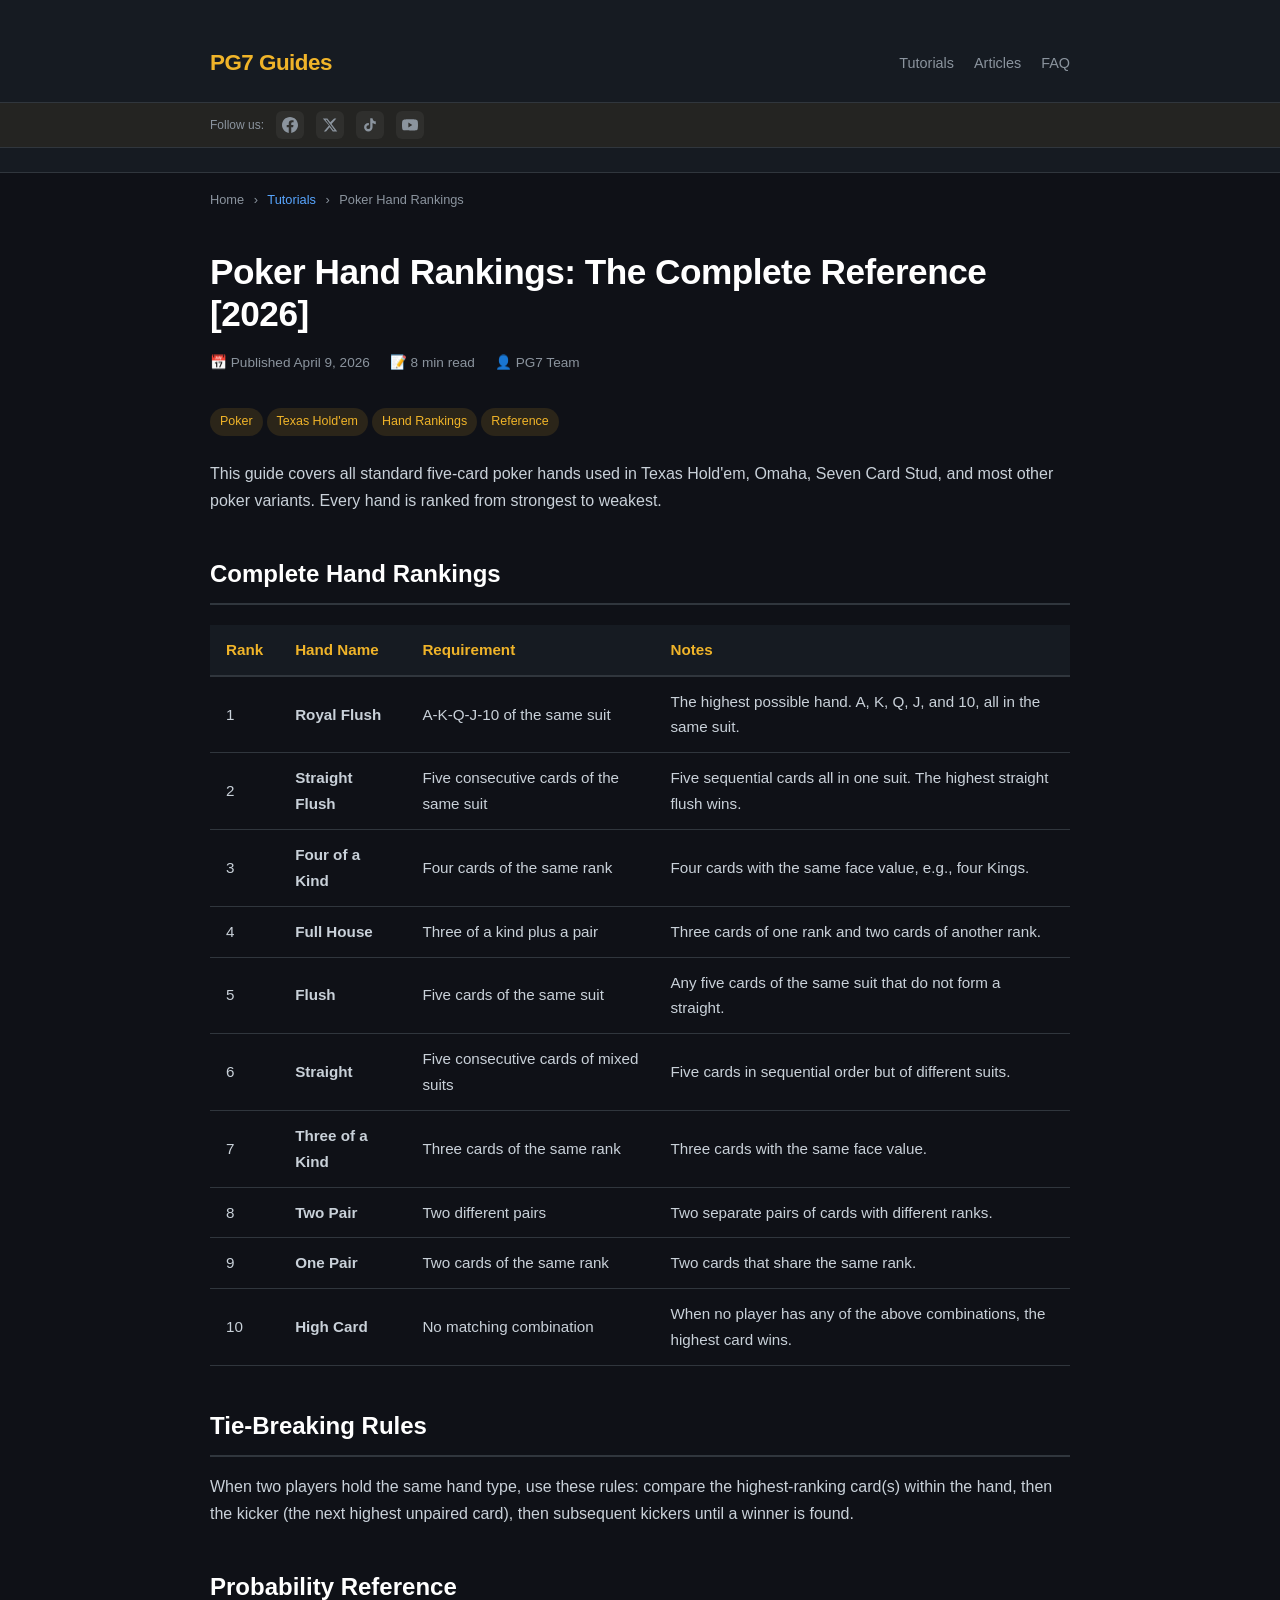
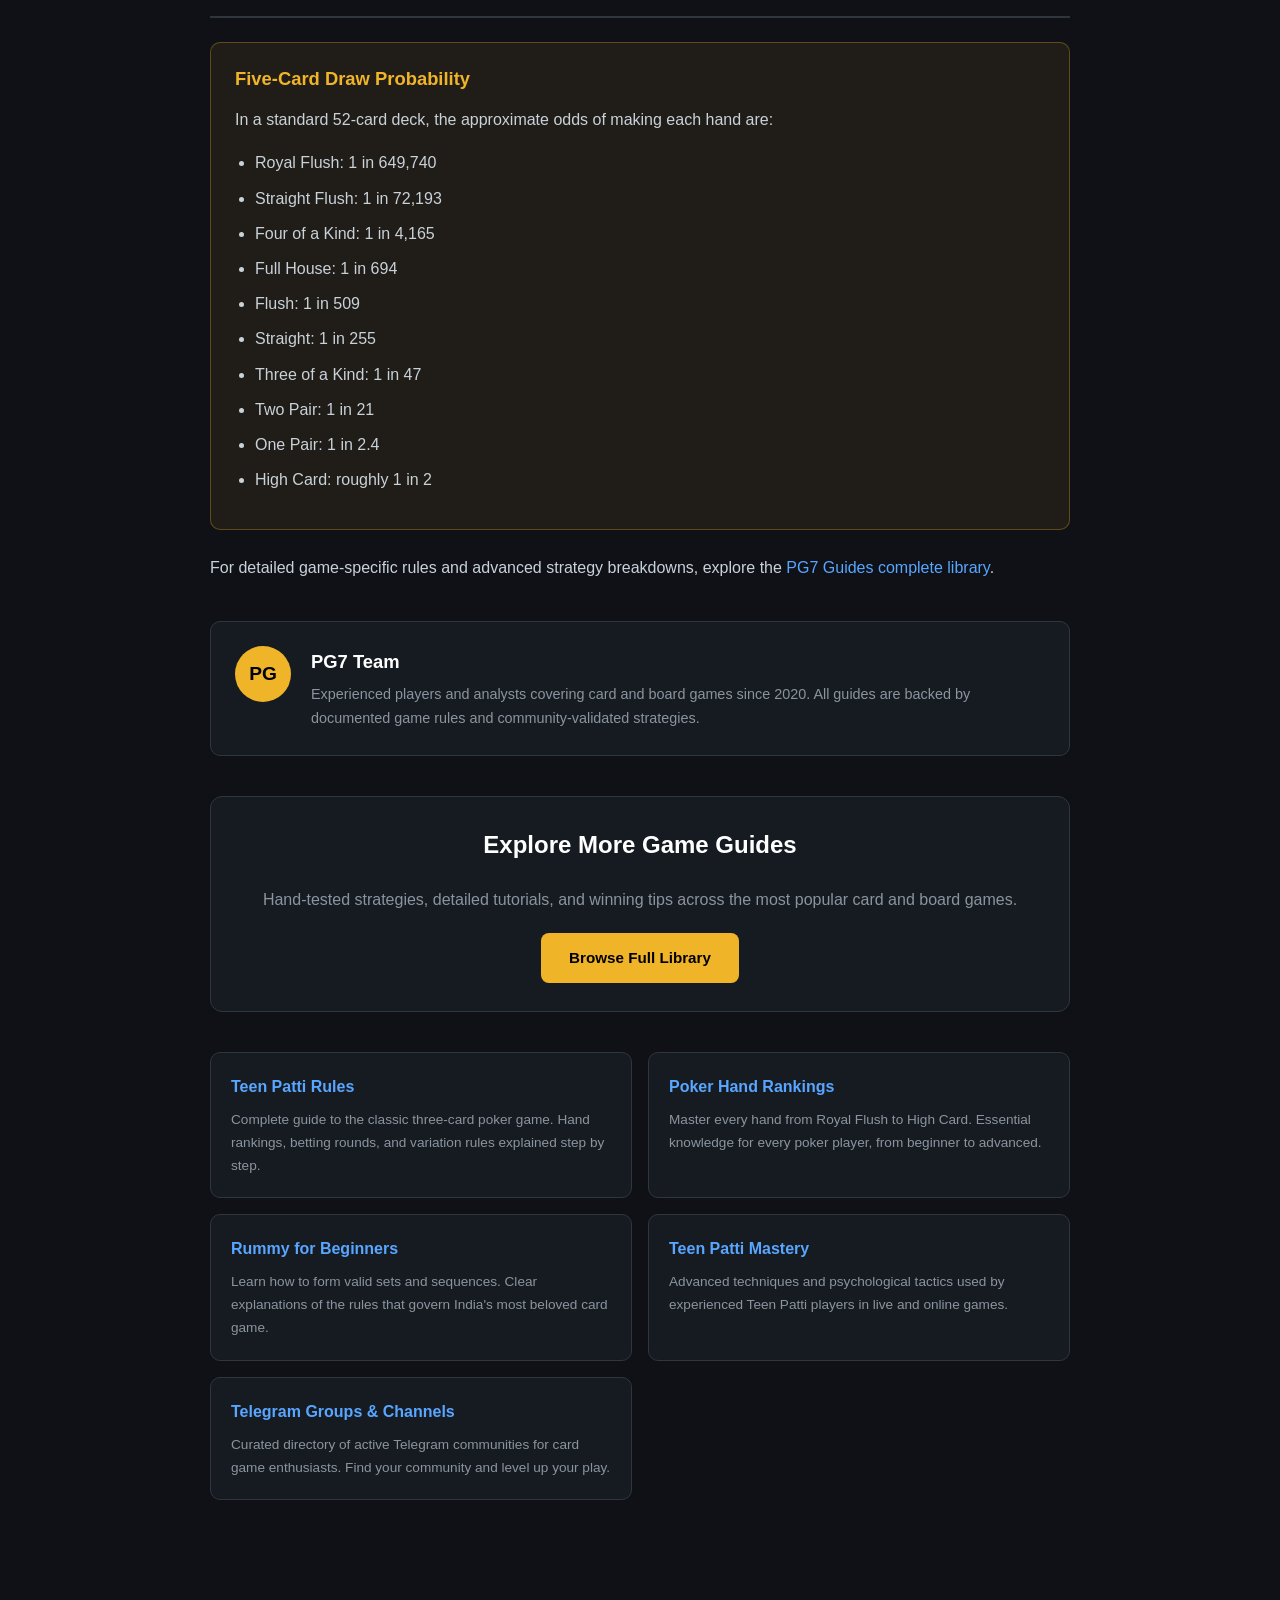
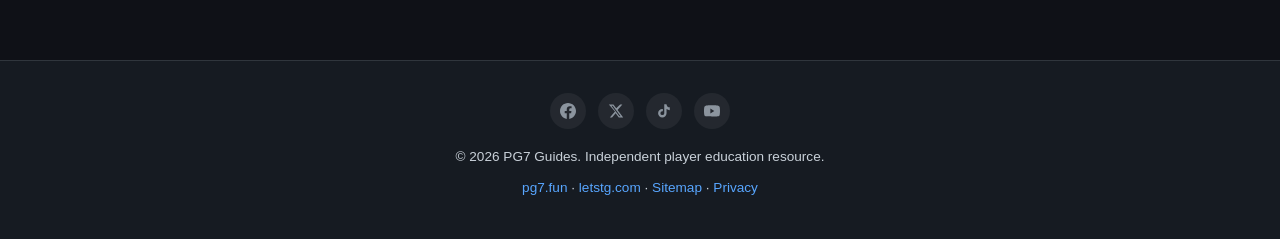
<file: tutorials/poker-hand-rankings.html>
<!DOCTYPE html>
<html lang="en">
<head>
  <meta charset="UTF-8">
  <meta name="viewport" content="width=device-width, initial-scale=1.0">
  <title>Poker Hand Rankings: Complete Guide 2026 | PG7 Guides</title>
  <meta name="description" content="Master every poker hand from Royal Flush to High Card. Includes detailed explanations, probability data, and comparison examples for beginners and advanced players.">
  <meta property="og:title" content="Poker Hand Rankings: Complete Guide 2026 | PG7 Guides">
  <meta property="og:description" content="Master every poker hand from Royal Flush to High Card. Includes detailed explanations, probability data, and comparison examples for beginners and advanced players.">
  <meta property="og:type" content="website">
  <meta property="og:site_name" content="PG7 Guides">
  <meta property="og:image" content="https://pg7-guides.github.io/pg7-guides/assets/img/og-image.png">
  <meta name="twitter:card" content="summary_large_image">
  <meta name="twitter:title" content="Poker Hand Rankings: Complete Guide 2026 | PG7 Guides">
  <meta name="twitter:description" content="Master every poker hand from Royal Flush to High Card. Includes detailed explanations, probability data, and comparison examples for beginners and advanced players.">
  <meta name="twitter:image" content="https://pg7-guides.github.io/pg7-guides/assets/img/og-image.png">
  <meta property="article:published_time" content="2026-04-09">
  <meta property="article:modified_time" content="2026-05-06">
  <meta property="article:author" content="PG7 Team">
<script type="application/ld+json">{
  "@context": "https://schema.org",
  "@type": "Article",
  "headline": "Poker Hand Rankings: Complete Guide 2026 | PG7 Guides",
  "description": "Master every poker hand from Royal Flush to High Card. Includes detailed explanations, probability data, and comparison examples for beginners and advanced players.",
  "url": "https://pg7-guides.github.io/pg7-guides/tutorials/poker-hand-rankings.html",
  "datePublished": "2026-04-09",
  "dateModified": "2026-05-06",
  "author": {
    "@type": "Person",
    "name": "PG7 Team"
  },
  "publisher": {
    "@type": "Organization",
    "name": "PG7 Guides",
    "url": "https://pg7-guides.github.io/pg7-guides"
  },
  "mainEntityOfPage": {
    "@type": "WebPage",
    "@id": "https://pg7-guides.github.io/pg7-guides/tutorials/poker-hand-rankings.html"
  }
}</script>
<script type="application/ld+json">{
  "@context": "https://schema.org",
  "@type": "BreadcrumbList",
  "itemListElement": [
    {
      "@type": "ListItem",
      "position": 1,
      "name": "Home",
      "item": "https://pg7-guides.github.io/pg7-guides/index.html"
    },
    {
      "@type": "ListItem",
      "position": 2,
      "name": "Tutorials",
      "item": "https://pg7-guides.github.io/pg7-guides/tutorials/"
    },
    {
      "@type": "ListItem",
      "position": 3,
      "name": "Poker Hand Rankings",
      "item": "https://pg7-guides.github.io/pg7-guides/tutorials/poker-hand-rankings.html"
    }
  ]
}</script>
<script type="application/ld+json">{
  "@context": "https://schema.org",
  "@type": "FAQPage",
  "mainEntity": [
    {
      "@type": "Question",
      "name": "What is the highest poker hand?",
      "acceptedAnswer": {
        "@type": "Answer",
        "text": "The Royal Flush is the highest poker hand. It consists of A, K, Q, J, and 10 \u2014 all of the same suit."
      }
    },
    {
      "@type": "Question",
      "name": "Does a flush beat a straight?",
      "acceptedAnswer": {
        "@type": "Answer",
        "text": "Yes. In standard poker hand rankings, a flush ranks higher than a straight."
      }
    },
    {
      "@type": "Question",
      "name": "What happens if two players have the same hand?",
      "acceptedAnswer": {
        "@type": "Answer",
        "text": "The tiebreaker is determined by the highest card within the hand. For example, two pairs of Kings beats two pairs of Queens."
      }
    },
    {
      "@type": "Question",
      "name": "Is A-2-3-4-5 a straight?",
      "acceptedAnswer": {
        "@type": "Answer",
        "text": "Yes. Ace can be used as a low card in a wheel straight (A-2-3-4-5). It is the lowest possible straight."
      }
    }
  ]
}</script>

  <link rel="canonical" href="https://pg7-guides.github.io/pg7-guides/tutorials/poker-hand-rankings.html">
  <link rel="stylesheet" href="../assets/css/style.css">
  <link rel="icon" type="image/svg+xml" href="data:image/svg+xml,<svg xmlns='http://www.w3.org/2000/svg' viewBox='0 0 100 100'><text y='.9em' font-size='90'>&#x1F0B0;</text></svg>">
  <meta name="theme-color" content="#0f1117">
</head>
<body>
  <header>
  <div class="header-top">
    <div class="header-inner">
      <a href="index.html" class="logo">PG7 Guides</a>
      <nav><a href="tutorials/index.html">Tutorials</a><a href="articles/index.html">Articles</a><a href="faq/index.html">FAQ</a></nav>
    </div>
  </div>
  <div class="social-bar">
    <div class="social-bar-inner">
      <span class="social-bar-label">Follow us:</span>
      <a href="https://www.facebook.com/profile.php?id=61589384997044" target="_blank" rel="noopener noreferrer" title="Facebook" aria-label="Facebook" class="social-icon"><svg xmlns="http://www.w3.org/2000/svg" width="16" height="16" viewBox="0 0 24 24" fill="currentColor"><path d="M24 12.073c0-6.627-5.373-12-12-12s-12 5.373-12 12c0 5.99 4.388 10.954 10.125 11.854v-8.385H7.078v-3.47h3.047V9.43c0-3.007 1.792-4.669 4.533-4.669 1.312 0 2.686.235 2.686.235v2.953H15.83c-1.491 0-1.956.925-1.956 1.874v2.25h3.328l-.532 3.47h-2.796v8.385C19.612 23.027 24 18.062 24 12.073z"/></svg></a><a href="https://x.com/pg7_fun" target="_blank" rel="noopener noreferrer" title="X (Twitter)" aria-label="X (Twitter)" class="social-icon"><svg xmlns="http://www.w3.org/2000/svg" width="16" height="16" viewBox="0 0 24 24" fill="currentColor"><path d="M18.244 2.25h3.308l-7.227 8.26 8.502 11.24H16.17l-4.714-6.231-5.401 6.231H2.746l7.73-8.835L1.254 2.25H8.08l4.259 5.631 5.905-5.631zm-1.161 17.52h1.833L7.084 4.126H5.117z"/></svg></a><a href="https://www.tiktok.com/@pg7.fun" target="_blank" rel="noopener noreferrer" title="TikTok" aria-label="TikTok" class="social-icon"><svg xmlns="http://www.w3.org/2000/svg" width="16" height="16" viewBox="0 0 24 24" fill="currentColor"><path d="M19.59 6.69a4.83 4.83 0 0 1-3.77-4.25V2h-3.45v13.67a2.89 2.89 0 0 1-2.88 2.5 2.89 2.89 0 0 1-2.89-2.89 2.89 2.89 0 0 1 2.89-2.89c.28 0 .54.04.79.1V9.01a6.33 6.33 0 0 0-.79-.05 6.34 6.34 0 0 0-6.34 6.34 6.34 6.34 0 0 0 6.34 6.34 6.34 6.34 0 0 0 6.33-6.34v-6.12a8.27 8.27 0 0 0 4.84 1.55V6.5a4.85 4.85 0 0 1-1.01-.19z"/></svg></a><a href="https://www.youtube.com/@pg7_fun" target="_blank" rel="noopener noreferrer" title="YouTube" aria-label="YouTube" class="social-icon"><svg xmlns="http://www.w3.org/2000/svg" width="16" height="16" viewBox="0 0 24 24" fill="currentColor"><path d="M23.498 6.186a3.016 3.016 0 0 0-2.122-2.136C19.505 3.545 12 3.545 12 3.545s-7.505 0-9.377.505A3.017 3.017 0 0 0 .502 6.186C0 8.07 0 12 0 12s0 3.93.502 5.814a3.016 3.016 0 0 0 2.122 2.136c1.871.505 9.376.505 9.376.505s7.505 0 9.377-.505a3.015 3.015 0 0 0 2.122-2.136C24 15.93 24 12 24 12s0-3.93-.502-5.814zM9.545 15.568V8.432L15.455 12l-5.91 3.568z"/></svg></a>
    </div>
  </div>
</header>
<div class="breadcrumb">Home <span>&rsaquo;</span> <a href="index.html">Tutorials</a> <span>&rsaquo;</span> Poker Hand Rankings</div>
<main>
  <h1>Poker Hand Rankings: The Complete Reference [2026]</h1>
  <div class="article-meta"><span>&#128197; Published April 9, 2026</span><span>&#128221; 8 min read</span><span>&#128100; PG7 Team</span></div>
  <div class="tag-row"><span class="tag">Poker</span><span class="tag">Texas Hold'em</span><span class="tag">Hand Rankings</span><span class="tag">Reference</span></div>

  <div class="article-body">
    <p>This guide covers all standard five-card poker hands used in Texas Hold'em, Omaha, Seven Card Stud, and most other poker variants. Every hand is ranked from strongest to weakest.</p>
    <h2>Complete Hand Rankings</h2>
    <table class="hand-ranking-table">
      <thead><tr><th>Rank</th><th>Hand Name</th><th>Requirement</th><th>Notes</th></tr></thead>
      <tbody>      <tr><td>1</td><td><strong>Royal Flush</strong></td><td>A-K-Q-J-10 of the same suit</td><td>The highest possible hand. A, K, Q, J, and 10, all in the same suit.</td></tr>
      <tr><td>2</td><td><strong>Straight Flush</strong></td><td>Five consecutive cards of the same suit</td><td>Five sequential cards all in one suit. The highest straight flush wins.</td></tr>
      <tr><td>3</td><td><strong>Four of a Kind</strong></td><td>Four cards of the same rank</td><td>Four cards with the same face value, e.g., four Kings.</td></tr>
      <tr><td>4</td><td><strong>Full House</strong></td><td>Three of a kind plus a pair</td><td>Three cards of one rank and two cards of another rank.</td></tr>
      <tr><td>5</td><td><strong>Flush</strong></td><td>Five cards of the same suit</td><td>Any five cards of the same suit that do not form a straight.</td></tr>
      <tr><td>6</td><td><strong>Straight</strong></td><td>Five consecutive cards of mixed suits</td><td>Five cards in sequential order but of different suits.</td></tr>
      <tr><td>7</td><td><strong>Three of a Kind</strong></td><td>Three cards of the same rank</td><td>Three cards with the same face value.</td></tr>
      <tr><td>8</td><td><strong>Two Pair</strong></td><td>Two different pairs</td><td>Two separate pairs of cards with different ranks.</td></tr>
      <tr><td>9</td><td><strong>One Pair</strong></td><td>Two cards of the same rank</td><td>Two cards that share the same rank.</td></tr>
      <tr><td>10</td><td><strong>High Card</strong></td><td>No matching combination</td><td>When no player has any of the above combinations, the highest card wins.</td></tr>
</tbody>
    </table>

    <h2>Tie-Breaking Rules</h2>
    <p>When two players hold the same hand type, use these rules: compare the highest-ranking card(s) within the hand, then the kicker (the next highest unpaired card), then subsequent kickers until a winner is found.</p>

    <h2>Probability Reference</h2>
    <div class="rule-box">
      <h3>Five-Card Draw Probability</h3>
      <p>In a standard 52-card deck, the approximate odds of making each hand are:</p>
      <ul>
        <li>Royal Flush: 1 in 649,740</li>
        <li>Straight Flush: 1 in 72,193</li>
        <li>Four of a Kind: 1 in 4,165</li>
        <li>Full House: 1 in 694</li>
        <li>Flush: 1 in 509</li>
        <li>Straight: 1 in 255</li>
        <li>Three of a Kind: 1 in 47</li>
        <li>Two Pair: 1 in 21</li>
        <li>One Pair: 1 in 2.4</li>
        <li>High Card: roughly 1 in 2</li>
      </ul>
    </div>
    <p>For detailed game-specific rules and advanced strategy breakdowns, explore the <a href="https://pg7.fun">PG7 Guides complete library</a>.</p>
  </div>
  <div class="author-box">
  <div class="author-avatar">PG</div>
  <div class="author-info">
    <h3>PG7 Team</h3>
    <p>Experienced players and analysts covering card and board games since 2020. All guides are backed by documented game rules and community-validated strategies.</p>
  </div>
</div>
  <div class="cta-section">
  <h2>Explore More Game Guides</h2>
  <p style="margin-bottom:20px;color:var(--text-muted)">Hand-tested strategies, detailed tutorials, and winning tips across the most popular card and board games.</p>
  <a href="https://pg7.fun" class="btn" rel="noopener">Browse Full Library</a>
</div>

<div class="related-grid">
  <a href="https://pg7-guides.github.io/pg7-guides/tutorials/teen-patti-rules.html" class="related-card">
    <h3>Teen Patti Rules</h3>
    <p>Complete guide to the classic three-card poker game. Hand rankings, betting rounds, and variation rules explained step by step.</p>
  </a>
  <a href="https://pg7-guides.github.io/pg7-guides/tutorials/poker-hand-rankings.html" class="related-card">
    <h3>Poker Hand Rankings</h3>
    <p>Master every hand from Royal Flush to High Card. Essential knowledge for every poker player, from beginner to advanced.</p>
  </a>
  <a href="https://pg7-guides.github.io/pg7-guides/tutorials/rummy-beginners-guide.html" class="related-card">
    <h3>Rummy for Beginners</h3>
    <p>Learn how to form valid sets and sequences. Clear explanations of the rules that govern India's most beloved card game.</p>
  </a>
  <a href="https://pg7-guides.github.io/pg7-guides/articles/teen-patti-mastery.html" class="related-card">
    <h3>Teen Patti Mastery</h3>
    <p>Advanced techniques and psychological tactics used by experienced Teen Patti players in live and online games.</p>
  </a>
  <a href="https://letstg.com" class="related-card" rel="noopener noreferrer" target="_blank">
    <h3>Telegram Groups & Channels</h3>
    <p>Curated directory of active Telegram communities for card game enthusiasts. Find your community and level up your play.</p>
  </a>
</div>
</main>
<footer>
  <div class="social-links"><a href="https://www.facebook.com/profile.php?id=61589384997044" target="_blank" rel="noopener noreferrer" title="Facebook" aria-label="Facebook"><svg xmlns="http://www.w3.org/2000/svg" width="16" height="16" viewBox="0 0 24 24" fill="currentColor"><path d="M24 12.073c0-6.627-5.373-12-12-12s-12 5.373-12 12c0 5.99 4.388 10.954 10.125 11.854v-8.385H7.078v-3.47h3.047V9.43c0-3.007 1.792-4.669 4.533-4.669 1.312 0 2.686.235 2.686.235v2.953H15.83c-1.491 0-1.956.925-1.956 1.874v2.25h3.328l-.532 3.47h-2.796v8.385C19.612 23.027 24 18.062 24 12.073z"/></svg></a>
    <a href="https://x.com/pg7_fun" target="_blank" rel="noopener noreferrer" title="X (Twitter)" aria-label="X (Twitter)"><svg xmlns="http://www.w3.org/2000/svg" width="16" height="16" viewBox="0 0 24 24" fill="currentColor"><path d="M18.244 2.25h3.308l-7.227 8.26 8.502 11.24H16.17l-4.714-6.231-5.401 6.231H2.746l7.73-8.835L1.254 2.25H8.08l4.259 5.631 5.905-5.631zm-1.161 17.52h1.833L7.084 4.126H5.117z"/></svg></a>
    <a href="https://www.tiktok.com/@pg7.fun" target="_blank" rel="noopener noreferrer" title="TikTok" aria-label="TikTok"><svg xmlns="http://www.w3.org/2000/svg" width="16" height="16" viewBox="0 0 24 24" fill="currentColor"><path d="M19.59 6.69a4.83 4.83 0 0 1-3.77-4.25V2h-3.45v13.67a2.89 2.89 0 0 1-2.88 2.5 2.89 2.89 0 0 1-2.89-2.89 2.89 2.89 0 0 1 2.89-2.89c.28 0 .54.04.79.1V9.01a6.33 6.33 0 0 0-.79-.05 6.34 6.34 0 0 0-6.34 6.34 6.34 6.34 0 0 0 6.34 6.34 6.34 6.34 0 0 0 6.33-6.34v-6.12a8.27 8.27 0 0 0 4.84 1.55V6.5a4.85 4.85 0 0 1-1.01-.19z"/></svg></a>
    <a href="https://www.youtube.com/@pg7_fun" target="_blank" rel="noopener noreferrer" title="YouTube" aria-label="YouTube"><svg xmlns="http://www.w3.org/2000/svg" width="16" height="16" viewBox="0 0 24 24" fill="currentColor"><path d="M23.498 6.186a3.016 3.016 0 0 0-2.122-2.136C19.505 3.545 12 3.545 12 3.545s-7.505 0-9.377.505A3.017 3.017 0 0 0 .502 6.186C0 8.07 0 12 0 12s0 3.93.502 5.814a3.016 3.016 0 0 0 2.122 2.136c1.871.505 9.376.505 9.376.505s7.505 0 9.377-.505a3.015 3.015 0 0 0 2.122-2.136C24 15.93 24 12 24 12s0-3.93-.502-5.814zM9.545 15.568V8.432L15.455 12l-5.91 3.568z"/></svg></a>
    </div>
  <p>&copy; 2026 PG7 Guides. Independent player education resource.</p>
  <p>
    <a href="https://pg7.fun">pg7.fun</a> &middot;
    <a href="https://letstg.com">letstg.com</a> &middot;
    <a href="https://pg7-guides.github.io/pg7-guides/sitemap.xml">Sitemap</a> &middot;
    <a href="https://pg7-guides.github.io/pg7-guides/robots.txt">Privacy</a>
  </p>
</footer>
<script src="/assets/js/main.js"></script>
  <script src="../assets/js/main.js"></script>
</body>
</html>
</file>
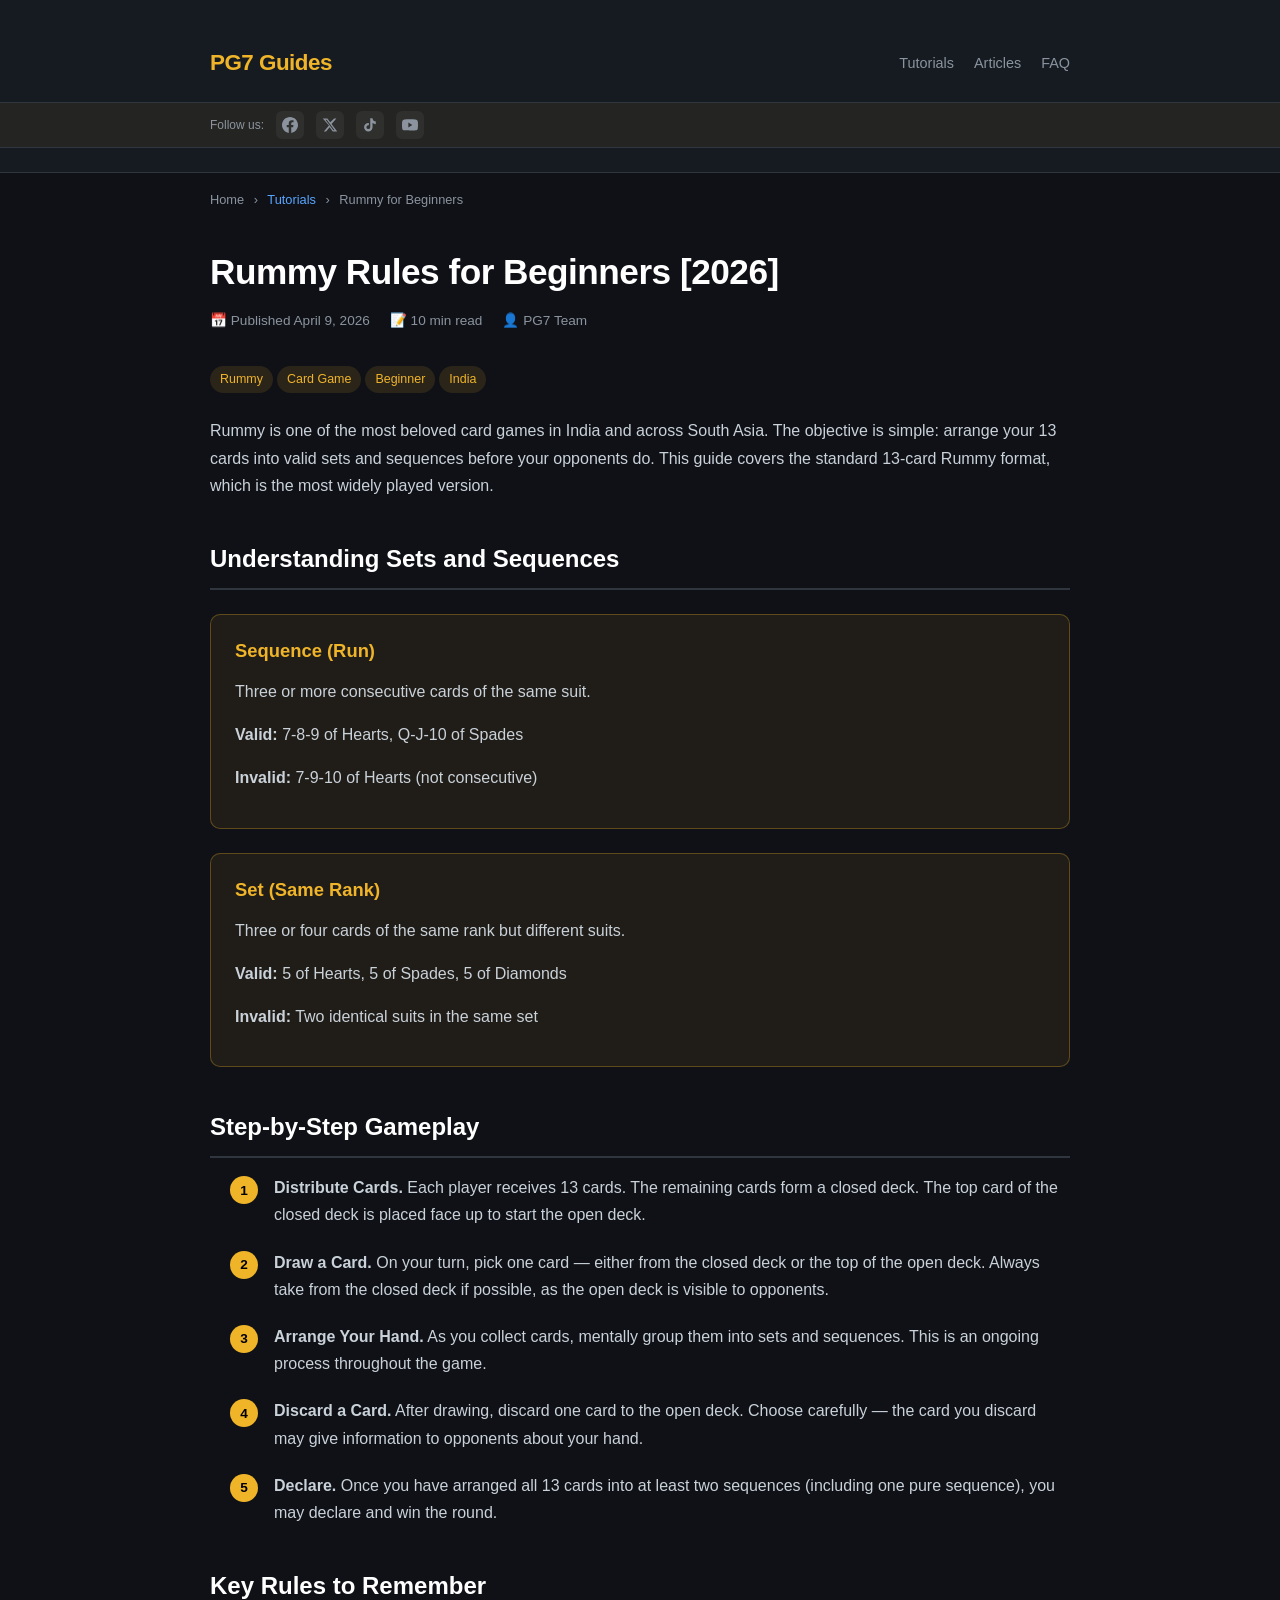
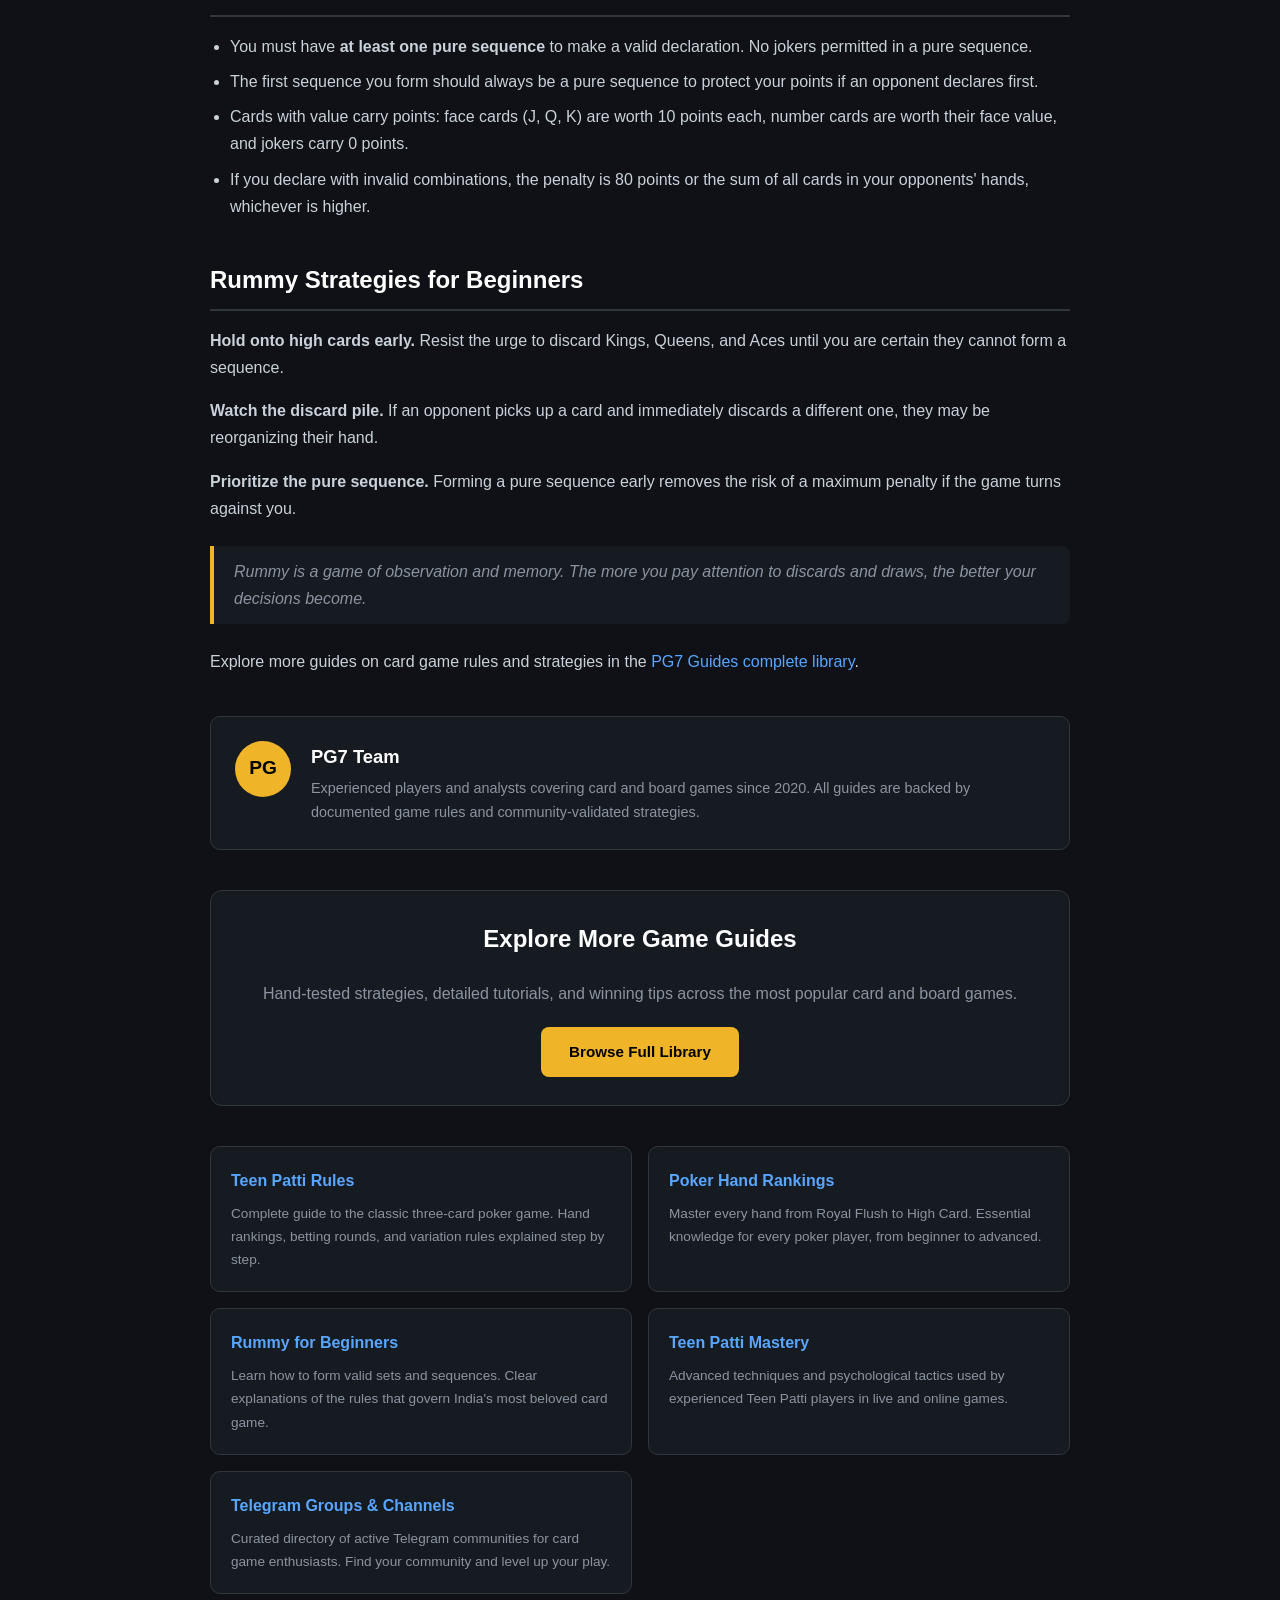
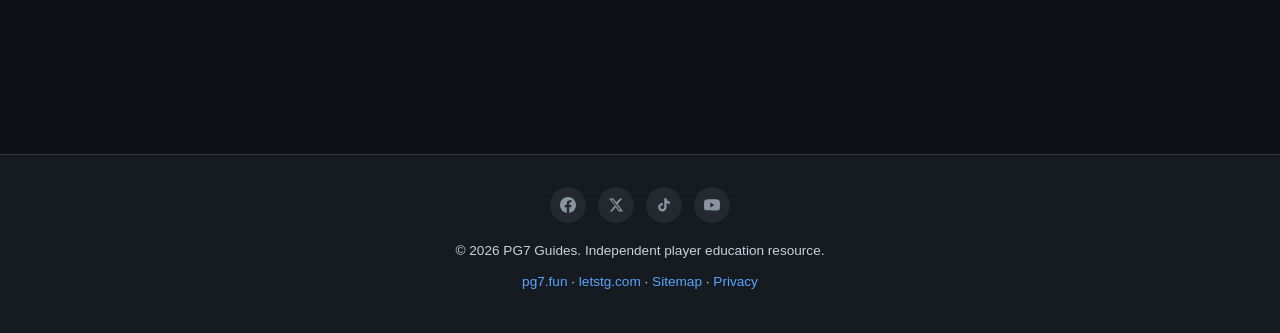
<file: tutorials/rummy-beginners-guide.html>
<!DOCTYPE html>
<html lang="en">
<head>
  <meta charset="UTF-8">
  <meta name="viewport" content="width=device-width, initial-scale=1.0">
  <title>Rummy Rules for Beginners: How to Form Sets & Sequences | PG7 Guides</title>
  <meta name="description" content="Learn Rummy from scratch. This guide explains how to form valid sets and sequences, the basic rules, and strategies for new players. Includes a step-by-step tutorial.">
  <meta property="og:title" content="Rummy Rules for Beginners: How to Form Sets & Sequences | PG7 Guides">
  <meta property="og:description" content="Learn Rummy from scratch. This guide explains how to form valid sets and sequences, the basic rules, and strategies for new players. Includes a step-by-step tutorial.">
  <meta property="og:type" content="website">
  <meta property="og:site_name" content="PG7 Guides">
  <meta property="og:image" content="https://pg7-guides.github.io/pg7-guides/assets/img/og-image.png">
  <meta name="twitter:card" content="summary_large_image">
  <meta name="twitter:title" content="Rummy Rules for Beginners: How to Form Sets & Sequences | PG7 Guides">
  <meta name="twitter:description" content="Learn Rummy from scratch. This guide explains how to form valid sets and sequences, the basic rules, and strategies for new players. Includes a step-by-step tutorial.">
  <meta name="twitter:image" content="https://pg7-guides.github.io/pg7-guides/assets/img/og-image.png">
  <meta property="article:published_time" content="2026-04-09">
  <meta property="article:modified_time" content="2026-05-06">
  <meta property="article:author" content="PG7 Team">
<script type="application/ld+json">{
  "@context": "https://schema.org",
  "@type": "Article",
  "headline": "Rummy Rules for Beginners: How to Form Sets & Sequences | PG7 Guides",
  "description": "Learn Rummy from scratch. This guide explains how to form valid sets and sequences, the basic rules, and strategies for new players. Includes a step-by-step tutorial.",
  "url": "https://pg7-guides.github.io/pg7-guides/tutorials/rummy-beginners-guide.html",
  "datePublished": "2026-04-09",
  "dateModified": "2026-05-06",
  "author": {
    "@type": "Person",
    "name": "PG7 Team"
  },
  "publisher": {
    "@type": "Organization",
    "name": "PG7 Guides",
    "url": "https://pg7-guides.github.io/pg7-guides"
  },
  "mainEntityOfPage": {
    "@type": "WebPage",
    "@id": "https://pg7-guides.github.io/pg7-guides/tutorials/rummy-beginners-guide.html"
  }
}</script>
<script type="application/ld+json">{
  "@context": "https://schema.org",
  "@type": "BreadcrumbList",
  "itemListElement": [
    {
      "@type": "ListItem",
      "position": 1,
      "name": "Home",
      "item": "https://pg7-guides.github.io/pg7-guides/index.html"
    },
    {
      "@type": "ListItem",
      "position": 2,
      "name": "Tutorials",
      "item": "https://pg7-guides.github.io/pg7-guides/tutorials/"
    },
    {
      "@type": "ListItem",
      "position": 3,
      "name": "Rummy for Beginners",
      "item": "https://pg7-guides.github.io/pg7-guides/tutorials/rummy-beginners-guide.html"
    }
  ]
}</script>
<script type="application/ld+json">{
  "@context": "https://schema.org",
  "@type": "FAQPage",
  "mainEntity": [
    {
      "@type": "Question",
      "name": "What is a pure sequence in Rummy?",
      "acceptedAnswer": {
        "@type": "Answer",
        "text": "A pure sequence is a run of three or more consecutive cards of the same suit, with no joker used. It is mandatory to have at least one pure sequence to declare a valid hand."
      }
    },
    {
      "@type": "Question",
      "name": "Can I use jokers in Rummy?",
      "acceptedAnswer": {
        "@type": "Answer",
        "text": "Yes. Printed jokers and wildcard jokers can replace any missing card in a set or sequence, except in a pure sequence."
      }
    },
    {
      "@type": "Question",
      "name": "What happens if I cannot form a valid declaration?",
      "acceptedAnswer": {
        "@type": "Answer",
        "text": "If you declare with invalid combinations, you lose the round and must pay a penalty. This is known as an invalid or wrong declaration."
      }
    },
    {
      "@type": "Question",
      "name": "How many cards does each player get in Rummy?",
      "acceptedAnswer": {
        "@type": "Answer",
        "text": "In the standard 13-card Rummy format, each player receives 13 cards. Two stacks are placed face down \u2014 the closed deck (draw pile) and the open deck (discard pile)."
      }
    }
  ]
}</script>

  <link rel="canonical" href="https://pg7-guides.github.io/pg7-guides/tutorials/rummy-beginners-guide.html">
  <link rel="stylesheet" href="../assets/css/style.css">
  <link rel="icon" type="image/svg+xml" href="data:image/svg+xml,<svg xmlns='http://www.w3.org/2000/svg' viewBox='0 0 100 100'><text y='.9em' font-size='90'>&#x1F0B0;</text></svg>">
  <meta name="theme-color" content="#0f1117">
</head>
<body>
  <header>
  <div class="header-top">
    <div class="header-inner">
      <a href="index.html" class="logo">PG7 Guides</a>
      <nav><a href="tutorials/index.html">Tutorials</a><a href="articles/index.html">Articles</a><a href="faq/index.html">FAQ</a></nav>
    </div>
  </div>
  <div class="social-bar">
    <div class="social-bar-inner">
      <span class="social-bar-label">Follow us:</span>
      <a href="https://www.facebook.com/profile.php?id=61589384997044" target="_blank" rel="noopener noreferrer" title="Facebook" aria-label="Facebook" class="social-icon"><svg xmlns="http://www.w3.org/2000/svg" width="16" height="16" viewBox="0 0 24 24" fill="currentColor"><path d="M24 12.073c0-6.627-5.373-12-12-12s-12 5.373-12 12c0 5.99 4.388 10.954 10.125 11.854v-8.385H7.078v-3.47h3.047V9.43c0-3.007 1.792-4.669 4.533-4.669 1.312 0 2.686.235 2.686.235v2.953H15.83c-1.491 0-1.956.925-1.956 1.874v2.25h3.328l-.532 3.47h-2.796v8.385C19.612 23.027 24 18.062 24 12.073z"/></svg></a><a href="https://x.com/pg7_fun" target="_blank" rel="noopener noreferrer" title="X (Twitter)" aria-label="X (Twitter)" class="social-icon"><svg xmlns="http://www.w3.org/2000/svg" width="16" height="16" viewBox="0 0 24 24" fill="currentColor"><path d="M18.244 2.25h3.308l-7.227 8.26 8.502 11.24H16.17l-4.714-6.231-5.401 6.231H2.746l7.73-8.835L1.254 2.25H8.08l4.259 5.631 5.905-5.631zm-1.161 17.52h1.833L7.084 4.126H5.117z"/></svg></a><a href="https://www.tiktok.com/@pg7.fun" target="_blank" rel="noopener noreferrer" title="TikTok" aria-label="TikTok" class="social-icon"><svg xmlns="http://www.w3.org/2000/svg" width="16" height="16" viewBox="0 0 24 24" fill="currentColor"><path d="M19.59 6.69a4.83 4.83 0 0 1-3.77-4.25V2h-3.45v13.67a2.89 2.89 0 0 1-2.88 2.5 2.89 2.89 0 0 1-2.89-2.89 2.89 2.89 0 0 1 2.89-2.89c.28 0 .54.04.79.1V9.01a6.33 6.33 0 0 0-.79-.05 6.34 6.34 0 0 0-6.34 6.34 6.34 6.34 0 0 0 6.34 6.34 6.34 6.34 0 0 0 6.33-6.34v-6.12a8.27 8.27 0 0 0 4.84 1.55V6.5a4.85 4.85 0 0 1-1.01-.19z"/></svg></a><a href="https://www.youtube.com/@pg7_fun" target="_blank" rel="noopener noreferrer" title="YouTube" aria-label="YouTube" class="social-icon"><svg xmlns="http://www.w3.org/2000/svg" width="16" height="16" viewBox="0 0 24 24" fill="currentColor"><path d="M23.498 6.186a3.016 3.016 0 0 0-2.122-2.136C19.505 3.545 12 3.545 12 3.545s-7.505 0-9.377.505A3.017 3.017 0 0 0 .502 6.186C0 8.07 0 12 0 12s0 3.93.502 5.814a3.016 3.016 0 0 0 2.122 2.136c1.871.505 9.376.505 9.376.505s7.505 0 9.377-.505a3.015 3.015 0 0 0 2.122-2.136C24 15.93 24 12 24 12s0-3.93-.502-5.814zM9.545 15.568V8.432L15.455 12l-5.91 3.568z"/></svg></a>
    </div>
  </div>
</header>
<div class="breadcrumb">Home <span>&rsaquo;</span> <a href="index.html">Tutorials</a> <span>&rsaquo;</span> Rummy for Beginners</div>
<main>
  <h1>Rummy Rules for Beginners [2026]</h1>
  <div class="article-meta"><span>&#128197; Published April 9, 2026</span><span>&#128221; 10 min read</span><span>&#128100; PG7 Team</span></div>
  <div class="tag-row"><span class="tag">Rummy</span><span class="tag">Card Game</span><span class="tag">Beginner</span><span class="tag">India</span></div>

  <div class="article-body">
    <p>Rummy is one of the most beloved card games in India and across South Asia. The objective is simple: arrange your 13 cards into valid sets and sequences before your opponents do. This guide covers the standard 13-card Rummy format, which is the most widely played version.</p>

    <h2>Understanding Sets and Sequences</h2>
    <div class="rule-box"><h3>Sequence (Run)</h3><p>Three or more consecutive cards of the same suit.</p><p><strong>Valid:</strong> 7-8-9 of Hearts, Q-J-10 of Spades</p><p><strong>Invalid:</strong> 7-9-10 of Hearts (not consecutive)</p></div>
    <div class="rule-box"><h3>Set (Same Rank)</h3><p>Three or four cards of the same rank but different suits.</p><p><strong>Valid:</strong> 5 of Hearts, 5 of Spades, 5 of Diamonds</p><p><strong>Invalid:</strong> Two identical suits in the same set</p></div>

    <h2>Step-by-Step Gameplay</h2>
    <ol class="step-list">
      <li><strong>Distribute Cards.</strong> Each player receives 13 cards. The remaining cards form a closed deck. The top card of the closed deck is placed face up to start the open deck.</li>
      <li><strong>Draw a Card.</strong> On your turn, pick one card — either from the closed deck or the top of the open deck. Always take from the closed deck if possible, as the open deck is visible to opponents.</li>
      <li><strong>Arrange Your Hand.</strong> As you collect cards, mentally group them into sets and sequences. This is an ongoing process throughout the game.</li>
      <li><strong>Discard a Card.</strong> After drawing, discard one card to the open deck. Choose carefully — the card you discard may give information to opponents about your hand.</li>
      <li><strong>Declare.</strong> Once you have arranged all 13 cards into at least two sequences (including one pure sequence), you may declare and win the round.</li>
    </ol>

    <h2>Key Rules to Remember</h2>
    <ul>
      <li>You must have <strong>at least one pure sequence</strong> to make a valid declaration. No jokers permitted in a pure sequence.</li>
      <li>The first sequence you form should always be a pure sequence to protect your points if an opponent declares first.</li>
      <li>Cards with value carry points: face cards (J, Q, K) are worth 10 points each, number cards are worth their face value, and jokers carry 0 points.</li>
      <li>If you declare with invalid combinations, the penalty is 80 points or the sum of all cards in your opponents' hands, whichever is higher.</li>
    </ul>

    <h2>Rummy Strategies for Beginners</h2>
    <p><strong>Hold onto high cards early.</strong> Resist the urge to discard Kings, Queens, and Aces until you are certain they cannot form a sequence.</p>
    <p><strong>Watch the discard pile.</strong> If an opponent picks up a card and immediately discards a different one, they may be reorganizing their hand.</p>
    <p><strong>Prioritize the pure sequence.</strong> Forming a pure sequence early removes the risk of a maximum penalty if the game turns against you.</p>
    <blockquote>Rummy is a game of observation and memory. The more you pay attention to discards and draws, the better your decisions become.</blockquote>
    <p>Explore more guides on card game rules and strategies in the <a href="https://pg7.fun">PG7 Guides complete library</a>.</p>
  </div>
  <div class="author-box">
  <div class="author-avatar">PG</div>
  <div class="author-info">
    <h3>PG7 Team</h3>
    <p>Experienced players and analysts covering card and board games since 2020. All guides are backed by documented game rules and community-validated strategies.</p>
  </div>
</div>
  <div class="cta-section">
  <h2>Explore More Game Guides</h2>
  <p style="margin-bottom:20px;color:var(--text-muted)">Hand-tested strategies, detailed tutorials, and winning tips across the most popular card and board games.</p>
  <a href="https://pg7.fun" class="btn" rel="noopener">Browse Full Library</a>
</div>

<div class="related-grid">
  <a href="https://pg7-guides.github.io/pg7-guides/tutorials/teen-patti-rules.html" class="related-card">
    <h3>Teen Patti Rules</h3>
    <p>Complete guide to the classic three-card poker game. Hand rankings, betting rounds, and variation rules explained step by step.</p>
  </a>
  <a href="https://pg7-guides.github.io/pg7-guides/tutorials/poker-hand-rankings.html" class="related-card">
    <h3>Poker Hand Rankings</h3>
    <p>Master every hand from Royal Flush to High Card. Essential knowledge for every poker player, from beginner to advanced.</p>
  </a>
  <a href="https://pg7-guides.github.io/pg7-guides/tutorials/rummy-beginners-guide.html" class="related-card">
    <h3>Rummy for Beginners</h3>
    <p>Learn how to form valid sets and sequences. Clear explanations of the rules that govern India's most beloved card game.</p>
  </a>
  <a href="https://pg7-guides.github.io/pg7-guides/articles/teen-patti-mastery.html" class="related-card">
    <h3>Teen Patti Mastery</h3>
    <p>Advanced techniques and psychological tactics used by experienced Teen Patti players in live and online games.</p>
  </a>
  <a href="https://letstg.com" class="related-card" rel="noopener noreferrer" target="_blank">
    <h3>Telegram Groups & Channels</h3>
    <p>Curated directory of active Telegram communities for card game enthusiasts. Find your community and level up your play.</p>
  </a>
</div>
</main>
<footer>
  <div class="social-links"><a href="https://www.facebook.com/profile.php?id=61589384997044" target="_blank" rel="noopener noreferrer" title="Facebook" aria-label="Facebook"><svg xmlns="http://www.w3.org/2000/svg" width="16" height="16" viewBox="0 0 24 24" fill="currentColor"><path d="M24 12.073c0-6.627-5.373-12-12-12s-12 5.373-12 12c0 5.99 4.388 10.954 10.125 11.854v-8.385H7.078v-3.47h3.047V9.43c0-3.007 1.792-4.669 4.533-4.669 1.312 0 2.686.235 2.686.235v2.953H15.83c-1.491 0-1.956.925-1.956 1.874v2.25h3.328l-.532 3.47h-2.796v8.385C19.612 23.027 24 18.062 24 12.073z"/></svg></a>
    <a href="https://x.com/pg7_fun" target="_blank" rel="noopener noreferrer" title="X (Twitter)" aria-label="X (Twitter)"><svg xmlns="http://www.w3.org/2000/svg" width="16" height="16" viewBox="0 0 24 24" fill="currentColor"><path d="M18.244 2.25h3.308l-7.227 8.26 8.502 11.24H16.17l-4.714-6.231-5.401 6.231H2.746l7.73-8.835L1.254 2.25H8.08l4.259 5.631 5.905-5.631zm-1.161 17.52h1.833L7.084 4.126H5.117z"/></svg></a>
    <a href="https://www.tiktok.com/@pg7.fun" target="_blank" rel="noopener noreferrer" title="TikTok" aria-label="TikTok"><svg xmlns="http://www.w3.org/2000/svg" width="16" height="16" viewBox="0 0 24 24" fill="currentColor"><path d="M19.59 6.69a4.83 4.83 0 0 1-3.77-4.25V2h-3.45v13.67a2.89 2.89 0 0 1-2.88 2.5 2.89 2.89 0 0 1-2.89-2.89 2.89 2.89 0 0 1 2.89-2.89c.28 0 .54.04.79.1V9.01a6.33 6.33 0 0 0-.79-.05 6.34 6.34 0 0 0-6.34 6.34 6.34 6.34 0 0 0 6.34 6.34 6.34 6.34 0 0 0 6.33-6.34v-6.12a8.27 8.27 0 0 0 4.84 1.55V6.5a4.85 4.85 0 0 1-1.01-.19z"/></svg></a>
    <a href="https://www.youtube.com/@pg7_fun" target="_blank" rel="noopener noreferrer" title="YouTube" aria-label="YouTube"><svg xmlns="http://www.w3.org/2000/svg" width="16" height="16" viewBox="0 0 24 24" fill="currentColor"><path d="M23.498 6.186a3.016 3.016 0 0 0-2.122-2.136C19.505 3.545 12 3.545 12 3.545s-7.505 0-9.377.505A3.017 3.017 0 0 0 .502 6.186C0 8.07 0 12 0 12s0 3.93.502 5.814a3.016 3.016 0 0 0 2.122 2.136c1.871.505 9.376.505 9.376.505s7.505 0 9.377-.505a3.015 3.015 0 0 0 2.122-2.136C24 15.93 24 12 24 12s0-3.93-.502-5.814zM9.545 15.568V8.432L15.455 12l-5.91 3.568z"/></svg></a>
    </div>
  <p>&copy; 2026 PG7 Guides. Independent player education resource.</p>
  <p>
    <a href="https://pg7.fun">pg7.fun</a> &middot;
    <a href="https://letstg.com">letstg.com</a> &middot;
    <a href="https://pg7-guides.github.io/pg7-guides/sitemap.xml">Sitemap</a> &middot;
    <a href="https://pg7-guides.github.io/pg7-guides/robots.txt">Privacy</a>
  </p>
</footer>
<script src="/assets/js/main.js"></script>
  <script src="../assets/js/main.js"></script>
</body>
</html>
</file>
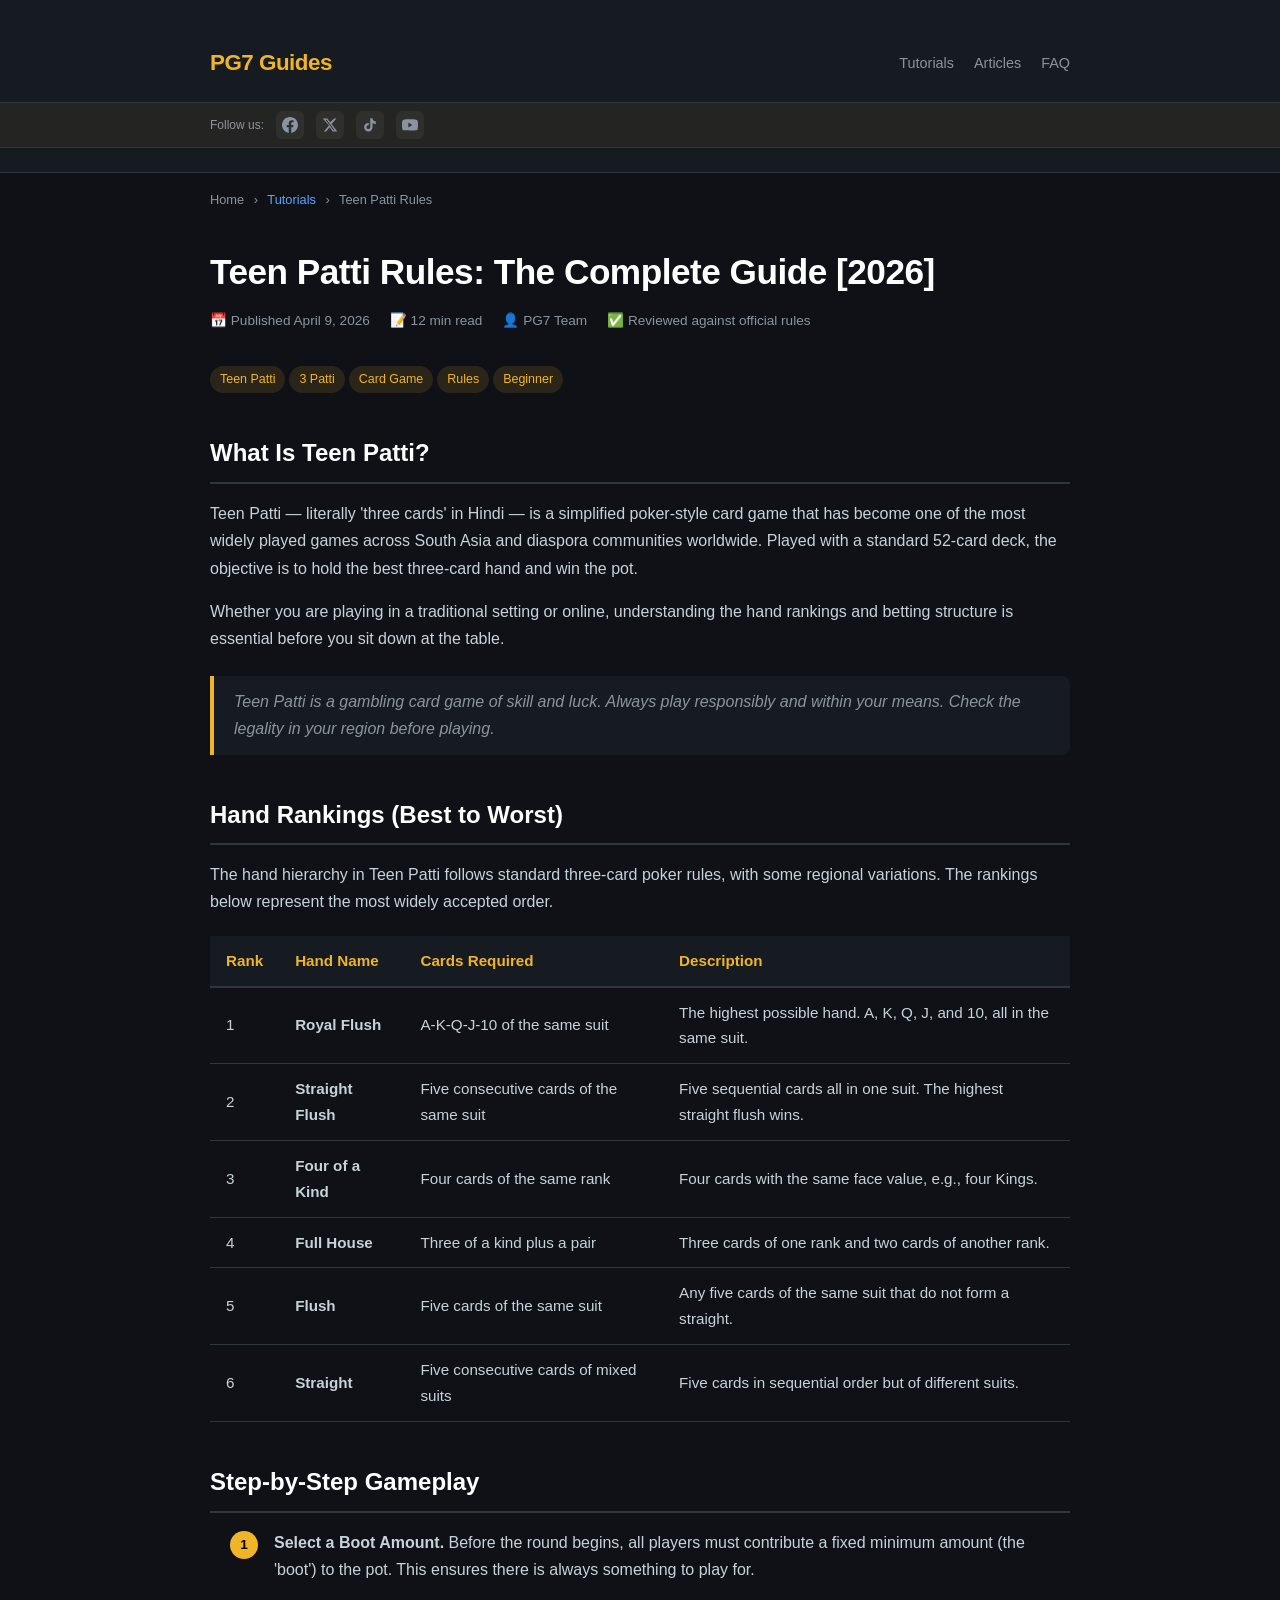
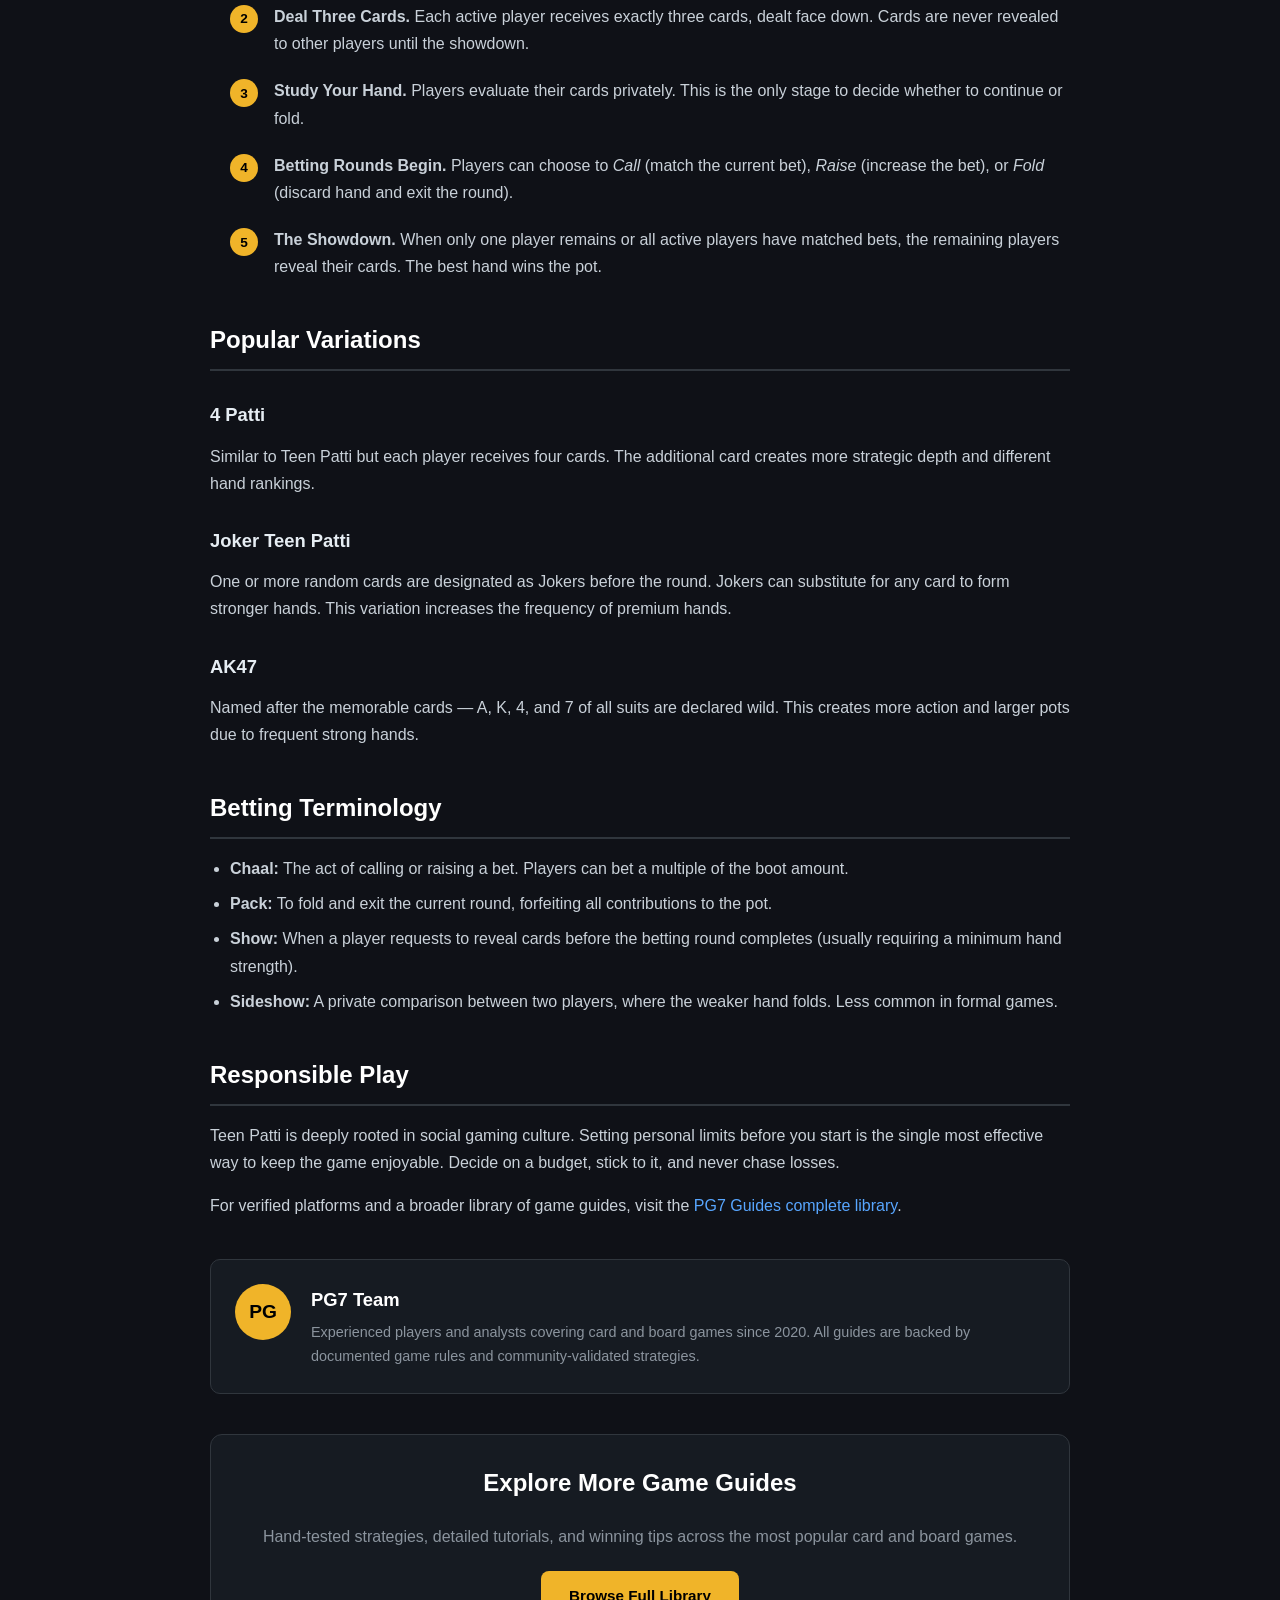
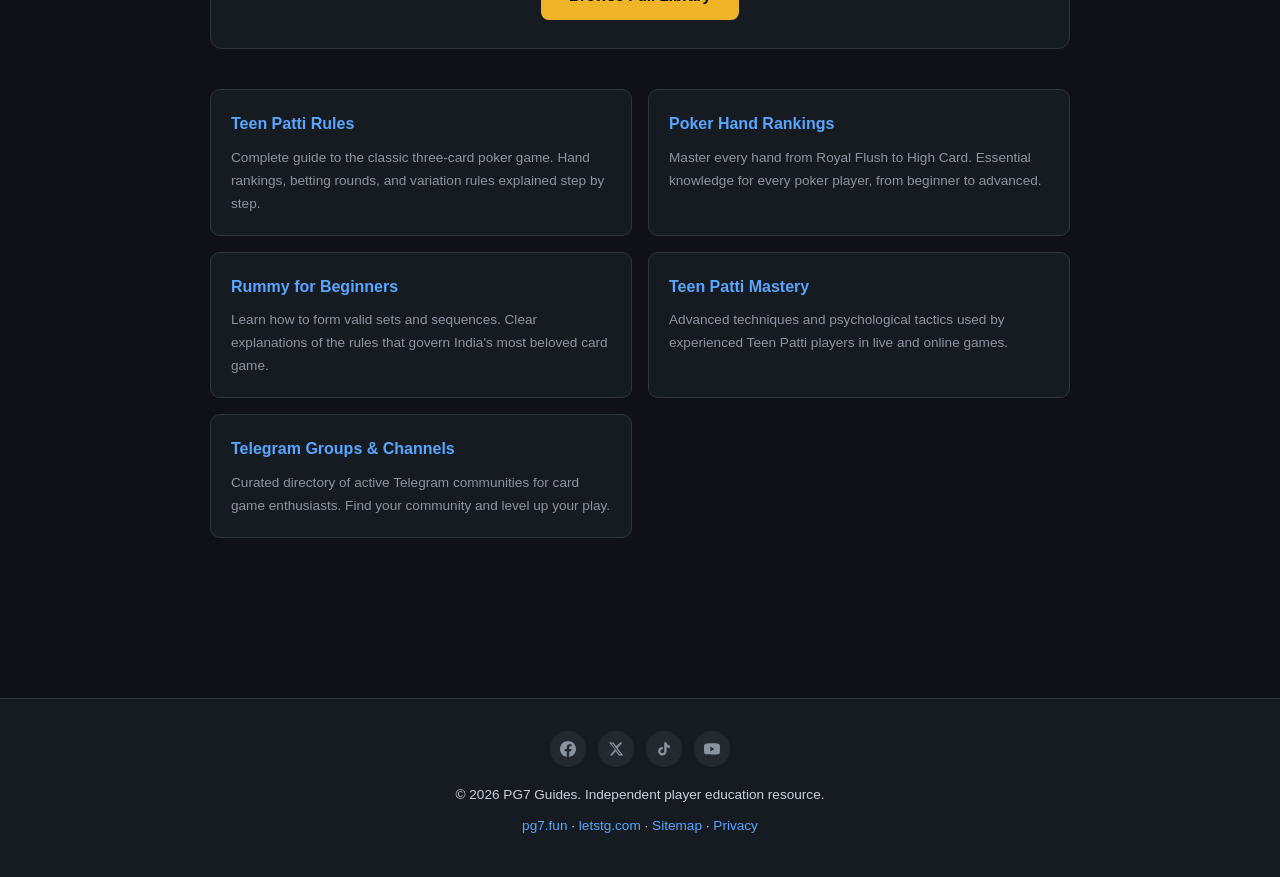
<file: tutorials/teen-patti-rules.html>
<!DOCTYPE html>
<html lang="en">
<head>
  <meta charset="UTF-8">
  <meta name="viewport" content="width=device-width, initial-scale=1.0">
  <title>Teen Patti Rules: Complete 2026 Guide | PG7 Guides</title>
  <meta name="description" content="Learn how to play Teen Patti with this comprehensive guide. Hand rankings, betting rounds, and popular variations explained by experienced players.">
  <meta property="og:title" content="Teen Patti Rules: Complete 2026 Guide | PG7 Guides">
  <meta property="og:description" content="Learn how to play Teen Patti with this comprehensive guide. Hand rankings, betting rounds, and popular variations explained by experienced players.">
  <meta property="og:type" content="website">
  <meta property="og:site_name" content="PG7 Guides">
  <meta property="og:image" content="https://pg7-guides.github.io/pg7-guides/assets/img/og-image.png">
  <meta name="twitter:card" content="summary_large_image">
  <meta name="twitter:title" content="Teen Patti Rules: Complete 2026 Guide | PG7 Guides">
  <meta name="twitter:description" content="Learn how to play Teen Patti with this comprehensive guide. Hand rankings, betting rounds, and popular variations explained by experienced players.">
  <meta name="twitter:image" content="https://pg7-guides.github.io/pg7-guides/assets/img/og-image.png">
  <meta property="article:published_time" content="2026-04-09">
  <meta property="article:modified_time" content="2026-05-06">
  <meta property="article:author" content="PG7 Team">
<script type="application/ld+json">{
  "@context": "https://schema.org",
  "@type": "Article",
  "headline": "Teen Patti Rules: Complete 2026 Guide | PG7 Guides",
  "description": "Learn how to play Teen Patti with this comprehensive guide. Hand rankings, betting rounds, and popular variations explained by experienced players.",
  "url": "https://pg7-guides.github.io/pg7-guides/tutorials/teen-patti-rules.html",
  "datePublished": "2026-04-09",
  "dateModified": "2026-05-06",
  "author": {
    "@type": "Person",
    "name": "PG7 Team"
  },
  "publisher": {
    "@type": "Organization",
    "name": "PG7 Guides",
    "url": "https://pg7-guides.github.io/pg7-guides"
  },
  "mainEntityOfPage": {
    "@type": "WebPage",
    "@id": "https://pg7-guides.github.io/pg7-guides/tutorials/teen-patti-rules.html"
  }
}</script>
<script type="application/ld+json">{
  "@context": "https://schema.org",
  "@type": "BreadcrumbList",
  "itemListElement": [
    {
      "@type": "ListItem",
      "position": 1,
      "name": "Home",
      "item": "https://pg7-guides.github.io/pg7-guides/index.html"
    },
    {
      "@type": "ListItem",
      "position": 2,
      "name": "Tutorials",
      "item": "https://pg7-guides.github.io/pg7-guides/tutorials/"
    },
    {
      "@type": "ListItem",
      "position": 3,
      "name": "Teen Patti Rules",
      "item": "https://pg7-guides.github.io/pg7-guides/tutorials/teen-patti-rules.html"
    }
  ]
}</script>
<script type="application/ld+json">{
  "@context": "https://schema.org",
  "@type": "FAQPage",
  "mainEntity": [
    {
      "@type": "Question",
      "name": "What is the best hand in Teen Patti?",
      "acceptedAnswer": {
        "@type": "Answer",
        "text": "The highest possible hand is Trail (three of a kind), followed by Pure Sequence, Sequence, Pair, and High Card."
      }
    },
    {
      "@type": "Question",
      "name": "How many cards are dealt in Teen Patti?",
      "acceptedAnswer": {
        "@type": "Answer",
        "text": "Each player receives three cards face down. No more cards are drawn during a standard round."
      }
    },
    {
      "@type": "Question",
      "name": "Can I play Teen Patti online?",
      "acceptedAnswer": {
        "@type": "Answer",
        "text": "Yes. Numerous platforms offer online Teen Patti games. Always verify that the platform is licensed and regulated in your jurisdiction."
      }
    },
    {
      "@type": "Question",
      "name": "What is the difference between Teen Patti and 3 Patti?",
      "acceptedAnswer": {
        "@type": "Answer",
        "text": "There is no functional difference. Teen Patti and 3 Patti are the same game \u2014 '3 Patti' is an alternative spelling and common search term."
      }
    }
  ]
}</script>

  <link rel="canonical" href="https://pg7-guides.github.io/pg7-guides/tutorials/teen-patti-rules.html">
  <link rel="stylesheet" href="../assets/css/style.css">
  <link rel="icon" type="image/svg+xml" href="data:image/svg+xml,<svg xmlns='http://www.w3.org/2000/svg' viewBox='0 0 100 100'><text y='.9em' font-size='90'>&#x1F0B0;</text></svg>">
  <meta name="theme-color" content="#0f1117">
</head>
<body>
  <header>
  <div class="header-top">
    <div class="header-inner">
      <a href="index.html" class="logo">PG7 Guides</a>
      <nav><a href="tutorials/index.html">Tutorials</a><a href="articles/index.html">Articles</a><a href="faq/index.html">FAQ</a></nav>
    </div>
  </div>
  <div class="social-bar">
    <div class="social-bar-inner">
      <span class="social-bar-label">Follow us:</span>
      <a href="https://www.facebook.com/profile.php?id=61589384997044" target="_blank" rel="noopener noreferrer" title="Facebook" aria-label="Facebook" class="social-icon"><svg xmlns="http://www.w3.org/2000/svg" width="16" height="16" viewBox="0 0 24 24" fill="currentColor"><path d="M24 12.073c0-6.627-5.373-12-12-12s-12 5.373-12 12c0 5.99 4.388 10.954 10.125 11.854v-8.385H7.078v-3.47h3.047V9.43c0-3.007 1.792-4.669 4.533-4.669 1.312 0 2.686.235 2.686.235v2.953H15.83c-1.491 0-1.956.925-1.956 1.874v2.25h3.328l-.532 3.47h-2.796v8.385C19.612 23.027 24 18.062 24 12.073z"/></svg></a><a href="https://x.com/pg7_fun" target="_blank" rel="noopener noreferrer" title="X (Twitter)" aria-label="X (Twitter)" class="social-icon"><svg xmlns="http://www.w3.org/2000/svg" width="16" height="16" viewBox="0 0 24 24" fill="currentColor"><path d="M18.244 2.25h3.308l-7.227 8.26 8.502 11.24H16.17l-4.714-6.231-5.401 6.231H2.746l7.73-8.835L1.254 2.25H8.08l4.259 5.631 5.905-5.631zm-1.161 17.52h1.833L7.084 4.126H5.117z"/></svg></a><a href="https://www.tiktok.com/@pg7.fun" target="_blank" rel="noopener noreferrer" title="TikTok" aria-label="TikTok" class="social-icon"><svg xmlns="http://www.w3.org/2000/svg" width="16" height="16" viewBox="0 0 24 24" fill="currentColor"><path d="M19.59 6.69a4.83 4.83 0 0 1-3.77-4.25V2h-3.45v13.67a2.89 2.89 0 0 1-2.88 2.5 2.89 2.89 0 0 1-2.89-2.89 2.89 2.89 0 0 1 2.89-2.89c.28 0 .54.04.79.1V9.01a6.33 6.33 0 0 0-.79-.05 6.34 6.34 0 0 0-6.34 6.34 6.34 6.34 0 0 0 6.34 6.34 6.34 6.34 0 0 0 6.33-6.34v-6.12a8.27 8.27 0 0 0 4.84 1.55V6.5a4.85 4.85 0 0 1-1.01-.19z"/></svg></a><a href="https://www.youtube.com/@pg7_fun" target="_blank" rel="noopener noreferrer" title="YouTube" aria-label="YouTube" class="social-icon"><svg xmlns="http://www.w3.org/2000/svg" width="16" height="16" viewBox="0 0 24 24" fill="currentColor"><path d="M23.498 6.186a3.016 3.016 0 0 0-2.122-2.136C19.505 3.545 12 3.545 12 3.545s-7.505 0-9.377.505A3.017 3.017 0 0 0 .502 6.186C0 8.07 0 12 0 12s0 3.93.502 5.814a3.016 3.016 0 0 0 2.122 2.136c1.871.505 9.376.505 9.376.505s7.505 0 9.377-.505a3.015 3.015 0 0 0 2.122-2.136C24 15.93 24 12 24 12s0-3.93-.502-5.814zM9.545 15.568V8.432L15.455 12l-5.91 3.568z"/></svg></a>
    </div>
  </div>
</header>
<div class="breadcrumb">Home <span>&rsaquo;</span> <a href="index.html">Tutorials</a> <span>&rsaquo;</span> Teen Patti Rules</div>
<main>
  <h1>Teen Patti Rules: The Complete Guide [2026]</h1>
  <div class="article-meta"><span>&#128197; Published April 9, 2026</span><span>&#128221; 12 min read</span><span>&#128100; PG7 Team</span><span>&#9989; Reviewed against official rules</span></div>
  <div class="tag-row"><span class="tag">Teen Patti</span><span class="tag">3 Patti</span><span class="tag">Card Game</span><span class="tag">Rules</span><span class="tag">Beginner</span></div>

  <div class="article-body">
    <h2>What Is Teen Patti?</h2>
    <p>Teen Patti — literally 'three cards' in Hindi — is a simplified poker-style card game that has become one of the most widely played games across South Asia and diaspora communities worldwide. Played with a standard 52-card deck, the objective is to hold the best three-card hand and win the pot.</p>
    <p>Whether you are playing in a traditional setting or online, understanding the hand rankings and betting structure is essential before you sit down at the table.</p>
    <blockquote>Teen Patti is a gambling card game of skill and luck. Always play responsibly and within your means. Check the legality in your region before playing.</blockquote>

    <h2>Hand Rankings (Best to Worst)</h2>
    <p>The hand hierarchy in Teen Patti follows standard three-card poker rules, with some regional variations. The rankings below represent the most widely accepted order.</p>
    <table class="hand-ranking-table">
      <thead><tr><th>Rank</th><th>Hand Name</th><th>Cards Required</th><th>Description</th></tr></thead>
      <tbody>      <tr><td>1</td><td><strong>Royal Flush</strong></td><td>A-K-Q-J-10 of the same suit</td><td>The highest possible hand. A, K, Q, J, and 10, all in the same suit.</td></tr>
      <tr><td>2</td><td><strong>Straight Flush</strong></td><td>Five consecutive cards of the same suit</td><td>Five sequential cards all in one suit. The highest straight flush wins.</td></tr>
      <tr><td>3</td><td><strong>Four of a Kind</strong></td><td>Four cards of the same rank</td><td>Four cards with the same face value, e.g., four Kings.</td></tr>
      <tr><td>4</td><td><strong>Full House</strong></td><td>Three of a kind plus a pair</td><td>Three cards of one rank and two cards of another rank.</td></tr>
      <tr><td>5</td><td><strong>Flush</strong></td><td>Five cards of the same suit</td><td>Any five cards of the same suit that do not form a straight.</td></tr>
      <tr><td>6</td><td><strong>Straight</strong></td><td>Five consecutive cards of mixed suits</td><td>Five cards in sequential order but of different suits.</td></tr>
</tbody>
    </table>

    <h2>Step-by-Step Gameplay</h2>
    <ol class="step-list">
      <li><strong>Select a Boot Amount.</strong> Before the round begins, all players must contribute a fixed minimum amount (the 'boot') to the pot. This ensures there is always something to play for.</li>
      <li><strong>Deal Three Cards.</strong> Each active player receives exactly three cards, dealt face down. Cards are never revealed to other players until the showdown.</li>
      <li><strong>Study Your Hand.</strong> Players evaluate their cards privately. This is the only stage to decide whether to continue or fold.</li>
      <li><strong>Betting Rounds Begin.</strong> Players can choose to <em>Call</em> (match the current bet), <em>Raise</em> (increase the bet), or <em>Fold</em> (discard hand and exit the round).</li>
      <li><strong>The Showdown.</strong> When only one player remains or all active players have matched bets, the remaining players reveal their cards. The best hand wins the pot.</li>
    </ol>

    <h2>Popular Variations</h2>
    <h3>4 Patti</h3>
    <p>Similar to Teen Patti but each player receives four cards. The additional card creates more strategic depth and different hand rankings.</p>
    <h3>Joker Teen Patti</h3>
    <p>One or more random cards are designated as Jokers before the round. Jokers can substitute for any card to form stronger hands. This variation increases the frequency of premium hands.</p>
    <h3>AK47</h3>
    <p>Named after the memorable cards — A, K, 4, and 7 of all suits are declared wild. This creates more action and larger pots due to frequent strong hands.</p>

    <h2>Betting Terminology</h2>
    <ul>
      <li><strong>Chaal:</strong> The act of calling or raising a bet. Players can bet a multiple of the boot amount.</li>
      <li><strong>Pack:</strong> To fold and exit the current round, forfeiting all contributions to the pot.</li>
      <li><strong>Show:</strong> When a player requests to reveal cards before the betting round completes (usually requiring a minimum hand strength).</li>
      <li><strong>Sideshow:</strong> A private comparison between two players, where the weaker hand folds. Less common in formal games.</li>
    </ul>

    <h2>Responsible Play</h2>
    <p>Teen Patti is deeply rooted in social gaming culture. Setting personal limits before you start is the single most effective way to keep the game enjoyable. Decide on a budget, stick to it, and never chase losses.</p>
    <p>For verified platforms and a broader library of game guides, visit the <a href="https://pg7.fun">PG7 Guides complete library</a>.</p>
  </div>
  <div class="author-box">
  <div class="author-avatar">PG</div>
  <div class="author-info">
    <h3>PG7 Team</h3>
    <p>Experienced players and analysts covering card and board games since 2020. All guides are backed by documented game rules and community-validated strategies.</p>
  </div>
</div>
  <div class="cta-section">
  <h2>Explore More Game Guides</h2>
  <p style="margin-bottom:20px;color:var(--text-muted)">Hand-tested strategies, detailed tutorials, and winning tips across the most popular card and board games.</p>
  <a href="https://pg7.fun" class="btn" rel="noopener">Browse Full Library</a>
</div>

<div class="related-grid">
  <a href="https://pg7-guides.github.io/pg7-guides/tutorials/teen-patti-rules.html" class="related-card">
    <h3>Teen Patti Rules</h3>
    <p>Complete guide to the classic three-card poker game. Hand rankings, betting rounds, and variation rules explained step by step.</p>
  </a>
  <a href="https://pg7-guides.github.io/pg7-guides/tutorials/poker-hand-rankings.html" class="related-card">
    <h3>Poker Hand Rankings</h3>
    <p>Master every hand from Royal Flush to High Card. Essential knowledge for every poker player, from beginner to advanced.</p>
  </a>
  <a href="https://pg7-guides.github.io/pg7-guides/tutorials/rummy-beginners-guide.html" class="related-card">
    <h3>Rummy for Beginners</h3>
    <p>Learn how to form valid sets and sequences. Clear explanations of the rules that govern India's most beloved card game.</p>
  </a>
  <a href="https://pg7-guides.github.io/pg7-guides/articles/teen-patti-mastery.html" class="related-card">
    <h3>Teen Patti Mastery</h3>
    <p>Advanced techniques and psychological tactics used by experienced Teen Patti players in live and online games.</p>
  </a>
  <a href="https://letstg.com" class="related-card" rel="noopener noreferrer" target="_blank">
    <h3>Telegram Groups & Channels</h3>
    <p>Curated directory of active Telegram communities for card game enthusiasts. Find your community and level up your play.</p>
  </a>
</div>
</main>
<footer>
  <div class="social-links"><a href="https://www.facebook.com/profile.php?id=61589384997044" target="_blank" rel="noopener noreferrer" title="Facebook" aria-label="Facebook"><svg xmlns="http://www.w3.org/2000/svg" width="16" height="16" viewBox="0 0 24 24" fill="currentColor"><path d="M24 12.073c0-6.627-5.373-12-12-12s-12 5.373-12 12c0 5.99 4.388 10.954 10.125 11.854v-8.385H7.078v-3.47h3.047V9.43c0-3.007 1.792-4.669 4.533-4.669 1.312 0 2.686.235 2.686.235v2.953H15.83c-1.491 0-1.956.925-1.956 1.874v2.25h3.328l-.532 3.47h-2.796v8.385C19.612 23.027 24 18.062 24 12.073z"/></svg></a>
    <a href="https://x.com/pg7_fun" target="_blank" rel="noopener noreferrer" title="X (Twitter)" aria-label="X (Twitter)"><svg xmlns="http://www.w3.org/2000/svg" width="16" height="16" viewBox="0 0 24 24" fill="currentColor"><path d="M18.244 2.25h3.308l-7.227 8.26 8.502 11.24H16.17l-4.714-6.231-5.401 6.231H2.746l7.73-8.835L1.254 2.25H8.08l4.259 5.631 5.905-5.631zm-1.161 17.52h1.833L7.084 4.126H5.117z"/></svg></a>
    <a href="https://www.tiktok.com/@pg7.fun" target="_blank" rel="noopener noreferrer" title="TikTok" aria-label="TikTok"><svg xmlns="http://www.w3.org/2000/svg" width="16" height="16" viewBox="0 0 24 24" fill="currentColor"><path d="M19.59 6.69a4.83 4.83 0 0 1-3.77-4.25V2h-3.45v13.67a2.89 2.89 0 0 1-2.88 2.5 2.89 2.89 0 0 1-2.89-2.89 2.89 2.89 0 0 1 2.89-2.89c.28 0 .54.04.79.1V9.01a6.33 6.33 0 0 0-.79-.05 6.34 6.34 0 0 0-6.34 6.34 6.34 6.34 0 0 0 6.34 6.34 6.34 6.34 0 0 0 6.33-6.34v-6.12a8.27 8.27 0 0 0 4.84 1.55V6.5a4.85 4.85 0 0 1-1.01-.19z"/></svg></a>
    <a href="https://www.youtube.com/@pg7_fun" target="_blank" rel="noopener noreferrer" title="YouTube" aria-label="YouTube"><svg xmlns="http://www.w3.org/2000/svg" width="16" height="16" viewBox="0 0 24 24" fill="currentColor"><path d="M23.498 6.186a3.016 3.016 0 0 0-2.122-2.136C19.505 3.545 12 3.545 12 3.545s-7.505 0-9.377.505A3.017 3.017 0 0 0 .502 6.186C0 8.07 0 12 0 12s0 3.93.502 5.814a3.016 3.016 0 0 0 2.122 2.136c1.871.505 9.376.505 9.376.505s7.505 0 9.377-.505a3.015 3.015 0 0 0 2.122-2.136C24 15.93 24 12 24 12s0-3.93-.502-5.814zM9.545 15.568V8.432L15.455 12l-5.91 3.568z"/></svg></a>
    </div>
  <p>&copy; 2026 PG7 Guides. Independent player education resource.</p>
  <p>
    <a href="https://pg7.fun">pg7.fun</a> &middot;
    <a href="https://letstg.com">letstg.com</a> &middot;
    <a href="https://pg7-guides.github.io/pg7-guides/sitemap.xml">Sitemap</a> &middot;
    <a href="https://pg7-guides.github.io/pg7-guides/robots.txt">Privacy</a>
  </p>
</footer>
<script src="/assets/js/main.js"></script>
  <script src="../assets/js/main.js"></script>
</body>
</html>
</file>
<file: assets/css/style.css>
*, *::before, *::after { box-sizing: border-box; margin: 0; padding: 0; }

:root {
  --bg: #0f1117;
  --surface: #161b22;
  --border: #30363d;
  --text: #c9d1d9;
  --text-muted: #8b949e;
  --accent: #f0b429;
  --accent-hover: #d69e2e;
  --link: #58a6ff;
  --link-hover: #79c0ff;
  --success: #3fb950;
  --warning: #d29922;
  --code-bg: #1c2128;
}

body {
  font-family: -apple-system, BlinkMacSystemFont, 'Segoe UI', Helvetica, Arial, sans-serif;
  background: var(--bg);
  color: var(--text);
  line-height: 1.7;
  font-size: 16px;
}

.container { max-width: 900px; margin: 0 auto; padding: 0 20px; }

header {
  background: var(--surface);
  border-bottom: 1px solid var(--border);
  padding: 24px 0;
  position: sticky;
  top: 0;
  z-index: 100;
}

.header-top {
  background: var(--surface);
  border-bottom: 1px solid var(--border);
  padding: 20px 0;
  position: sticky;
  top: 0;
  z-index: 100;
}

.header-inner {
  display: flex;
  align-items: center;
  justify-content: space-between;
  max-width: 900px;
  margin: 0 auto;
  padding: 0 20px;
}

.logo {
  font-size: 1.4rem;
  font-weight: 700;
  color: var(--accent);
  text-decoration: none;
  letter-spacing: -0.5px;
}

nav { display: flex; gap: 20px; }

nav a {
  color: var(--text-muted);
  text-decoration: none;
  font-size: 0.9rem;
  font-weight: 500;
  transition: color 0.2s;
}

nav a:hover, nav a.active { color: var(--accent); }

.social-bar {
  background: rgba(240,180,41,0.06);
  border-bottom: 1px solid var(--border);
  padding: 8px 0;
}

.social-bar-inner {
  display: flex;
  align-items: center;
  gap: 12px;
  max-width: 900px;
  margin: 0 auto;
  padding: 0 20px;
}

.social-bar-label {
  font-size: 0.75rem;
  color: var(--text-muted);
  font-weight: 500;
}

.social-bar a {
  display: flex;
  align-items: center;
  justify-content: center;
  width: 28px;
  height: 28px;
  border-radius: 6px;
  background: rgba(255,255,255,0.05);
  color: var(--text-muted);
  transition: background 0.2s, color 0.2s;
  text-decoration: none;
}

.social-bar a:hover {
  background: rgba(240,180,41,0.15);
  color: var(--accent);
}

footer {
  background: var(--surface);
  border-top: 1px solid var(--border);
  padding: 28px 20px;
  margin-top: 60px;
  text-align: center;
  font-size: 0.85rem;
  color: var(--text-muted);
}

footer a { color: var(--link); text-decoration: none; }
footer a:hover { text-decoration: underline; }
footer p { margin-bottom: 8px; }

.social-links {
  display: flex;
  justify-content: center;
  gap: 12px;
  margin-bottom: 16px;
}

.social-links a {
  display: flex;
  align-items: center;
  justify-content: center;
  width: 36px;
  height: 36px;
  border-radius: 50%;
  background: rgba(255,255,255,0.06);
  color: var(--text-muted);
  transition: background 0.2s, color 0.2s;
  text-decoration: none;
}

.social-links a:hover {
  background: rgba(240,180,41,0.2);
  color: var(--accent);
}

.breadcrumb {
  font-size: 0.8rem;
  color: var(--text-muted);
  padding: 16px 0 0;
  max-width: 900px;
  margin: 0 auto;
  padding-left: 20px;
  padding-right: 20px;
}

.breadcrumb a { color: var(--link); text-decoration: none; }
.breadcrumb a:hover { text-decoration: underline; }
.breadcrumb span { margin: 0 6px; }

main { padding: 40px 20px 80px; max-width: 900px; margin: 0 auto; }

h1 {
  font-size: 2.2rem;
  font-weight: 800;
  color: #fff;
  margin-bottom: 16px;
  line-height: 1.2;
  letter-spacing: -0.5px;
}

h2 {
  font-size: 1.5rem;
  font-weight: 700;
  color: #fff;
  margin: 40px 0 16px;
  padding-bottom: 8px;
  border-bottom: 2px solid var(--border);
}

h3 {
  font-size: 1.15rem;
  font-weight: 600;
  color: #e6edf3;
  margin: 28px 0 12px;
}

p { margin-bottom: 16px; color: var(--text); }

.article-meta {
  display: flex;
  gap: 20px;
  margin-bottom: 32px;
  font-size: 0.85rem;
  color: var(--text-muted);
  flex-wrap: wrap;
}

.article-meta span { display: flex; align-items: center; gap: 6px; }

.article-body > p, .article-body li { color: var(--text); }

.article-body li { margin-bottom: 8px; margin-left: 20px; }

.article-body ul, .article-body ol { margin-bottom: 16px; }

.article-body a {
  color: var(--link);
  text-decoration: none;
  border-bottom: 1px solid transparent;
  transition: border-color 0.2s;
}

.article-body a:hover { border-bottom-color: var(--link); }

blockquote {
  border-left: 4px solid var(--accent);
  padding: 12px 20px;
  margin: 24px 0;
  background: var(--surface);
  border-radius: 0 8px 8px 0;
  font-style: italic;
  color: var(--text-muted);
}

.rule-box {
  background: rgba(240, 180, 41, 0.08);
  border: 1px solid rgba(240, 180, 41, 0.3);
  border-radius: 10px;
  padding: 20px 24px;
  margin: 24px 0;
}

.rule-box h3 { margin-top: 0; color: var(--accent); }

.step-list { counter-reset: step; list-style: none; margin: 16px 0; }
.step-list li {
  position: relative;
  padding-left: 44px;
  margin-bottom: 20px;
  counter-increment: step;
}
.step-list li::before {
  content: counter(step);
  position: absolute;
  left: 0;
  top: 2px;
  width: 28px;
  height: 28px;
  background: var(--accent);
  color: #000;
  border-radius: 50%;
  display: flex;
  align-items: center;
  justify-content: center;
  font-weight: 700;
  font-size: 0.85rem;
}

.hand-ranking-table {
  width: 100%;
  border-collapse: collapse;
  margin: 20px 0;
  font-size: 0.95rem;
}

.hand-ranking-table th {
  background: var(--surface);
  color: var(--accent);
  padding: 12px 16px;
  text-align: left;
  font-weight: 600;
  border-bottom: 2px solid var(--border);
}

.hand-ranking-table td {
  padding: 12px 16px;
  border-bottom: 1px solid var(--border);
}

.hand-ranking-table tr:hover td { background: rgba(255,255,255,0.02); }

.cta-section {
  background: var(--surface);
  border: 1px solid var(--border);
  border-radius: 12px;
  padding: 28px;
  margin: 40px 0;
  text-align: center;
}

.cta-section h2 { border: none; margin: 0 0 12px; }

.btn {
  display: inline-block;
  background: var(--accent);
  color: #000;
  padding: 12px 28px;
  border-radius: 8px;
  text-decoration: none;
  font-weight: 700;
  font-size: 0.95rem;
  transition: background 0.2s, transform 0.1s;
  border: none;
  cursor: pointer;
}

.btn:hover { background: var(--accent-hover); transform: translateY(-1px); }
.btn-outline {
  background: transparent;
  color: var(--accent);
  border: 2px solid var(--accent);
}
.btn-outline:hover { background: rgba(240,180,41,0.1); }

.faq-item { margin-bottom: 24px; }
.faq-item h3 { cursor: pointer; color: var(--link); }
.faq-item h3:hover { color: var(--link-hover); }
.faq-answer { padding-left: 0; overflow: hidden; transition: max-height 0.3s; }

.resource-grid {
  display: grid;
  grid-template-columns: repeat(auto-fill, minmax(260px, 1fr));
  gap: 16px;
  margin: 20px 0;
}

.resource-card {
  background: var(--surface);
  border: 1px solid var(--border);
  border-radius: 10px;
  padding: 20px;
  text-decoration: none;
  color: var(--text);
  transition: border-color 0.2s, transform 0.1s;
  display: block;
}

.resource-card:hover {
  border-color: var(--accent);
  transform: translateY(-2px);
}

.resource-card h3 { margin: 0 0 8px; color: var(--accent); font-size: 1rem; }
.resource-card p { margin: 0; font-size: 0.85rem; color: var(--text-muted); }

.related-grid {
  display: grid;
  grid-template-columns: repeat(auto-fill, minmax(280px, 1fr));
  gap: 16px;
  margin: 20px 0;
}

.related-card {
  background: var(--surface);
  border: 1px solid var(--border);
  border-radius: 10px;
  padding: 20px;
  text-decoration: none;
  color: var(--text);
  transition: border-color 0.2s;
}

.related-card:hover { border-color: var(--accent); }
.related-card h3 { margin: 0 0 8px; color: var(--link); font-size: 1rem; }
.related-card p { margin: 0; font-size: 0.85rem; color: var(--text-muted); }

.author-box {
  background: var(--surface);
  border: 1px solid var(--border);
  border-radius: 10px;
  padding: 24px;
  margin: 40px 0;
  display: flex;
  gap: 20px;
  align-items: flex-start;
}

.author-avatar {
  width: 56px;
  height: 56px;
  background: var(--accent);
  border-radius: 50%;
  display: flex;
  align-items: center;
  justify-content: center;
  font-weight: 800;
  font-size: 1.2rem;
  color: #000;
  flex-shrink: 0;
}

.author-info h3 { margin: 0 0 4px; color: #fff; }
.author-info p { margin: 0; font-size: 0.9rem; color: var(--text-muted); }

footer {
  background: var(--surface);
  border-top: 1px solid var(--border);
  padding: 32px 20px;
  margin-top: 60px;
  text-align: center;
  font-size: 0.85rem;
  color: var(--text-muted);
}

footer a { color: var(--link); text-decoration: none; }
footer a:hover { text-decoration: underline; }
footer p { margin-bottom: 8px; }

.toc {
  background: var(--surface);
  border: 1px solid var(--border);
  border-radius: 10px;
  padding: 20px 24px;
  margin-bottom: 32px;
}

.toc h3 { margin: 0 0 12px; color: var(--accent); font-size: 1rem; }
.toc ol { margin: 0; padding-left: 20px; }
.toc li { margin-bottom: 6px; }
.toc a { color: var(--link); text-decoration: none; font-size: 0.9rem; }
.toc a:hover { text-decoration: underline; }

.tag {
  display: inline-block;
  background: rgba(240,180,41,0.12);
  color: var(--accent);
  padding: 3px 10px;
  border-radius: 20px;
  font-size: 0.78rem;
  font-weight: 500;
  margin-right: 4px;
}

.tag-row { margin-bottom: 24px; }

@media (max-width: 640px) {
  h1 { font-size: 1.7rem; }
  h2 { font-size: 1.25rem; }
  nav { display: none; }
  .header-inner { padding: 0 16px; }
  main { padding: 24px 16px 60px; }
  .author-box { flex-direction: column; }
}
</file>
